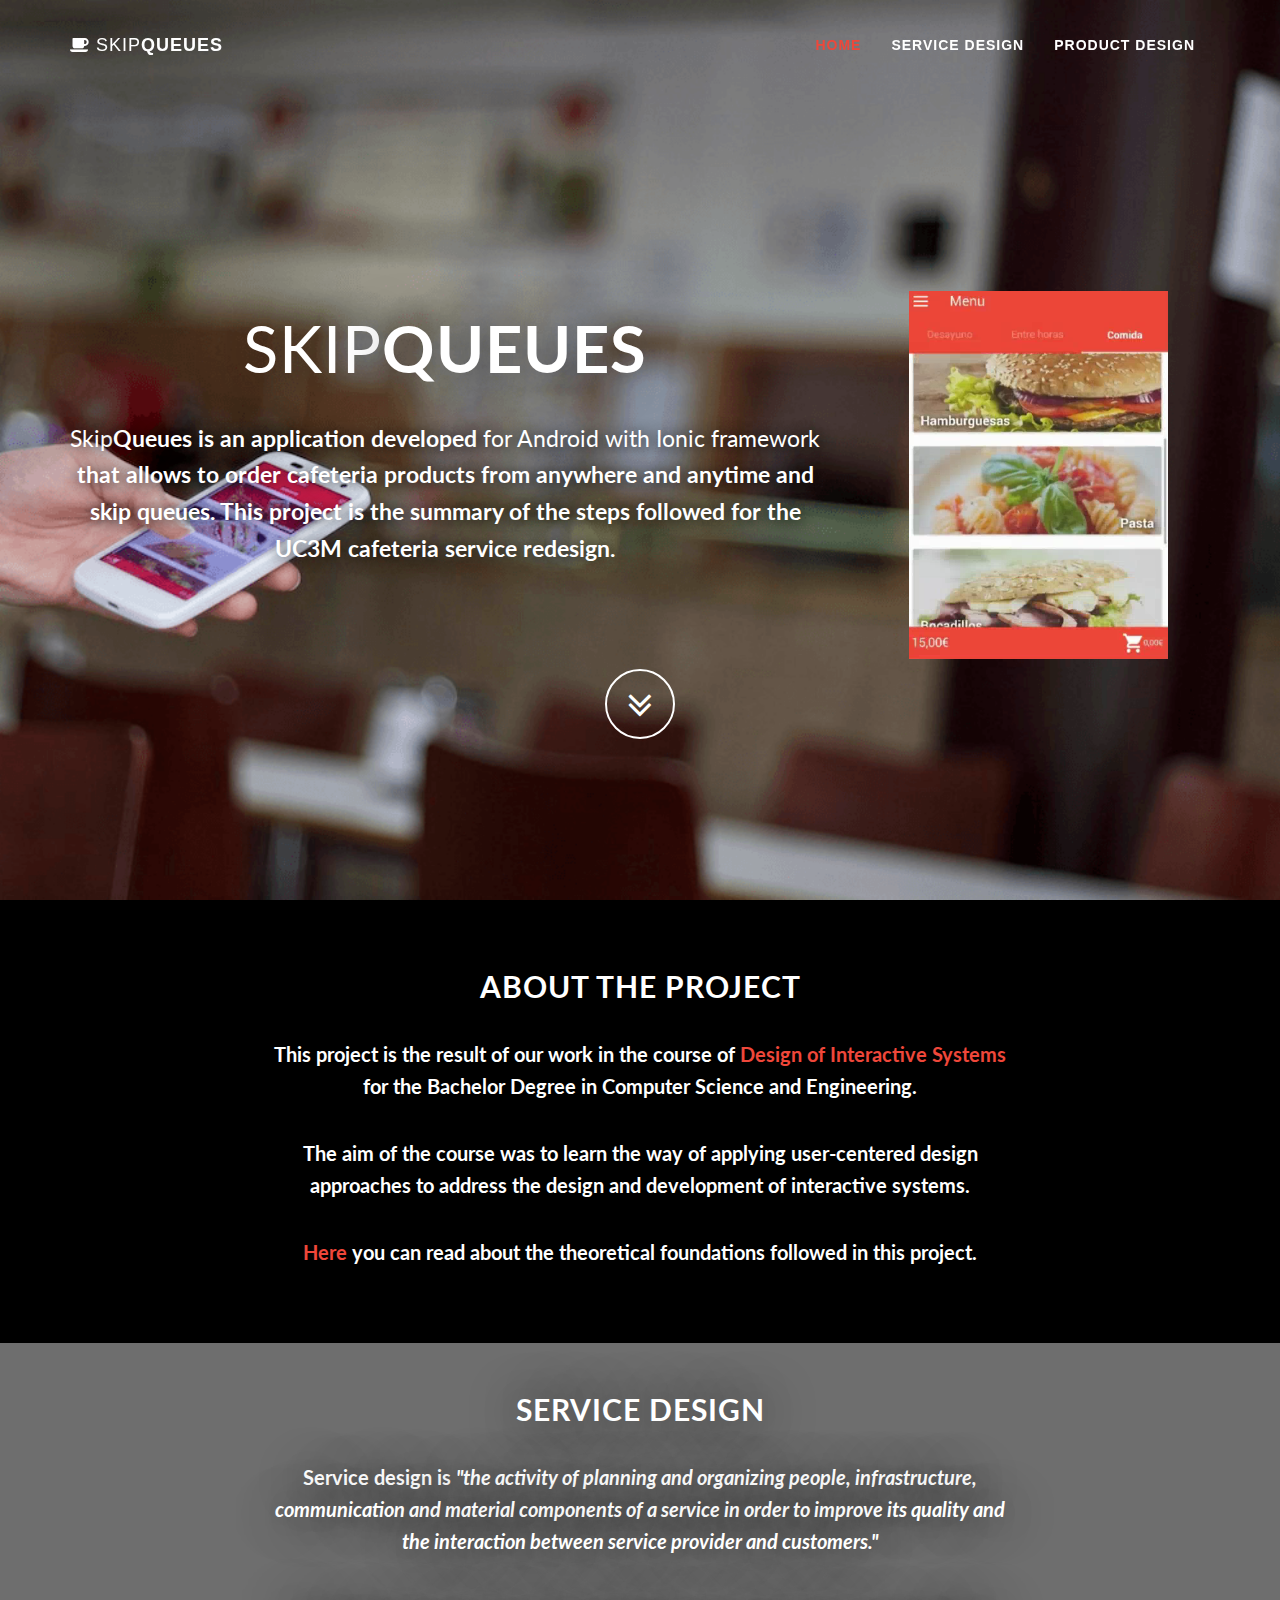
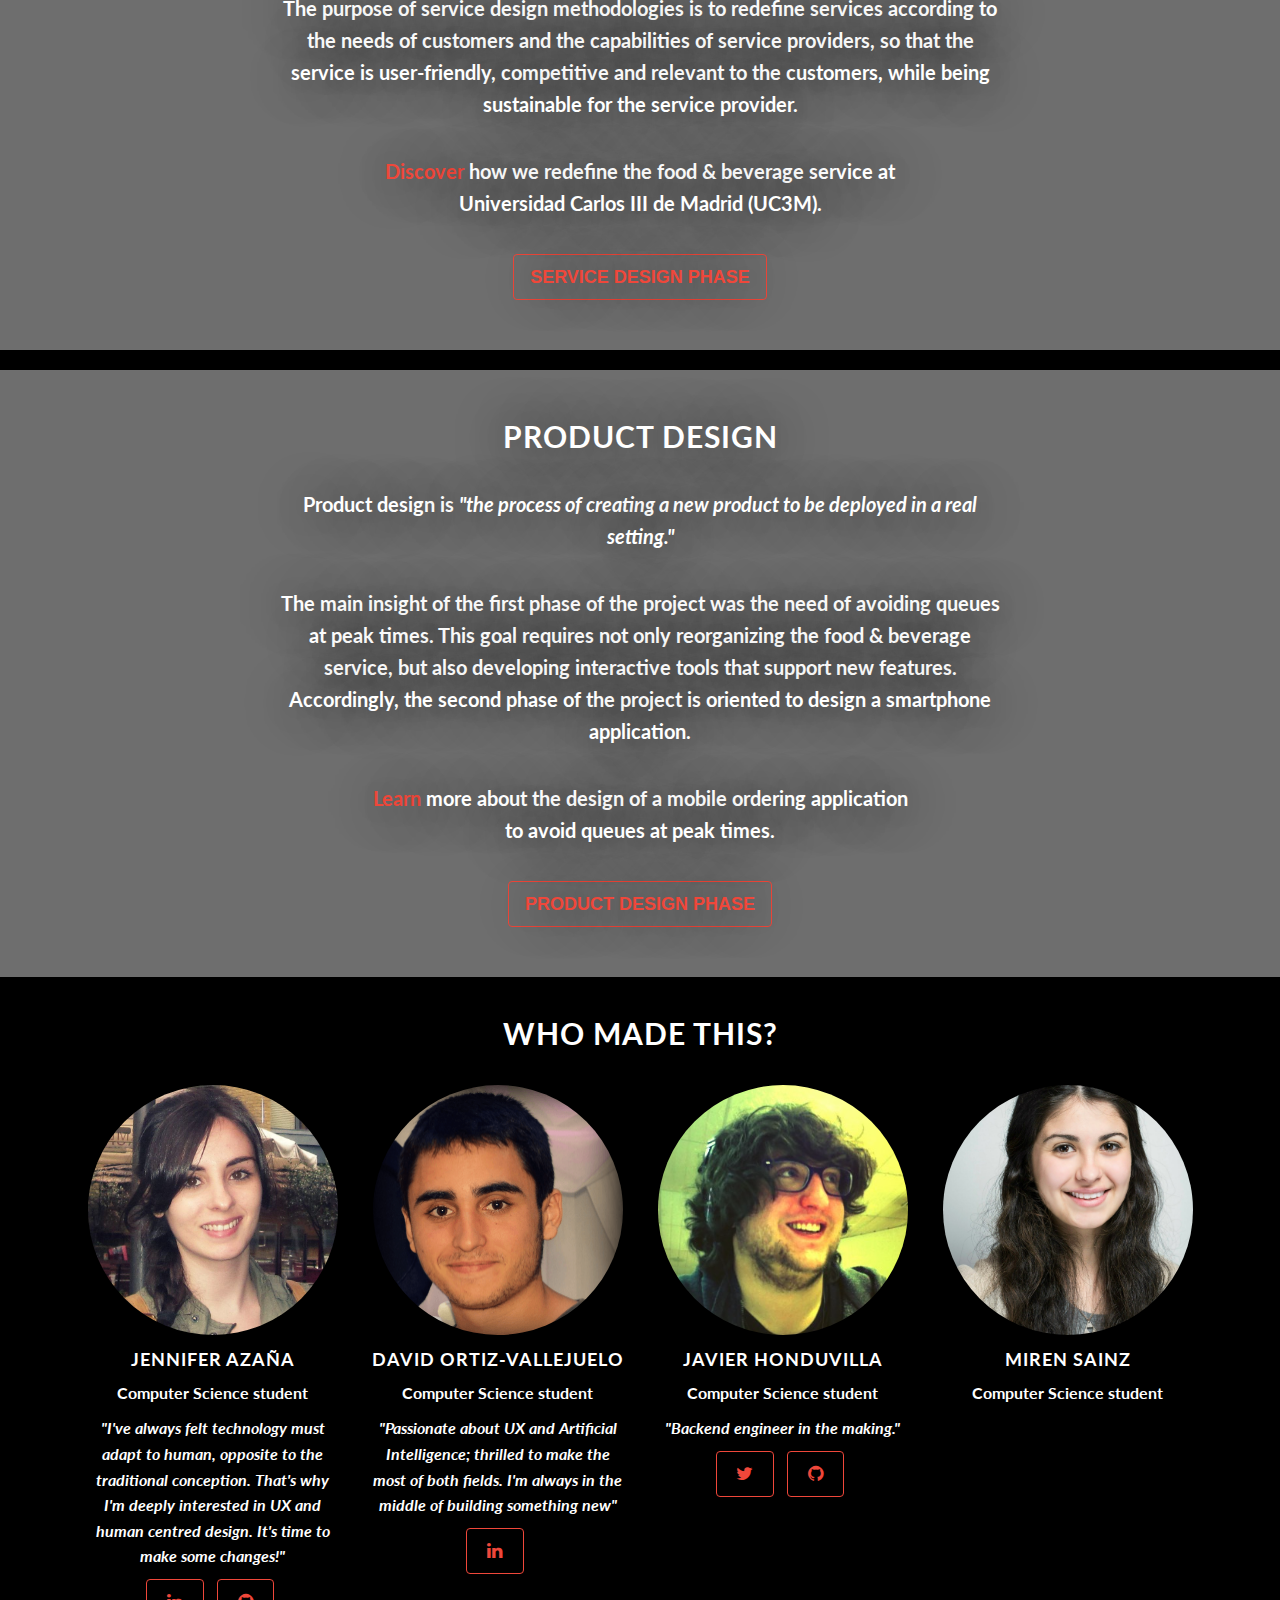
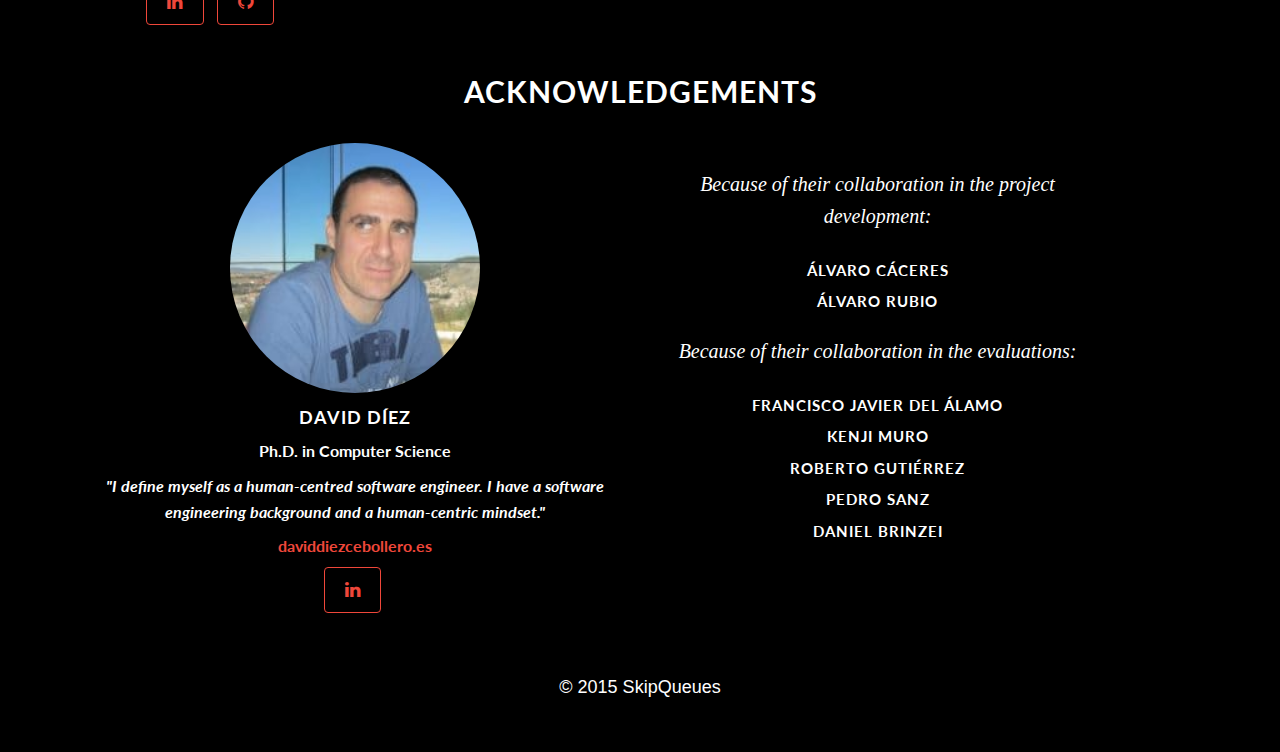
<file: index.html>
<!DOCTYPE html>
<html lang="en">
    <head>
        <script>
  (function(i,s,o,g,r,a,m){i['GoogleAnalyticsObject']=r;i[r]=i[r]||function(){
  (i[r].q=i[r].q||[]).push(arguments)},i[r].l=1*new Date();a=s.createElement(o),
  m=s.getElementsByTagName(o)[0];a.async=1;a.src=g;m.parentNode.insertBefore(a,m)
  })(window,document,'script','//www.google-analytics.com/analytics.js','ga');

  ga('create', 'UA-68883515-1', 'auto');
  ga('send', 'pageview');

</script>
        <meta charset="utf-8">
        <meta http-equiv="X-UA-Compatible" content="IE=edge">
        <meta name="viewport" content="width=device-width, initial-scale=1">
        <meta name="description" content="">
        <meta name="author" content="">
    
        <title>SkipQueues</title>
        <link rel="shortcut icon" type="image/x-icon" href="./img/coffee.ico" />
        <!-- Bootstrap Core CSS -->
        <link href="css/bootstrap.min.css" rel="stylesheet">
        <!-- Custom CSS -->
        <link href="css/grayscale.css" rel="stylesheet">
        <!-- Custom Fonts -->
        <link href="font-awesome/css/font-awesome.min.css" rel="stylesheet" type="text/css">
        
        <link href="http://fonts.googleapis.com/css?family=Lato:300,400,700,300italic,400italic,700italic" rel="stylesheet" type="text/css">
    
        <!-- HTML5 Shim and Respond.js IE8 support of HTML5 elements and media queries -->
        <!-- WARNING: Respond.js doesn't work if you view the page via file:// -->
        <!--[if lt IE 9]>
            <script src="https://oss.maxcdn.com/libs/html5shiv/3.7.0/html5shiv.js"></script>
            <script src="https://oss.maxcdn.com/libs/respond.js/1.4.2/respond.min.js"></script>
        <![endif]-->
    </head>

    <body id="page-top" data-spy="scroll" data-target=".navbar-fixed-top">
    
        <!-- Navigation -->
        <nav class="navbar navbar-custom navbar-fixed-top" role="navigation">
            <div class="container">
                <div class="navbar-header">
                    <button type="button" class="navbar-toggle" data-toggle="collapse" data-target=".navbar-main-collapse">
                        <i class="fa fa-bars"></i>
                    </button>
                    <a class="navbar-brand page-scroll" href="#page-top">
                        <i class="fa fa-coffee"></i>  <span class="light">Skip</span>Queues
                    </a>
                </div>
    
                <!-- Collect the nav links, forms, and other content for toggling -->
                <div class="collapse navbar-collapse navbar-right navbar-main-collapse">
                    <ul class="nav navbar-nav">
                        <li >
                            <a style="color: rgb(239,71,58);" href="./index.html">Home</a>
                        </li>
                        <li>
                            <a  href="./service-design.html">Service design</a>
                        </li>
                        <li>
                            <a  href="./product-design.html">Product design</a>
                        </li>
                    </ul>
                </div>
                <!-- /.navbar-collapse -->
            </div>
            <!-- /.container -->
        </nav>
    
        <!-- Intro Header -->
        <header class="intro">
            <div class="intro-body">
                <div class="container">
                    <br class="visible-xs"><br class="visible-xs">
                    <div class="row">
                        <div class="col-md-8" id="headerIntro">
                            
                            <h1 class="brand-heading hidden-xs" id="titleIndex"><span class="light">Skip</span>Queues</h1>
                            <p class="intro-text" id="descriptionIndex" style="text-shadow: 1px 1px 15px rgba(0, 0, 0, 1);" >
                                <span class="light">Skip</span>Queues is an application developed <a href="http://ionicframework.com/" class="light" style="color:white;">for Android with Ionic framework</a> that allows to order cafeteria products from 
                                anywhere and anytime and skip queues. This project is the summary of the steps followed for the UC3M cafeteria service redesign.
                            </p>
                        </div>
                        <div class ="col-md-3 text-center">
                         <!-- <img class="img-responsive visible-xs" style=" margin: 0 auto; width:70%; height:auto;" src="img/appMenu.JPG" alt="">
                            <div class="div-for-video hidden-xs" id="videointro">
                                <video src="video/app2.mp4" id="glass" height="400px" autobuffer autoplay loop></video> 
                                
                            </div>-->
                            <div class="hidden-xs" style="margin-top:130px; height:368px; width:259px; overflow: hidden;">
                                <video src="video/videoApp2.mp4" id="" height="400px" autobuffer autoplay loop muted></video> 
                            </div>
                        </div>
                    </div>
                    <div class="row">
                        <a href="#about" class="btn btn-circle page-scroll" id="buttonIntro">
                                <i class="fa fa-angle-double-down animated"></i>
                        </a>
                    </div>
                </div>
            </div>
        </header>
    
        <!-- About Section -->
        <section id="about" class="container content-section text-center">
            <div class="row">
                <div class="col-lg-8 col-lg-offset-2">
                    <h2 style="margin-top:30px;">About the project</h2>
                    <p>This project is the result of our work in the course of <a href="http://www3.uc3m.es/reina/Fichas/Idioma_2/218.13891.html">Design of Interactive Systems</a> for the Bachelor Degree in Computer Science and Engineering.</p>
                    <p>The aim of the course was to learn the way of applying user-centered design approaches to address the design and development of interactive systems.</p>
                    <p><a href="./process.html">Here</a> you can read about the theoretical foundations followed in this project.</p>
                </div>
            </div>
        </section>
    
        <!-- Download Section -->
        <section id="download" class="content-section text-center">
            <div class="download-section1 contrast">
                <div class="container">
                    <div class="col-lg-8 col-lg-offset-2">
                        <h2 style="text-shadow: 2px 2px 50px rgba(0, 0, 0, 0.9);">Service design</h2>
                        <p style="text-shadow: 2px 2px 50px rgba(0, 0, 0, 0.9);"><b>Service design</b> is <i>"the activity of planning and organizing people, infrastructure, communication and material components of a service in order to improve its quality and the interaction between service provider and customers."</i></p>
                        <p style="text-shadow: 2px 2px 50px rgba(0, 0, 0, 0.9);">The purpose of service design methodologies is to redefine services according to the needs of customers and the capabilities of service providers, so that the service is user-friendly, competitive and relevant to the customers, while being sustainable for the service provider.</p>
                        <p style="text-shadow: 2px 2px 50px rgba(0, 0, 0, 0.9);"><a href="./service-design.html">Discover</a> how we redefine the food & beverage service at <br>Universidad Carlos III de Madrid (UC3M).</p>
                        <a href="./service-design.html" class="btn btn-default btn-lg" style="text-shadow: 2px 2px 50px rgba(0, 0, 0, 0.9);">Service Design Phase</a>
                    </div>
                </div>
            </div>
            <br>
            <div class="download-section2">
                <div class="container contrast">
                    <div class="col-lg-8 col-lg-offset-2">
                        <h2 style="text-shadow: 2px 2px 50px rgba(0, 0, 0, 0.9);">Product design</h2>
                        <p style="text-shadow: 2px 2px 50px rgba(0, 0, 0, 0.9);"><b>Product design</b> is <i>"the process of creating a new product to be deployed in a real setting."</i></p>
                        <p style="text-shadow: 2px 2px 50px rgba(0, 0, 0, 0.9);">The main insight of the first phase of the project was the need of avoiding queues at peak times. This goal requires not only reorganizing the food & beverage service, but also developing interactive tools that support new features. Accordingly, the second phase of the project is oriented to design a smartphone application.</p>
                        <p style="text-shadow: 2px 2px 50px rgba(0, 0, 0, 0.9);"><a href="./product-design.html">Learn</a> more about the design of a mobile ordering application <br>to avoid queues at peak times.</p>
                        <a href="./product-design.html" class="btn btn-default btn-lg" style="text-shadow: 2px 2px 50px rgba(0, 0, 0, 0.9);">Product Design Phase</a>
                    </div>
                </div>
            </div>
        </section>
    
        <!-- Contact Section -->
        <section id="contact" class="container content-section text-center">
            <div class="row">
                <div class="col-lg-12">
                    <h2>Who made this?</h2>
                    
                    <div class="col-lg-3 col-md-6">
                        <img class="img-circle profile-img" src="img/contact/jenn.jpg" alt="">
                        <h4 style="margin-bottom:10px;margin-top:15px;">Jennifer Azaña</h4>
                        <p style="font-size:16px; margin-bottom:10px;">Computer Science student </p>
                        <p style="font-size:16px; font-style:italic; margin-bottom:10px;">"I've always felt technology must adapt to human, opposite to the traditional conception. That's why I'm deeply interested in UX and human centred design. It's time to make some changes!"</p>
                        <ul class="list-inline banner-social-buttons">
                            <li>
                                <a href="https://www.linkedin.com/pub/jennifer-aza%C3%B1a-p%C3%A9rez/b5/9b3/256/en" class="btn btn-default btn-lg"><i class="fa fa-linkedin fa-fw"></i> </a>
                            </li>
                            <li>
                                <a href="https://github.com/jenniferAz" class="btn btn-default btn-lg"><i class="fa fa-github fa-fw"></i> </a>
                            </li>
                        </ul>
                    </div>
                    <div class="col-lg-3 col-md-6">
                        <img class="img-circle profile-img" src="img/contact/david.jpg" alt="">
                        <h4 style="margin-bottom:10px;margin-top:15px;">David Ortiz-Vallejuelo</h4>
                        <p style="font-size:16px; margin-bottom:10px;">Computer Science student</p>
                        <p style="font-size:16px; font-style:italic; margin-bottom:10px;">"Passionate about UX and Artificial Intelligence; thrilled to make the most of both fields. I'm always in the middle of building something new"</p>
                        <ul class="list-inline banner-social-buttons">
                            <li>
                                <a href="https://es.linkedin.com/pub/david-ortiz-vallejuelo/b2/77/5bb/en" class="btn btn-default btn-lg"><i class="fa fa-linkedin fa-fw"></i> </a>
                            </li>
                        </ul>
                        <br class="hidden-lg visible-md"> <br class="hidden-lg visible-md"> <br class="hidden-lg visible-md"> 
                    </div>
                    
                    <div class="col-lg-3 col-md-6">
                        <img class="img-circle profile-img" src="img/contact/javier.jpg" alt="">
                        <h4 style="margin-bottom:10px;margin-top:15px;">Javier Honduvilla</h4>
                        <p style="font-size:16px; margin-bottom:10px;">Computer Science student</p>
                        <p style="font-size:16px; font-style:italic; margin-bottom:10px;">"Backend engineer in the making."</p>
                        <ul class="list-inline banner-social-buttons">
                            <li>
                                <a href="https://twitter.com/javierhonduco" class="btn btn-default btn-lg"><i class="fa fa-twitter fa-fw"></i> </a>
                            </li>
                            <li>
                                <a href="https://github.com/javierhonduco" class="btn btn-default btn-lg"><i class="fa fa-github fa-fw"></i> </a>
                            </li>
                        </ul>
                    </div>
                    <div class="col-lg-3 col-md-6">
                        <img class="img-circle profile-img" src="img/contact/miren.jpg" style="height:250px; width:250px;" alt="">
                        <h4 style="margin-bottom:10px;margin-top:15px;">Miren Sainz</h4>
                        <p style="font-size:16px; margin-bottom:10px;">Computer Science student</p>
                        <ul class="list-inline banner-social-buttons">
                            <li>
                                <!--<a href="#" class="btn btn-default btn-lg"><i class="fa fa-linkedin fa-fw"></i> </a>-->
                            </li>
                        </ul>
                    </div>
                </div>
            </div>
        </section>

        <!-- Acknowledges Section -->
        <section id="contact" class="container content-section text-center">
            <div class="row">
                <div class="col-lg-12">
                    <h2 id="acknowledgments">Acknowledgements</h2>
                    
                    <div class="col-lg-6 col-md-6 ">
                        <img class="img-circle profile-img" src="img/contact/DavidDiez.jpg" alt="">
                        <h4 style="margin-bottom:10px;margin-top:15px;">David Díez</h4>
                        <p style="font-size:16px; margin-bottom:10px;">Ph.D. in Computer Science</p>
                        <p style="font-size:16px; font-style:italic; margin-bottom:10px;">"I define myself as a human-centred software engineer. I have a software engineering background and a human-centric mindset."</p>
                        <a style="font-size:16px; margin-bottom:15px;" href=http://daviddiezcebollero.es/>daviddiezcebollero.es</a>
                        <ul class="list-inline banner-social-buttons" style="margin-top:10px;">
                            <li>
                                <a href="https://www.linkedin.com/pub/david-d%C3%ADez-cebollero-phd-csm/a5/5b7/49b" class="btn btn-default btn-lg"><i class="fa fa-linkedin fa-fw"></i> </a>
                            </li>
                        </ul>
                    </div>
                    <div class="col-lg-5 col-md-5">
                        
                        <p style="font-size:20px; font-style:italic; margin-top:25px; margin-bottom:30px; font-weight:normal; font-family:Corbel;">Because of their collaboration in the project development:</p>
                        
                        <h4 style="font-size:15px; margin-bottom:10px;margin-top:15px;">Álvaro Cáceres</h4>
                    
                        <h4 style="font-size:15px; margin-bottom:10px;margin-top:15px;">Álvaro Rubio</h4>
                        
                        <p style="font-size:20px; font-style:italic; margin-top:25px; margin-bottom:30px; font-weight:normal; font-family:Corbel;">Because of their collaboration in the evaluations:</p>
                        
                        <h4 style="font-size:15px; margin-bottom:10px;margin-top:15px;">Francisco Javier del Álamo</h4>
                        
                        <h4 style="font-size:15px; margin-bottom:10px;margin-top:15px;">Kenji Muro</h4>
                        
                        <h4 style="font-size:15px; margin-bottom:10px;margin-top:15px;">Roberto Gutiérrez</h4>
                    
                        <h4 style="font-size:15px; margin-bottom:10px;margin-top:15px;">Pedro Sanz</h4>
                        
                        <h4 style="font-size:15px; margin-bottom:10px;margin-top:15px;">Daniel Brinzei</h4>
                        
                       
                    </div>
                </div>
            </div>
        </section>

        <!-- Footer -->
        <footer>
            <div class="container text-center">
                <p id="footerText">&copy; 2015 SkipQueues</p>
            </div>
        </footer>
    
        <!-- jQuery -->
        <script defer src="js/jquery.js"></script>
        <!-- Bootstrap Core JavaScript -->
        <script defer src="js/bootstrap.min.js"></script>
        <!-- Plugin JavaScript -->
        <script defer src="js/jquery.easing.min.js"></script>
        <!-- Google Maps API Key - Use your own API key to enable the map feature. More information on the Google Maps API can be found at https://developers.google.com/maps/ -->
        <!--<script defer type="text/javascript" src="https://maps.googleapis.com/maps/api/js?key=AIzaSyCRngKslUGJTlibkQ3FkfTxj3Xss1UlZDA&sensor=false"></script>-->
        <!-- Custom Theme JavaScript -->
        <script defer src="js/grayscale.js"></script>
        <script>
            /*var video = document.getElementById('glass');
            video.addEventListener('click',function(){
              video.play();
            },false);*/
            window.onload = function() {
                 var video = document.getElementById('glass');
                video.play();
            };
        </script>
    </body>
</html>
</file>
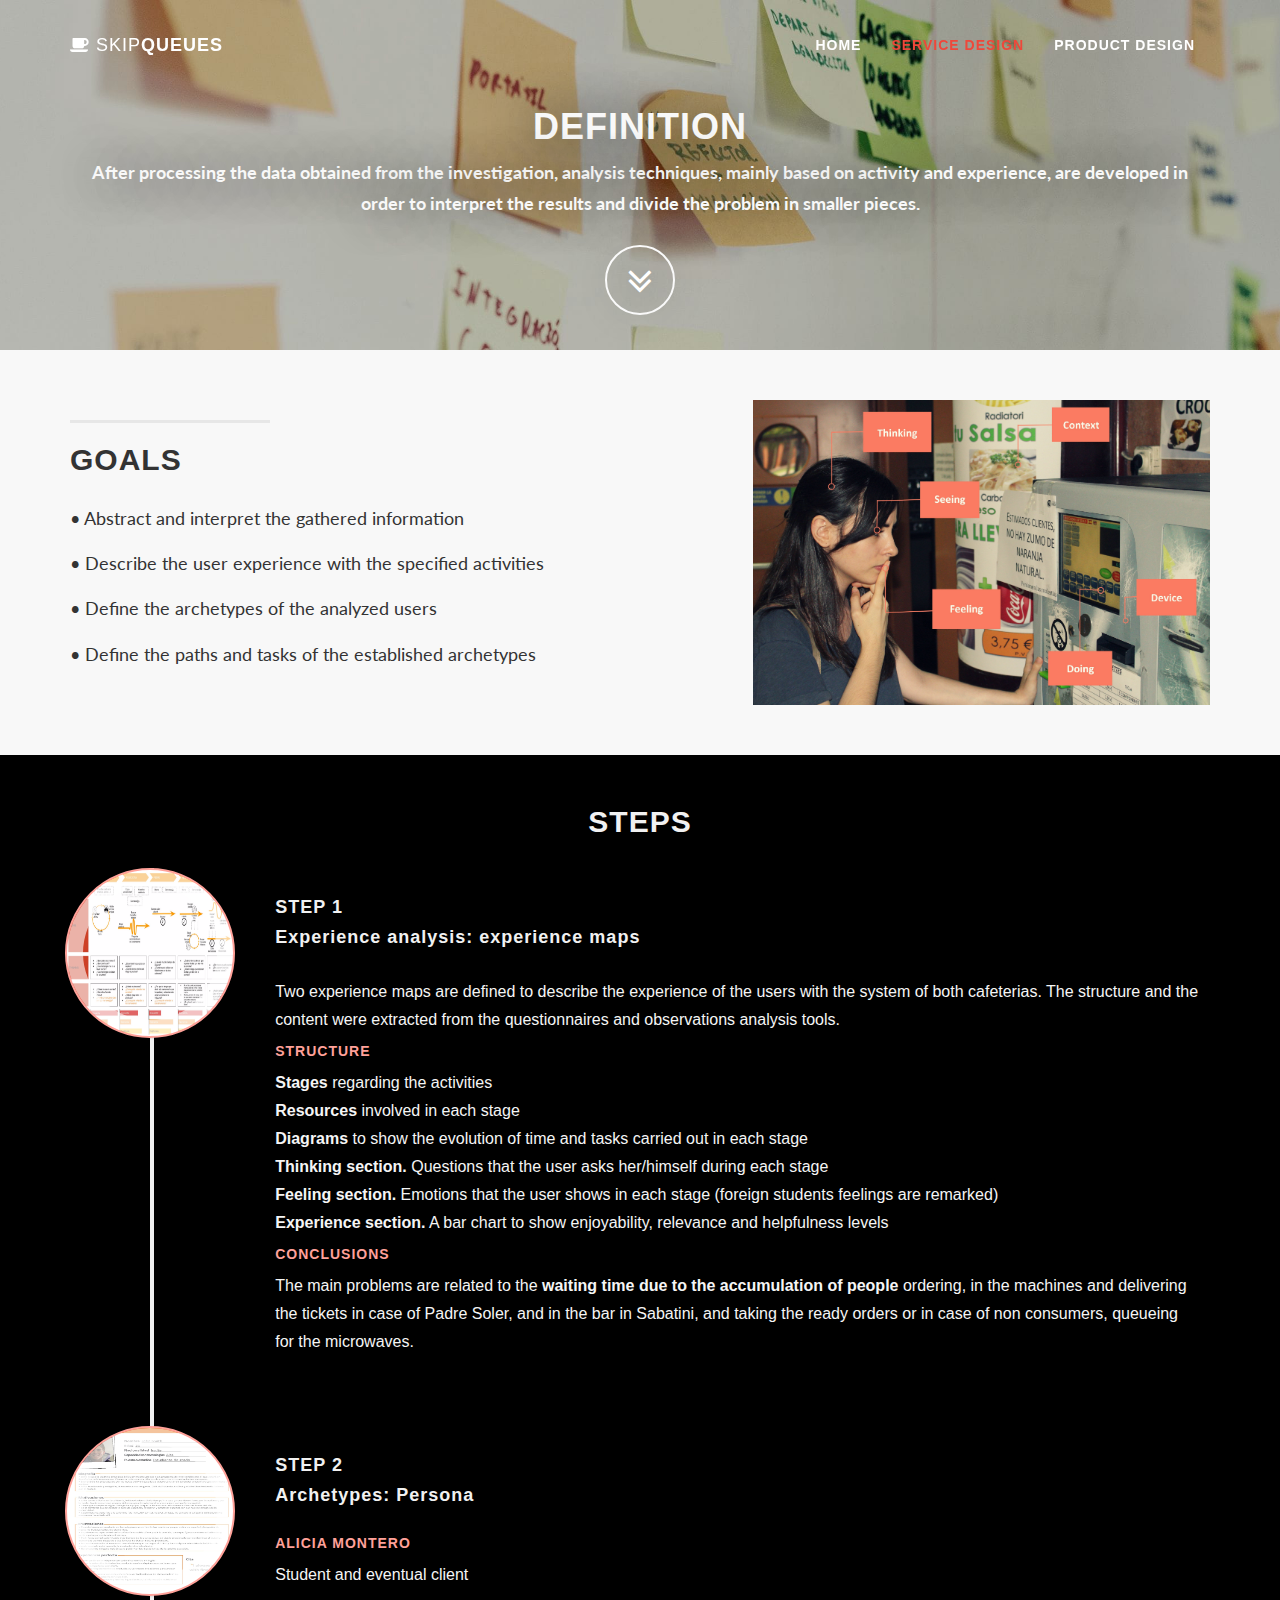
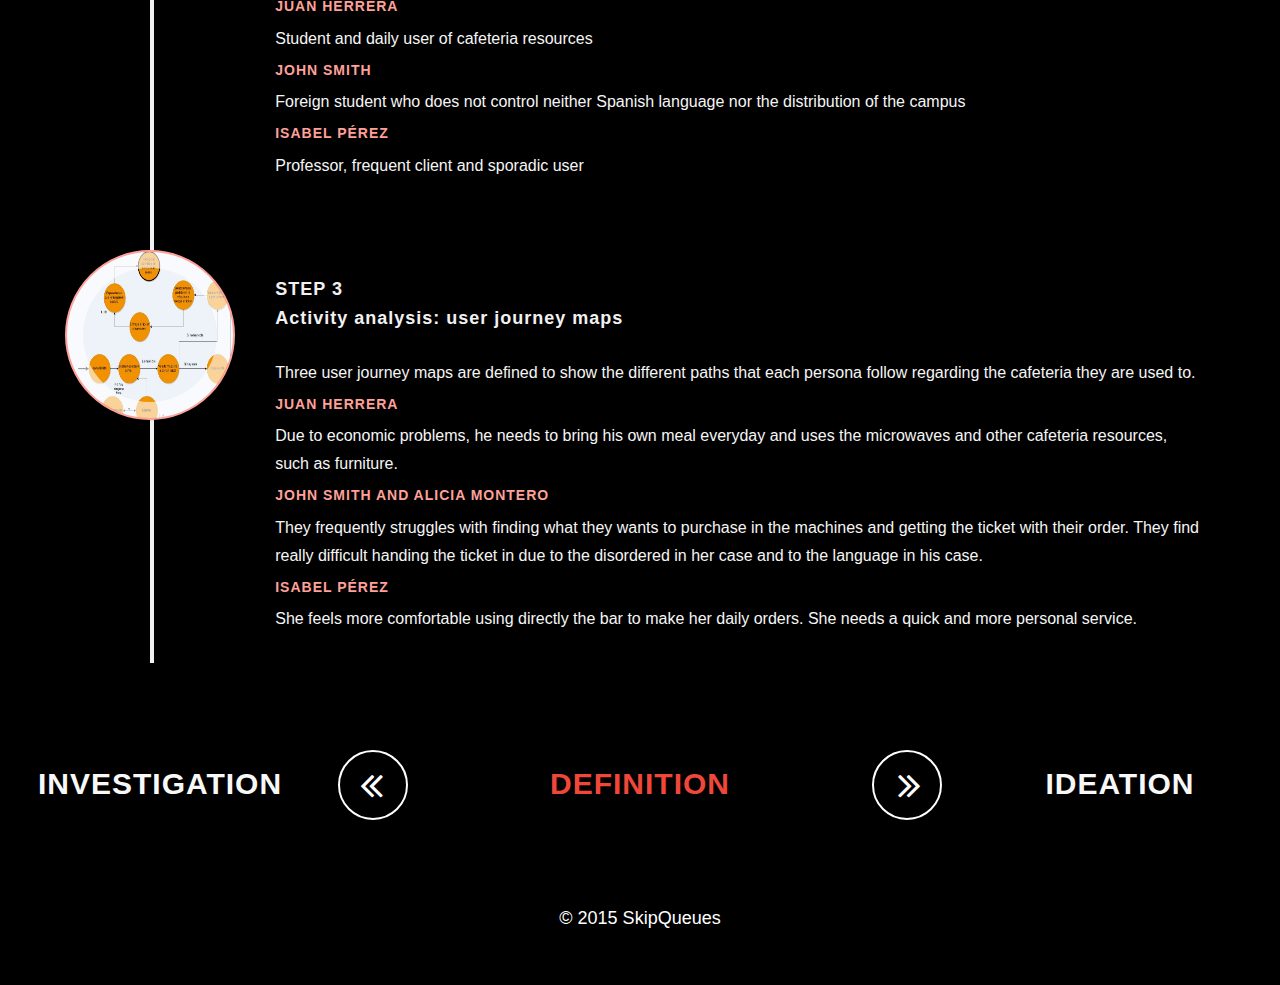
<file: definition.html>
<!DOCTYPE html>
<html lang="en">
<html lang="en">
    <head>
    
        <meta charset="utf-8">
        <meta http-equiv="X-UA-Compatible" content="IE=edge">
        <meta name="viewport" content="width=device-width, initial-scale=1">
        <meta name="description" content="">
        <meta name="author" content="">
    
         <title>SkipQueues - Definition</title>
         <link rel="shortcut icon" type="image/x-icon" href="./img/coffee.ico" />
    
        <!-- Bootstrap Core CSS -->
        <link href="css/bootstrap.min.css" rel="stylesheet">
        
        <!-- Custom CSS -->
        <link href="css/grayscale.css" rel="stylesheet">
    
        <!-- Custom CSS -->
        <link href="css/landing-page.css" rel="stylesheet">
         
        <!-- Custom CSS -->
        <link href="css/agency.css" rel="stylesheet">
        
         <!-- Circle hover CSS -->
        <link href="css/circle-hover.css" rel="stylesheet">
    
    
        <!-- Custom Fonts -->
        <link href="font-awesome/css/font-awesome.min.css" rel="stylesheet" type="text/css">
        <link href="http://fonts.googleapis.com/css?family=Lato:300,400,700,300italic,400italic,700italic" rel="stylesheet" type="text/css">
    
        <link href="css/bootstrap-modal-carousel.css" rel="stylesheet" />
        
        <!-- HTML5 Shim and Respond.js IE8 support of HTML5 elements and media queries -->
        <!-- WARNING: Respond.js doesn't work if you view the page via file:// -->
        <!--[if lt IE 9]>
            <script src="https://oss.maxcdn.com/libs/html5shiv/3.7.0/html5shiv.js"></script>
            <script src="https://oss.maxcdn.com/libs/respond.js/1.4.2/respond.min.js"></script>
        <![endif]-->
    
    </head>
    
    <body>
    
        <!-- Navigation -->
        <nav class="navbar navbar-custom navbar-fixed-top" role="navigation">
            <div class="container">
                <div class="navbar-header">
                    <button type="button" class="navbar-toggle" data-toggle="collapse" data-target=".navbar-main-collapse">
                        <i class="fa fa-bars"></i>
                    </button>
                    <a class="navbar-brand page-scroll" href="index.html">
                        <i class="fa fa-coffee"></i>  <span class="light">Skip</span>Queues
                    </a>
                </div>
    
                <!-- Collect the nav links, forms, and other content for toggling -->
                <div class="collapse navbar-collapse navbar-right navbar-main-collapse">
                    <ul class="nav navbar-nav">
                        <li >
                            <a href="./index.html">Home</a>
                        </li>
                        <li>
                            <a style="color: rgb(239,71,58);" href="./service-design.html">Service design</a>
                        </li>
                        <li>
                            <a  href="./product-design.html">Product design</a>
                        </li>
                    </ul>
                </div>
                <!-- /.navbar-collapse -->
            </div>
            <!-- /.container -->
        </nav>
    
    
        <!-- Header -->
        <a name="about"></a>
        <div class="intro-header2">
            <div class="container" style="height:250px;">
    
                <div class="row">
                    <div class="col-lg-12">
                        <div class="intro-message">
                            <h2 class="intro-message-title">Definition</h2>
                            <p id="headerDescription" >After processing the data obtained from the investigation, analysis techniques, mainly based on activity and experience, are developed in order to interpret the results and divide the problem in smaller pieces.</p>
                           
                            <div class="row">
                                <a href="#content" class="btn btn-circle page-scroll" id="btnIntro">
                                        <i class="fa fa-angle-double-down animated"></i>
                                </a>
                            </div>
                        </div>
                    </div>
                </div>
    
            </div>
            <!-- /.container -->
    
        </div>
        <!-- /.intro-header -->
    
        <!-- Page Content -->
    
    	<a  name="services"></a>
      
        <div class="content-section-a" id="content">
    
            <div class="container">
                
                <div class="row">
                    
                    <div class="col-lg-7 col-sm-6">
                        
                        <hr class="section-heading-spacer">
                        <div class="clearfix"></div>
                        <h2 class="section-heading">Goals</h2>
                        <p class="lead">•	Abstract and interpret the gathered information</p>
                        <p class="lead">•	Describe the user experience with the specified activities
                        <p class="lead">•	Define the archetypes of the analyzed users
                        <p class="lead">•	Define the paths and tasks of the established archetypes 
               
                    </div>
                    <div class="col-lg-5  col-sm-6" >
                        <img class="img-responsive" src="img/definition2.jpg" alt="">
                    </div>
                </div>
    
            </div>
            <!-- /.container -->
    
        </div>
        
        <!-- /.content-section-a -->
        
    
     <div class="content-section-a timelinePanel" id="content">
    
            <div class="container">
                <div class="row">
                    <div class="col-lg-12 text-center">
                        <h2 class="section-heading titlesTimeline" >Steps</h2>
                        
                    </div>
                </div>
                <div class="row" id="rowTimeline">
                    <div class="col-lg-12" >
                        <ul class="timeline" style="float:left; margin-left:0;">
                            <li class="timeline-inverted">
                                <div class="ch-item timeline-image definition-img-1 bola">
                        			<div class="ch-info">
                        			    <a href="" data-toggle="modal" data-target="#experience-map-modal">
                        				    <h3>Experience maps</h3>
                        				</a>
                        			</div>
                        		</div>
                                <div class="timeline-panel">
                                    <div class="timeline-heading">
                                        <h4 id="titlesTimeline2">Step 1</h4>
                                        <h4 id="titlesTimeline2" class="subheading">Experience analysis: experience maps</h4>
                                    </div>
                                    <div class="timeline-body">
                                        <p class="text-muted">Two experience maps are defined to describe the experience of the users with the system of both cafeterias. The structure and the content were extracted from the questionnaires and observations analysis tools.</p>
                                        <h5>Structure</h5>
                                         <p class="text-muted"><b>Stages </b>regarding the activities</p>
                                         <p class="text-muted"><b>Resources</b> involved in each stage</p>
                                         <p class="text-muted"><b>Diagrams</b> to show the evolution of time and tasks carried out in each stage</p>
                                         <p class="text-muted"><b>Thinking section. </b>Questions that the user asks her/himself during each stage</p>
                                         <p class="text-muted"><b>Feeling section.</b> Emotions that the user shows in each stage (foreign students feelings are remarked)</p>
                                         <p class="text-muted"><b>Experience section.</b> A bar chart to show enjoyability, relevance and helpfulness levels</p>
                                         <h5>Conclusions</h5>
                                         <p class="text-muted">The main problems are related to the <b>waiting time due to the accumulation of people</b> ordering, in the machines and delivering the tickets in case of Padre Soler, and in the bar in Sabatini, and taking the ready orders or in case of non consumers, queueing for the microwaves.</p>
                                    </div>
                                </div>
                            </li>
                            
                            <li class="timeline-inverted">
                                <div class="ch-item timeline-image definition-img-2 bola">
                        			<div class="ch-info">
                        			    <a href="" data-toggle="modal" data-target="#personas-modal">
                        				    <h3>Personas</h3>
                        				</a>
                        			</div>
                        		</div>
                                <div class="timeline-panel">
                                    <div class="timeline-heading">
                                        <h4 id="titlesTimeline2">Step 2</h4>
                                        <h4 id="titlesTimeline2" class="subheading">Archetypes: Persona</h4>
                                    </div>
                                    <div class="timeline-body">
                                         <h5>Alicia Montero</h5>
                                         <p class="text-muted">Student and eventual client</p>
                                         <h5>Juan Herrera</h5>
                                         <p class="text-muted">Student and daily user of cafeteria resources</p>
                                         <h5>John Smith</h5>
                                         <p class="text-muted">Foreign student who does not control neither Spanish language nor the distribution of the campus</p>
                                         <h5>Isabel Pérez</h5>
                                         <p class="text-muted">Professor, frequent client and sporadic user</p>
                                        
                                    </div>
                                </div>
                            </li>
                            
                            <li class="timeline-inverted">
                                <div class="ch-item timeline-image definition-img-3 bola">
                        			<div class="ch-info">
                        			    <a href="" data-toggle="modal" data-target="#user-journey-modal">
                        				    <h3>User journey maps</h3>
                        				</a>
                        			</div>
                        		</div>
                                <div class="timeline-panel">
                                    <div class="timeline-heading">
                                        <h4 id="titlesTimeline2">Step 3</h4>
                                        <h4 class="subheading" id="titlesTimeline2">Activity analysis: user journey maps</h4>
                                    </div>
                                    <div class="timeline-body">
                                       
                                         <p class="text-muted">Three user journey maps are defined to show the different paths that each persona follow regarding the cafeteria they are used to.
                                         
                                         <h5>Juan Herrera</h5>
                                         <p class="text-muted">Due to economic problems, he needs to bring his own meal everyday and uses the microwaves and other cafeteria resources, such as furniture.</p>
                                         <h5>John Smith and Alicia Montero</h5>
                                         <p class="text-muted">They frequently struggles with finding what they wants to purchase in the machines and getting the ticket with their order. They find really difficult handing the ticket in due to the disordered in her case and to the language in his case.</p>
                                         <h5>Isabel Pérez</h5>
                                         <p class="text-muted">She feels more comfortable using directly the bar to make her daily orders. She needs a quick and more personal service.</p>
                                    </div>
                                </div>
                            </li>
                            
                        </ul>
                    </div>
                </div>
            </div>
       </div>
        
        <!-- /.content-section-a -->
    
    	<a  name="contact"></a>
        <div class="banner" style="text-align:center;" id="definition">
    
            <div class="container" style="display: inline; vertical-align: middle;">
                
                <div class="row" style="text-align:center;margin-right:0px; margin-left:0px;" >
                  
                  <div class="col-lg-3 col-md-3 col-sm-4 col-xs-4" id="largerItem5" class="colbanner" style="display:table-cell; vertical-align:middle; padding:0px; text-align:-webkit-center;">       
                      <div style="height:97.5px; display: table-cell; vertical-align: middle;">
                          <h2 id="nextPhases">Investigation</h2>
                          <!--<p>To become familiar with the context and find out the current service problems, 
                          the users hierarchy and their expectations and needs, different research techniques are carried out.</p>-->
                      </div>
                      
                   </div>
                   <div class="col-lg-1 col-md-1 col-sm-1 col-xs-1" class="colbanner" id="buttonLeftLarger">    
                        <a href="investigation.html" class="btn btn-circle page-scroll" id="buttonLeft">
                          <i class="fa fa-angle-double-left animated"></i>
                        </a>
                       
                    </div>
                
                   <div class="col-lg-4 col-md-4 col-sm-3 col-xs-3" class="colbanner" id="largerItem4" style="display:table-cell; vertical-align:middle; padding:0px; text-align:-webkit-center;">       
                      <div style="height:97.5px; display: table-cell; vertical-align: middle;">
                          <h2 id="nextPhases" style="color: rgb(239,71,58);">Definition</h2>
                         
                      </div>
                      
                   </div>
                
                 <div class="col-lg-1 col-md-1 col-sm-1 col-xs-1" class="colbanner" id="buttonRightLarger">    
                        <a href="ideation.html" class="btn btn-circle page-scroll" id="buttonRight">
                          <i class="fa fa-angle-double-right animated"></i>
                        </a>
                       
                    </div>
                 
                   <div class="col-lg-3 col-lg-3 col-md-3 col-sm-3 col-xs-3" class="colbanner" style="display:table-cell; vertical-align:middle; padding:0px; text-align:-webkit-center;">       
                      <div style="height:97.5px; display: table-cell; vertical-align: middle;">
                          <h2 id="nextPhases">Ideation</h2>
                      </div>
                      <!--<p>When the problem was finally defined, we started to raise ideas leveraging various popular 
                      ideation techniques used in the service design world such as brainstorming and role-playing.</p>-->
                   </div>
                   
                  </div>
                </div>
               
                
                
    
            </div>
            <!-- /.container -->
    
        </div>
        <!-- /.banner -->
    
        <!-- Footer -->
        <footer>
            <div class="container text-center">
                <p id="footerText">&copy; 2015 SkipQueues</p>
            </div>
        </footer>
    
        <!-- jQuery -->
        <script src="js/jquery.js"></script>
    
        <!-- Bootstrap Core JavaScript -->
        <script src="js/bootstrap.min.js"></script>
        
        <!-- Plugin JavaScript -->
        <script src="js/jquery.easing.min.js"></script>
        
        <!-- Custom Theme JavaScript -->
        <script src="js/grayscale.js"></script>
    
    
    </body>
    
    <!-- Modal Experience map -->
        <div class="modal fade modal-fullscreen force-fullscreen" id="experience-map-modal" tabindex="-1" role="dialog" 
        aria-labelledby="myModalLabel" aria-hidden="true">
            <div class="modal-dialog modal-lg" role="document">
            <div class="modal-content" style="height:100%;">
              <div class="modal-header">
                <button type="button" class="close" data-dismiss="modal" aria-hidden="true">&times;</button>
                <h4 class="modal-title uc3m-modal" id="myModalLabel">Experience Maps</h4>
              </div>
              <div class="modal-body" style="margin-top:55px;">
            
                   <!-- Carousel Start-->
                    <div id="myCarousel2" class="carousel slide">
                        <!-- Carousel items -->
                        <div class="carousel-inner">
                            <div class="active item" style="text-align:center;">
                                
                               <h5 style="color:black; margin-top:10px;">Sabatini cafeteria</h5>
                               <div style="text-align:center; width:100%;">
                                <img src="img/pop/Experience Map Sabatini.jpg" class="responsive" style="width:100%;">
                               </div>
                            </div>
                            <div class="item" style="text-align:center;">
                                <h5 style="color:black; margin-top:10px;">Padre Soler cafeteria</h5>
                               <div style="text-align:center; width:100%;">
                                <img src="img/pop/Experience Map Padre Soler.jpg" class="responsive" style="width:100%;">
                               </div>
                              </div>
                           
                        </div>
                        <!-- Carousel nav -->
                        <a class="carousel-control left carouselCustomize" href="#myCarousel2" data-slide="prev">&lsaquo;</a>
                        <a class="carousel-control right carouselCustomize" href="#myCarousel2" data-slide="next">&rsaquo;</a>
                    </div>
                    <!-- Carousel End -->
                
                
              </div>
              
        
          
        </div>
      </div>
    </div>
    
    
    <!-- Modal Personas -->
       
    <div class="modal fade modal-fullscreen force-fullscreen" id="personas-modal" tabindex="-1" role="dialog" 
        aria-labelledby="myModalLabel" aria-hidden="true">
            <div class="modal-dialog modal-lg" role="document">
            <div class="modal-content" style="height:100%;">
              <div class="modal-header">
                <button type="button" class="close" data-dismiss="modal" aria-hidden="true">&times;</button>
                <h4 class="modal-title uc3m-modal" id="myModalLabel">Personas</h4>
              </div>
              <div class="modal-body" style="margin-top:55px;">
            
                   <!-- Carousel Start-->
                    <div id="myCarousel3" class="carousel slide">
                        <!-- Carousel items -->
                        <div class="carousel-inner">
                            <div class="active item" style="text-align:center;">
                                
                               <h5 style="color:black; margin-top:10px;">Alicia Montero</h5>
                               <div style="text-align:center; width:100%;">
                                <img src="img/pop/AliciaMontero.jpg" class="responsive" style="width:100%;">
                               </div>
                            </div>
                            <div class="item" style="text-align:center;">
                                <h5 style="color:black; margin-top:10px;">Juan Herrera</h5>
                               <div style="text-align:center; width:100%;">
                                <img src="img/pop/JuanHerrera.jpg" class="responsive" style="width:100%;">
                               </div>
                            </div>
                             <div class="item" style="text-align:center;">
                                <h5 style="color:black; margin-top:10px;">John Smith</h5>
                               <div style="text-align:center; width:100%;">
                                <img src="img/pop/JohnSmith.jpg" class="responsive" style="width:100%;">
                               </div>
                            </div>
                             <div class="item" style="text-align:center;">
                                <h5 style="color:black; margin-top:10px;">Isabel Pérez</h5>
                               <div style="text-align:center; width:100%;">
                                <img src="img/pop/IsabelPerez.jpg" class="responsive" style="width:100%;">
                               </div>
                            </div>
                           
                        </div>
                        <!-- Carousel nav -->
                        <a class="carousel-control left carouselCustomize" href="#myCarousel3" data-slide="prev">&lsaquo;</a>
                        <a class="carousel-control right carouselCustomize" href="#myCarousel3" data-slide="next">&rsaquo;</a>
                    </div>
                    <!-- Carousel End -->
                
                
              </div>
              
        
          
        </div>
      </div>
    </div>
    
    
    <!-- Modal User Journey -->
        
    <div class="modal fade" id="user-journey-modal" tabindex="-1" role="dialog" 
        aria-labelledby="myModalLabel" aria-hidden="true">
            <div class="modal-dialog modal-lg" role="document">
            <div class="modal-content">
              <div class="modal-header">
                <button type="button" class="close" data-dismiss="modal" aria-hidden="true">&times;</button>
                <h4 class="modal-title uc3m-modal" id="myModalLabel">User Journey Maps</h4>
              </div>
              <div class="modal-body">
            
                   <!-- Carousel Start-->
                    <div id="myCarousel4" class="carousel slide">
                        <!-- Carousel items -->
                        <div class="carousel-inner">
                            <div class="active item" style="text-align:center;">
                                
                               <h5 style="color:black; margin-top:10px;">Alicia Montero</h5>
                               <div style="text-align:center; width:100%;">
                                <img src="img/pop/userjourneyAlicia.png" class="responsive" style="width:100%;">
                               </div>
                            </div>
                           
                             <div class="item" style="text-align:center;">
                                <h5 style="color:black; margin-top:10px;">John Smith</h5>
                               <div style="text-align:center; width:100%;">
                                <img src="img/pop/userjourneyJohn.png" class="responsive" style="width:100%;">
                               </div>
                            </div>
                             <div class="item" style="text-align:center;">
                                <h5 style="color:black; margin-top:10px;">Isabel Pérez</h5>
                               <div style="text-align:center; width:100%;">
                                <img src="img/pop/userjourneyIsabel.png" class="responsive" style="width:100%;">
                               </div>
                            </div>
                           
                        </div>
                        <!-- Carousel nav -->
                        <a class="carousel-control left carouselCustomize" href="#myCarousel4" data-slide="prev">&lsaquo;</a>
                        <a class="carousel-control right carouselCustomize" href="#myCarousel4" data-slide="next">&rsaquo;</a>
                    </div>
                    <!-- Carousel End -->
                
                
              </div>
              
        
          
        </div>
      </div>
    </div>
    
</html>
</file>
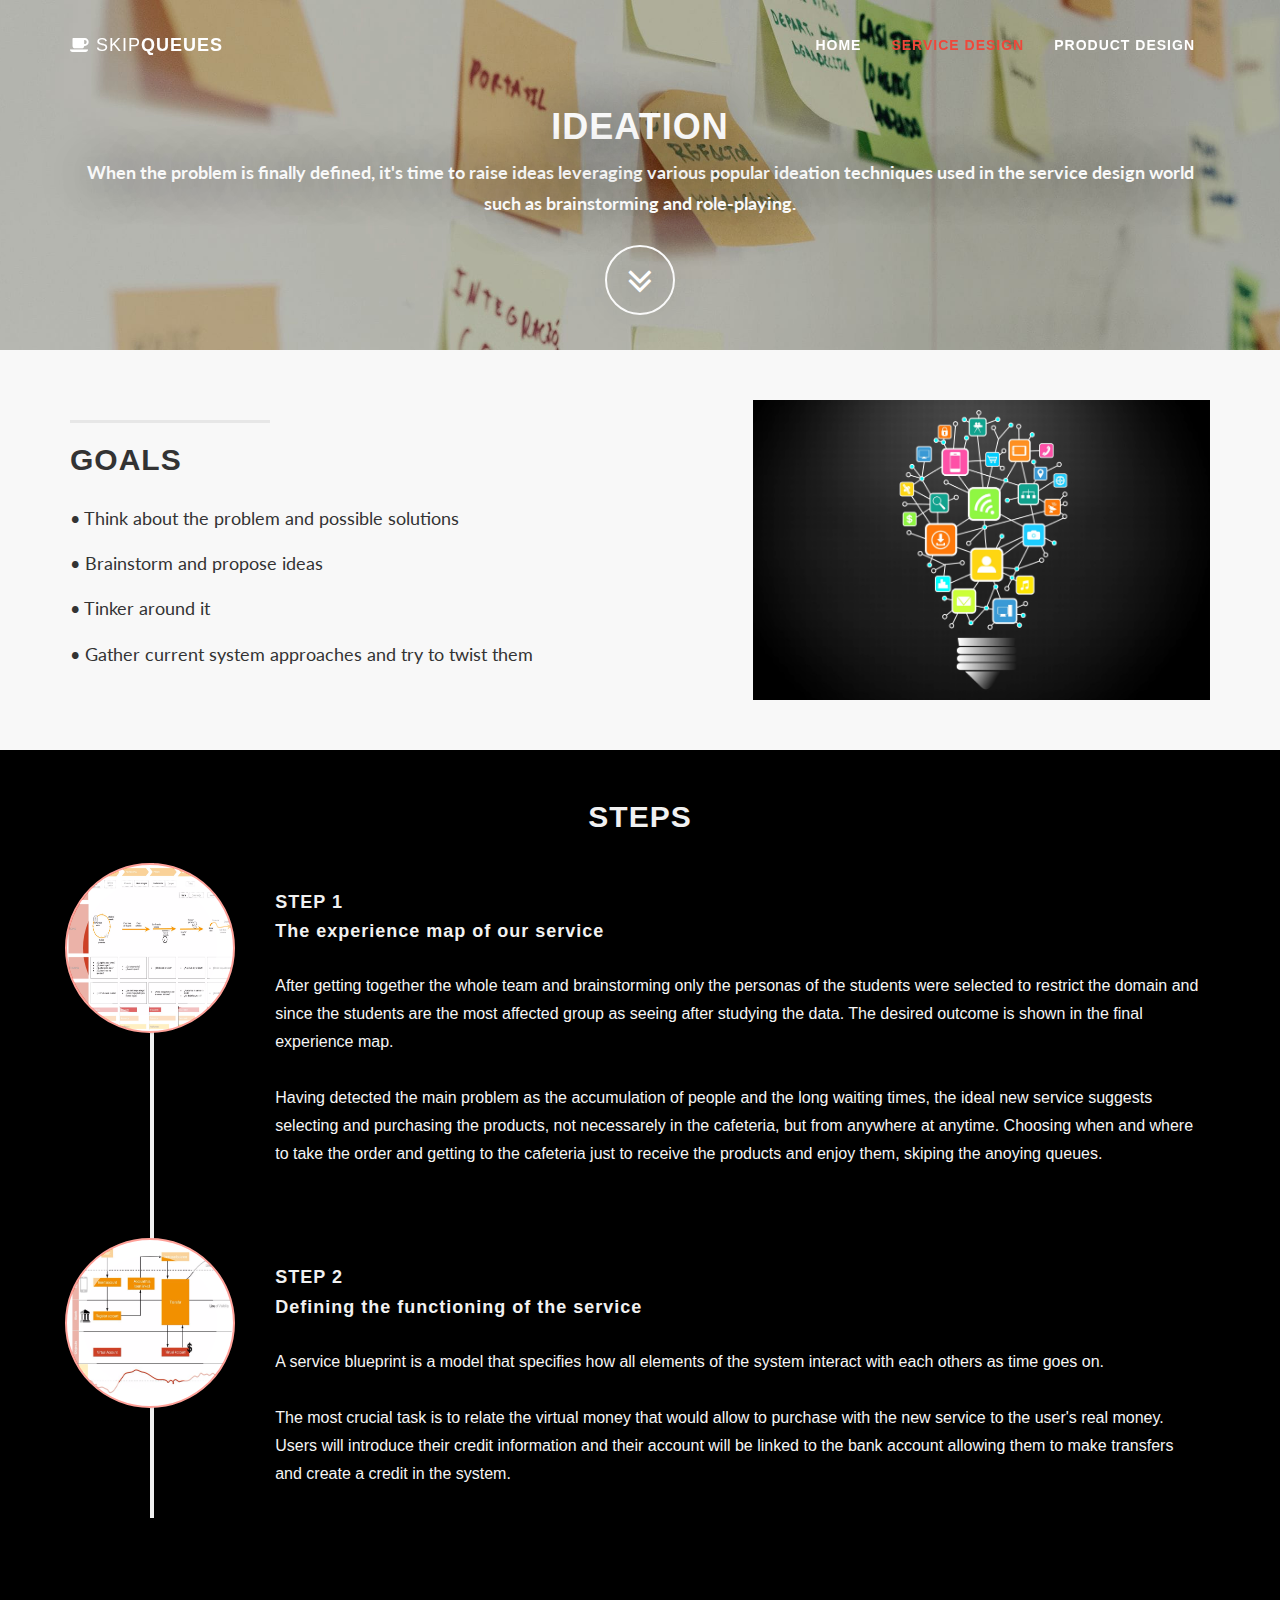
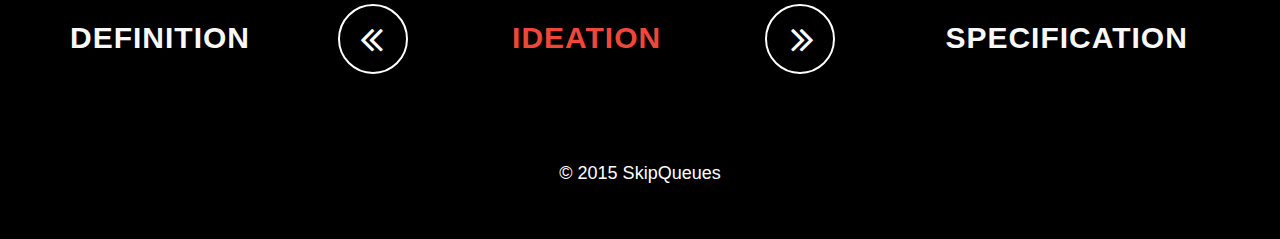
<file: ideation.html>
<!DOCTYPE html>
<html lang="en">
<html lang="en">
    <head>
    
        <meta charset="utf-8">
        <meta http-equiv="X-UA-Compatible" content="IE=edge">
        <meta name="viewport" content="width=device-width, initial-scale=1">
        <meta name="description" content="">
        <meta name="author" content="">
    
         <title>SkipQueues - Ideation</title>
         <link rel="shortcut icon" type="image/x-icon" href="./img/coffee.ico" />
 
          <!-- Bootstrap Core CSS -->
        <link href="css/bootstrap.min.css" rel="stylesheet">
        
        <!-- Custom CSS -->
        <link href="css/grayscale.css" rel="stylesheet">
    
        <!-- Custom CSS -->
        <link href="css/landing-page.css" rel="stylesheet">
         
        <!-- Custom CSS -->
        <link href="css/agency.css" rel="stylesheet">
    
    
        <!-- Circle hover CSS -->
        <link href="css/circle-hover.css" rel="stylesheet">
    
    
        <!-- Custom Fonts -->
        <link href="font-awesome/css/font-awesome.min.css" rel="stylesheet" type="text/css">
        <link href="http://fonts.googleapis.com/css?family=Lato:300,400,700,300italic,400italic,700italic" rel="stylesheet" type="text/css">
    
        <link href="css/bootstrap-modal-carousel.css" rel="stylesheet" />
        
        <!-- HTML5 Shim and Respond.js IE8 support of HTML5 elements and media queries -->
        <!-- WARNING: Respond.js doesn't work if you view the page via file:// -->
        <!--[if lt IE 9]>
            <script src="https://oss.maxcdn.com/libs/html5shiv/3.7.0/html5shiv.js"></script>
            <script src="https://oss.maxcdn.com/libs/respond.js/1.4.2/respond.min.js"></script>
        <![endif]-->
    
    </head>
    
    <body>
    
        <!-- Navigation -->
        <nav class="navbar navbar-custom navbar-fixed-top" role="navigation">
            <div class="container">
                <div class="navbar-header">
                    <button type="button" class="navbar-toggle" data-toggle="collapse" data-target=".navbar-main-collapse">
                        <i class="fa fa-bars"></i>
                    </button>
                    <a class="navbar-brand page-scroll" href="index.html">
                        <i class="fa fa-coffee"></i>  <span class="light">Skip</span>Queues
                    </a>
                </div>
    
                <!-- Collect the nav links, forms, and other content for toggling -->
                <div class="collapse navbar-collapse navbar-right navbar-main-collapse">
                    <ul class="nav navbar-nav">
                        <li >
                            <a href="./index.html">Home</a>
                        </li>
                        <li>
                            <a style="color: rgb(239,71,58);" href="./service-design.html">Service design</a>
                        </li>
                        <li>
                            <a  href="./product-design.html">Product design</a>
                        </li>
                    </ul>
                </div>
                <!-- /.navbar-collapse -->
            </div>
            <!-- /.container -->
        </nav>
    
    
        <!-- Header -->
        <a name="about"></a>
        <div class="intro-header2">
            <div class="container" style="height:250px;">
    
                <div class="row">
                    <div class="col-lg-12">
                        <div class="intro-message">
                            <h2 class="intro-message-title">Ideation</h2>
                            <p id="headerDescription" >When the problem is finally defined, it's time to raise ideas leveraging various popular ideation techniques used in the service design world such as brainstorming and role-playing.</p>
                           
                            <div class="row">
                                <a href="#content" class="btn btn-circle page-scroll">
                                        <i class="fa fa-angle-double-down animated"></i>
                                </a>
                            </div>
                        </div>
                    </div>
                </div>
    
            </div>
            <!-- /.container -->
    
        </div>
        <!-- /.intro-header -->
    
        <!-- Page Content -->
    
    	<a  name="services"></a>
      
        <div class="content-section-a" id="content">
    
            <div class="container">
                <div class="row">
                    <div class="col-lg-7 col-sm-6">
                        <hr class="section-heading-spacer">
                        <div class="clearfix"></div>
                        <h2 class="section-heading">Goals</h2>
                        <p class="lead">•	Think about the problem and possible solutions</p>
                        <p class="lead">•	Brainstorm and propose ideas
                        <p class="lead">•	Tinker around it
                        <p class="lead">•	Gather current system approaches and try to twist them
                        
                    </div>
                    <div class="col-lg-5  col-sm-6" >
                        <img class="img-responsive" src="img/ideation.jpg" alt="">
                    </div>
                </div>
    
            </div>
            <!-- /.container -->
    
        </div>
        
        <!-- /.content-section-a -->
        
    
     <div class="content-section-a timelinePanel" id="content">
    
            <div class="container">
                <div class="row">
                    <div class="col-lg-12 text-center">
                        <h2 class="section-heading titlesTimeline">Steps</h2>
                        
                    </div>
                </div>
                <div class="row" id="rowTimeline">
                    <div class="col-lg-12" >
                        <ul class="timeline" style="float:left; margin-left:0;">
                            <li class="timeline-inverted">
                                <div class="ch-item timeline-image ideation-img-1 bola">
                        			<div class="ch-info">
                        			    <a href="" data-toggle="modal" data-target="#experience-map2-modal">
                        				    <h3>Experience map</h3>
                        				</a>
                        			</div>
                        		</div>
                                <div class="timeline-panel">
                                    <div class="timeline-heading">
                                        <h4 id="titlesTimeline2">Step 1</h4>
                                        <h4 class="subheading" id="titlesTimeline2">The experience map of our service</h4>
                                    </div>
                                    <div class="timeline-body">
                                        <p class="text-muted">
                                            After getting together the whole team and brainstorming only the personas of the students were selected to restrict the domain and since the students are the most affected group as seeing after studying the data. The desired outcome is shown in the final experience map.<br><br>
                                            Having detected the main problem as the accumulation of people and the long waiting times, the ideal new service suggests selecting and purchasing the products, not necessarely in the cafeteria, but from anywhere at anytime. Choosing when and where to take the order and getting to the cafeteria just to receive the products and enjoy them, skiping the anoying queues.
                                        </p>
                                    </div>
                                </div>
                            </li>
                            
                            <li class="timeline-inverted">
                                <div class="ch-item timeline-image ideation-img-2 bola">
                        			<div class="ch-info">
                        			    <a href="" data-toggle="modal" data-target="#blueprint-modal">
                        				    <h3>Service blueprint</h3>
                        				</a>
                        			</div>
                        		</div>
                                <div class="timeline-panel">
                                    <div class="timeline-heading">
                                        <h4 id="titlesTimeline2">Step 2</h4>
                                        <h4 class="subheading" id="titlesTimeline2">Defining the functioning of the service</h4>
                                    </div>
                                    <div class="timeline-body">
                                        <p class="text-muted">A service blueprint is a model that specifies how all elements of the system interact with each others as time goes on.<br><br>
                                            The most crucial task is to relate the virtual money that would allow to purchase with the new service to the user's real money. Users will introduce their credit information and their account will be linked to the bank account allowing them to make transfers and create a credit in the system. 
                                        </p>
                                    </div>
                                </div>
                            </li>
                        </ul>
                    </div>
                </div>
            </div>
       </div>
        
        <!-- /.content-section-a -->
    
    	<a  name="contact"></a>
<div class="banner" style="text-align:center;" id="definition">
    
            <div class="container" style="display: inline; vertical-align: middle;">
                <div class="row" id="rowbanner" style="text-align:center;margin-right:0px; margin-left:0px;" >
                  <div class="col-lg-3 col-md-3 col-sm-3 col-xs-2" id="largerItem" class="colbanner" style="display:table-cell; vertical-align:middle; padding:0px; text-align:-webkit-center;">       
                      <div style="height:97.5px; display: table-cell; vertical-align: middle;">
                          <h2 id="nextPhases">Definition</h2>
                          <!--<p>To become familiar with the context and find out the current service problems, 
                          the users hierarchy and their expectations and needs, different research techniques are carried out.</p>-->
                      </div>
                      
                   </div>
                   <div class="col-lg-1 col-md-1 col-sm-1 col-xs-2" class="colbanner" id="buttonLeftLarger">    
                        <a href="definition.html" class="btn btn-circle page-scroll" id="buttonLeft">
                          <i class="fa fa-angle-double-left animated"></i>
                        </a>
                       
                    </div>
                
                   <div class="col-lg-3 col-md-3 col-sm-3 col-xs-2" class="colbanner" style="display:table-cell; vertical-align:middle; padding:0px; text-align:-webkit-center;">       
                      <div style="height:97.5px; display: table-cell; vertical-align: middle;">
                          <h2 id="nextPhases" style="color: rgb(239,71,58);">Ideation</h2>
                           
                      </div>
                      
                   </div>
                
                 <div class="col-lg-1 col-md-1 col-sm-1 col-xs-2" class="colbanner" id="buttonRightLarger">    
                        <a href="specification.html" class="btn btn-circle page-scroll" id="buttonRight">
                          <i class="fa fa-angle-double-right animated"></i>
                        </a>
                       
                    </div>
                 
                   <div class="col-lg-4 col-md-4 col-sm-4 col-xs-3" class="colbanner" style="display:table-cell; vertical-align:middle; padding:0px; text-align:-webkit-center;">       
                      <div style="height:97.5px; display: table-cell; vertical-align: middle;">
                          <h2 id="nextPhases">Specification</h2>
                      </div>
                      <!--<p>When the problem was finally defined, we started to raise ideas leveraging various popular 
                      ideation techniques used in the service design world such as brainstorming and role-playing.</p>-->
                   </div>
                   
                  </div>
                </div>
               
                
                
    
            </div>
            <!-- /.container -->
    
        </div>
        <!-- /.banner -->
    
        <!-- Footer -->
        <footer>
            <div class="container text-center">
                <p id="footerText">&copy; 2015 SkipQueues</p>
            </div>
        </footer>
    
        <!-- jQuery -->
        <script src="js/jquery.js"></script>
    
        <!-- Bootstrap Core JavaScript -->
        <script src="js/bootstrap.min.js"></script>
        
        <!-- Plugin JavaScript -->
        <script src="js/jquery.easing.min.js"></script>
        
        <!-- Custom Theme JavaScript -->
        <script src="js/grayscale.js"></script>
    
    
    </body>
    
    <!-- Modal Experience map -->
        <div class="modal fade modal-fullscreen force-fullscreen" id="experience-map2-modal" tabindex="-1" role="dialog" aria-labelledby="myModalLabel">
            <div class="modal-dialog modal-lg" role="document">
        <div class="modal-content" style="height:100%;">
          <div class="modal-header">
            <button type="button" class="close" data-dismiss="modal" aria-label="Close"><span aria-hidden="true">&times;</span></button>
            <h4 class="modal-title uc3m-modal" id="myModalLabel">Final Experience Map</h4>
          </div>
          <div class="modal-body" style="margin-top:65px;">
            <img class="img-responsive" src="img/pop/ExperienceMapFINAL.jpg" class="responsive" style="width: 100%;">
          </div>
          
        </div>
      </div>
    </div>
    
    <!-- Modal Service Blueprint -->
        <div class="modal fade" id="blueprint-modal" tabindex="-1" role="dialog" aria-labelledby="myModalLabel">
            <div class="modal-dialog modal-lg" role="document">
        <div class="modal-content">
          <div class="modal-header">
            <button type="button" class="close" data-dismiss="modal" aria-label="Close"><span aria-hidden="true">&times;</span></button>
            <h4 class="modal-title uc3m-modal" id="myModalLabel">Service Blueprint</h4>
          </div>
          <div class="modal-body">
            <img class="img-responsive" src="img/pop/Service Blueprint.jpg" class="responsive" style="width: 100%;">
          </div>
         
        </div>
      </div>
    </div>
</html>
</file>
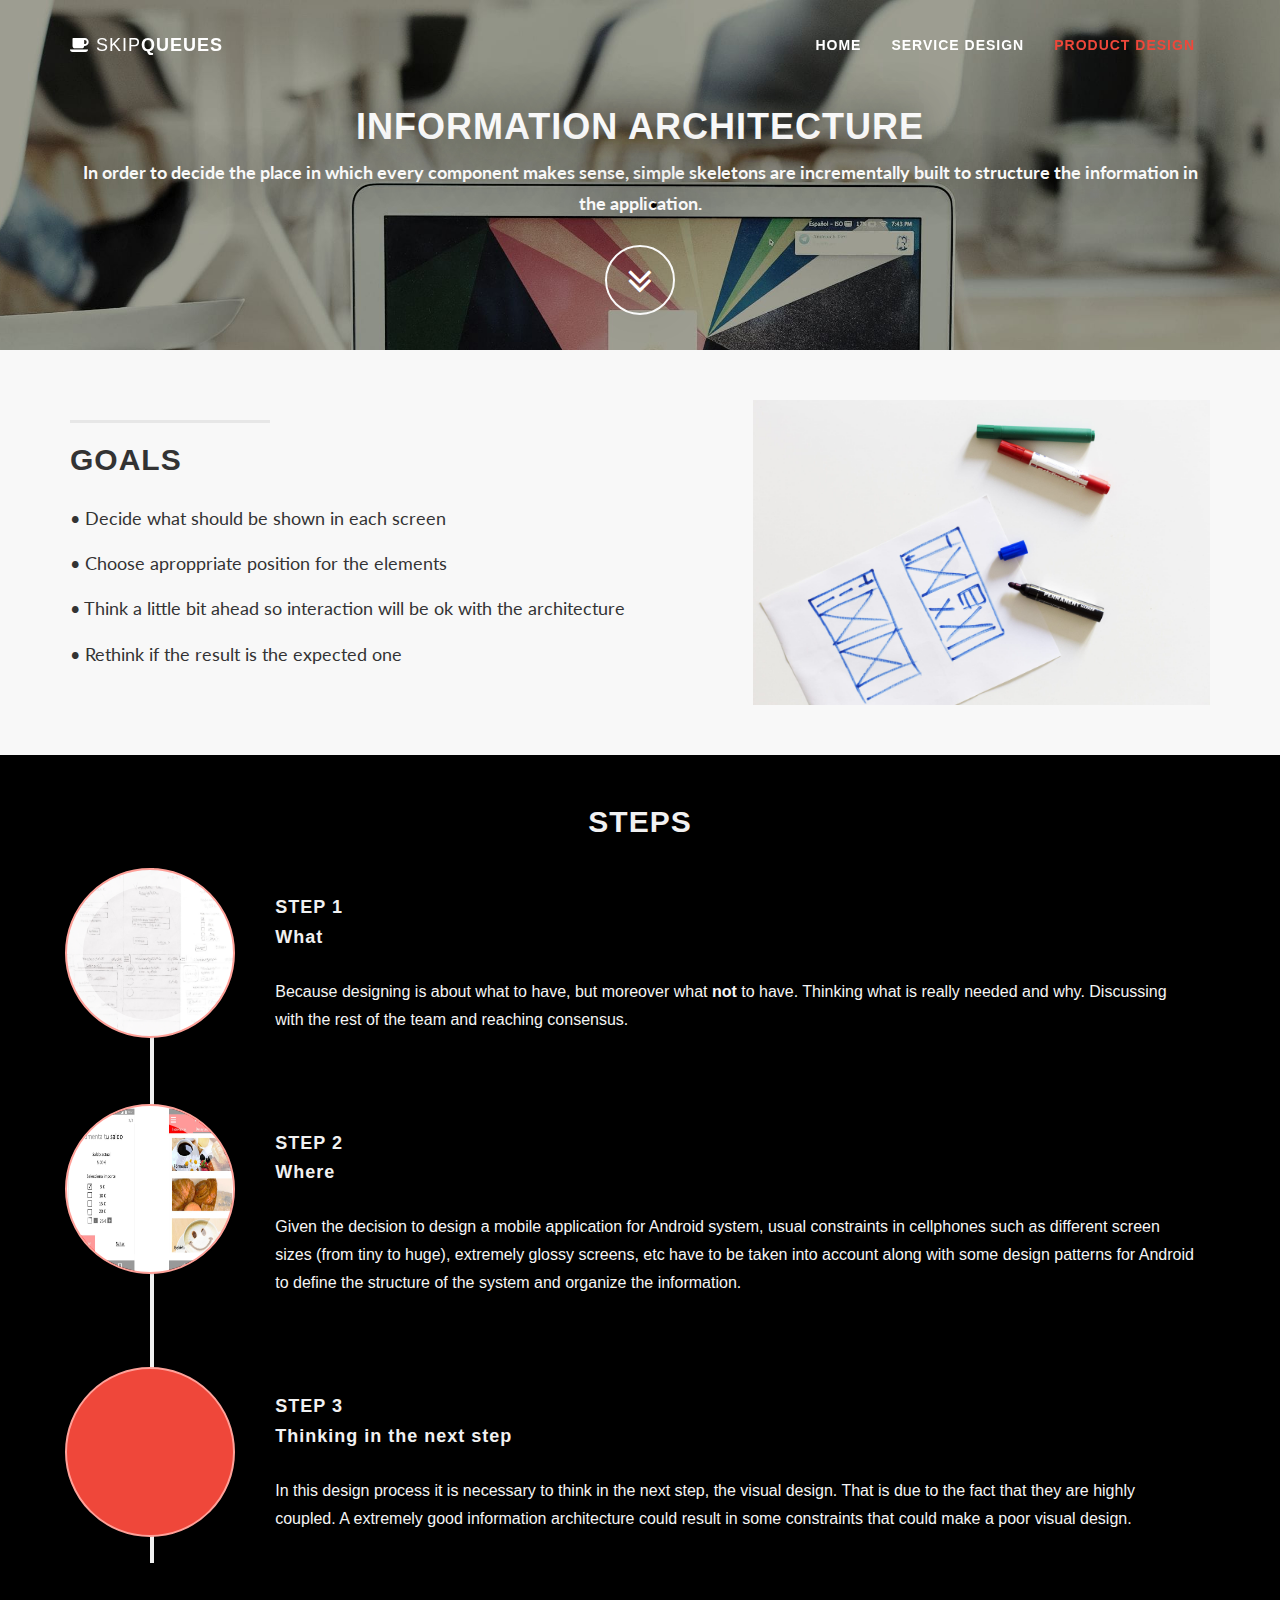
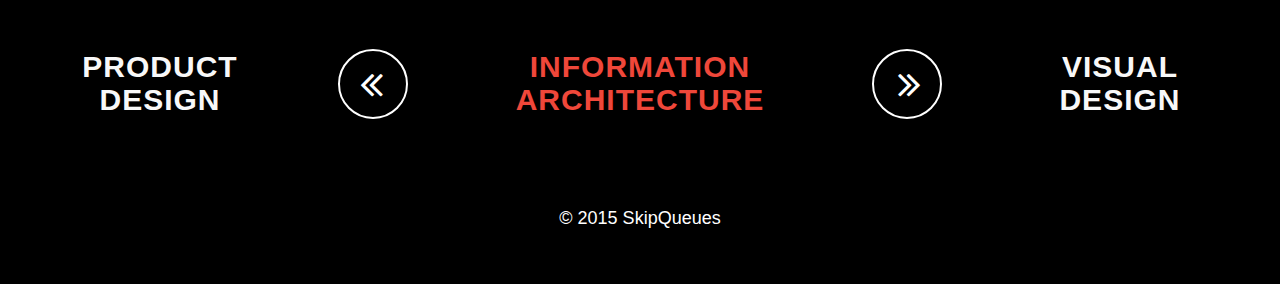
<file: information.html>
<!DOCTYPE html>
<html lang="en">
<html lang="en">
    <head>
    
        <meta charset="utf-8">
        <meta http-equiv="X-UA-Compatible" content="IE=edge">
        <meta name="viewport" content="width=device-width, initial-scale=1">
        <meta name="description" content="">
        <meta name="author" content="">
    
         <title>SkipQueues - Information architecture</title>
         
    
        <!-- Bootstrap Core CSS -->
        <link href="css/bootstrap.min.css" rel="stylesheet">
        
        <!-- Custom CSS -->
        <link href="css/grayscale.css" rel="stylesheet">
    
        <!-- Custom CSS -->
        <link href="css/landing-page.css" rel="stylesheet">
         
        <!-- Custom CSS -->
        <link href="css/agency.css" rel="stylesheet">
    
         
        
    
        <!-- Circle hover CSS -->
        <link href="css/circle-hover.css" rel="stylesheet">
        
        <!-- Custom Fonts -->
        <link href="font-awesome/css/font-awesome.min.css" rel="stylesheet" type="text/css">
        <link href="http://fonts.googleapis.com/css?family=Lato:300,400,700,300italic,400italic,700italic" rel="stylesheet" type="text/css">
    
    
        <link href="css/bootstrap-modal-carousel.css" rel="stylesheet" />

        <!-- HTML5 Shim and Respond.js IE8 support of HTML5 elements and media queries -->
        <!-- WARNING: Respond.js doesn't work if you view the page via file:// -->
        <!--[if lt IE 9]>
            <script src="https://oss.maxcdn.com/libs/html5shiv/3.7.0/html5shiv.js"></script>
            <script src="https://oss.maxcdn.com/libs/respond.js/1.4.2/respond.min.js"></script>
        <![endif]-->
    
    </head>
    
    <body>
    
        <!-- Navigation -->
        <nav class="navbar navbar-custom navbar-fixed-top" role="navigation">
            <div class="container">
                <div class="navbar-header">
                    <button type="button" class="navbar-toggle" data-toggle="collapse" data-target=".navbar-main-collapse">
                        <i class="fa fa-bars"></i>
                    </button>
                    <a class="navbar-brand page-scroll" href="index.html">
                        <i class="fa fa-coffee"></i>  <span class="light">Skip</span>Queues
                    </a>
                </div>
    
                <!-- Collect the nav links, forms, and other content for toggling -->
                <div class="collapse navbar-collapse navbar-right navbar-main-collapse">
                    <ul class="nav navbar-nav">
                        <li >
                            <a href="./index.html">Home</a>
                        </li>
                        <li>
                            <a  href="./service-design.html">Service design</a>
                        </li>
                        <li>
                            <a style="color: rgb(239,71,58);" href="./product-design.html">Product design</a>
                        </li>
                    </ul>
                </div>
                <!-- /.navbar-collapse -->
            </div>
            <!-- /.container -->
        </nav>
    
    
        <!-- Header -->
        <a name="about"></a>
        <div class="intro-header">
            <div class="container" style="height:250px;">
    
                <div class="row">
                    <div class="col-lg-12">
                        <div class="intro-message">
                            <h2 class="intro-message-title">Information architecture</h2>
                            <p id="headerDescription">In order to decide the place in which every component makes sense, simple skeletons are incrementally built to structure the information in the application.</p>
                           
                            <div class="row">
                                <a href="#content" class="btn btn-circle page-scroll">
                                        <i class="fa fa-angle-double-down animated"></i>
                                </a>
                            </div>
                        </div>
                    </div>
                </div>
    
            </div>
            <!-- /.container -->
    
        </div>
        <!-- /.intro-header -->
    
        <!-- Page Content -->
    
    	<a  name="services"></a>
      
        <div class="content-section-a" id="content">
    
            <div class="container">
                <div class="row">
                    <div class="col-lg-7 col-sm-6">
                        <hr class="section-heading-spacer">
                        <div class="clearfix"></div>
                        <h2 class="section-heading">Goals</h2>
                        <p class="lead">• Decide what should be shown in each screen</p>
                        <p class="lead">• Choose aproppriate position for the elements</p>
                        <p class="lead">• Think a little bit ahead so interaction will be ok with the architecture</p>
                        <p class="lead">• Rethink if the result is the expected one</p>
    
                        
                    </div>
                    <div class="col-lg-5  col-sm-6" >
                        <img class="img-responsive" src="img/artsy/mockup.jpg" alt="">
                    </div>
                </div>
    
            </div>
            <!-- /.container -->
    
        </div>
        
        <!-- /.content-section-a -->
        
    
     <div class="content-section-a timelinePanel" id="content">
    
            <div class="container">
                <div class="row">
                    <div class="col-lg-12 text-center">
                        <h2 class="section-heading titlesTimeline">Steps</h2>
                        
                    </div>
                </div>
                <div class="row" id="rowTimeline">
                    <div class="col-lg-12" >
                        <ul class="timeline" style="float:left; margin-left:0;">
                            <li class="timeline-inverted">
                                <div class="ch-item timeline-image information-img-1 bola">
                        			<div class="ch-info">
                        			    <a href="" data-toggle="modal" data-target="#wireframes-modal">
                        				    <h3>Wireframes</h3>
                        				</a>
                        			</div>
                        		</div>
                                <div class="timeline-panel">
                                    <div class="timeline-heading">
                                        <h4 id="titlesTimeline2">Step 1</h4>
                                        <h4 id="titlesTimeline2" class="subheading">What</h4>
                                    </div>
                                    <div class="timeline-body">
                                        <p class="text-muted">Because designing is about what to have, but moreover what <b>not</b> to have. Thinking what is really needed and why. Discussing with the rest of the team and reaching consensus.
                                        </p>
                                    </div>
                                </div>
                            </li>
                            
                            <li class="timeline-inverted">
                                <div class="ch-item timeline-image information-img-2 bola">
                        			<div class="ch-info">
                        			    <a href="" data-toggle="modal" data-target="#mockups-modal">
                        				    <h3>Mockups</h3>
                        				</a>
                        			</div>
                        		</div>
                                <div class="timeline-panel">
                                    <div class="timeline-heading">
                                        <h4 id="titlesTimeline2">Step 2</h4>
                                        <h4 id="titlesTimeline2" class="subheading">Where</h4>
                                    </div>
                                    <p class="text-muted">Given the decision to design a mobile application for Android system, usual constraints in cellphones such as different screen sizes (from tiny to huge), extremely glossy screens, etc have to be taken into account along with some design patterns for Android to define the structure of the system and organize the information.</p>
                                </div>
                            </li>
                            
                            <li class="timeline-inverted">
                                <div class="timeline-image bola">
                                </div>
                                <div class="timeline-panel">
                                    <div class="timeline-heading">
                                        <h4 id="titlesTimeline2">Step 3</h4>
                                        <h4 id="titlesTimeline2" class="subheading">Thinking in the next step</h4>
                                    </div>
                                    <p class="text-muted">In this design process it is necessary to think in the next step, the visual design. That is due to the fact that they are highly coupled. A extremely good information architecture could result in some constraints that could make a poor visual design.</p>
                                </div>
                            </li>
                        </ul>
                    </div>
                </div>
            </div>
       </div>
        
        <!-- /.content-section-a -->
    
    	<a  name="contact"></a>
       <div class="banner" style="text-align:center;" id="definition-product">
    
            <div class="container" style="display: inline; vertical-align: middle;">
                <div class="row" id="rowbanner" style="text-align:center;margin-right:0px; margin-left:0px;" >
                  <div class="col-lg-3 col-md-3 col-sm-3 col-xs-2" id="largerItem" class="colbanner" style="display:table-cell; vertical-align:middle; text-align:-webkit-center;">       
                      <div style="height:97.5px; display: table-cell; vertical-align: middle;">
                          <h2 id="nextPhases" >Product</br> Design</h2>
                          <!--<p>To become familiar with the context and find out the current service problems, 
                          the users hierarchy and their expectations and needs, different research techniques are carried out.</p>-->
                      </div>
                      
                   </div>
                   <div class="col-lg-1 col-md-1 col-sm-1 col-xs-2" class="colbanner" >    
                        <a href="product-design.html" class="btn btn-circle page-scroll" id="buttonLeft">
                          <i class="fa fa-angle-double-left animated"></i>
                        </a>
                       
                    </div>
                
                   <div class="col-lg-4 col-md-4 col-sm-4 col-xs-3" class="colbanner" style="display:table-cell; vertical-align:middle; padding:0px; text-align:-webkit-center;">       
                      <div style="height:97.5px; display: table-cell; vertical-align: middle;">
                          <h2 id="nextPhases" style="color: rgb(239,71,58);">Information </br>Architecture</h2>
                      </div>
                      
                   </div>
                
                 <div class="col-lg-1 col-md-1 col-sm-1 col-xs-2" class="colbanner" >    
                        <a href="visualization.html" class="btn btn-circle page-scroll" id="buttonRight">
                          <i class="fa fa-angle-double-right animated"></i>
                        </a>
                       
                    </div>
                 
                   <div class="col-lg-3 col-md-3 col-sm-3 col-xs-2" class="colbanner" style="display:table-cell; vertical-align:middle; padding:0px; text-align:-webkit-center;">       
                      <div style="height:97.5px; display: table-cell; vertical-align: middle;">
                          <h2 id="nextPhases">Visual</br> Design</h2>
                      </div>
                      <!--<p>When the problem was finally defined, we started to raise ideas leveraging various popular 
                      ideation techniques used in the service design world such as brainstorming and role-playing.</p>-->
                   </div>
                   
                  </div>
                </div>
                <!-- /.container -->
                
                
    
            </div>
        <!-- /.banner -->
    
        <!-- Footer -->
        <footer>
            <div class="container text-center">
                <p id="footerText">&copy; 2015 SkipQueues</p>
            </div>
        </footer>
    
        <!-- jQuery -->
        <script src="js/jquery.js"></script>
    
        <!-- Bootstrap Core JavaScript -->
        <script src="js/bootstrap.min.js"></script>
        
        <!-- Plugin JavaScript -->
        <script src="js/jquery.easing.min.js"></script>
        
        <!-- Custom Theme JavaScript -->
        <script src="js/grayscale.js"></script>
    
    
    </body>
    
    <!-- Modal Wireframes -->
                        
     <div class="modal fade" id="wireframes-modal" tabindex="-1" role="dialog" 
        aria-labelledby="myModalLabel" aria-hidden="true">
            <div class="modal-dialog modal-lg" role="document">
            <div class="modal-content">
              <div class="modal-header">
                <button type="button" class="close" data-dismiss="modal" aria-hidden="true">&times;</button>
                <h4 class="modal-title uc3m-modal" id="myModalLabel">Wireframes</h4>
              </div>
              <div class="modal-body">
            
                   <!-- Carousel Start-->
                    <div id="myCarousel5" class="carousel slide">
                        <!-- Carousel items -->
                        <div class="carousel-inner">
                            <div class="active item" style="text-align:center;">
                                
                               
                               <div style="text-align:center; width:100%;">
                                <img src="img/pop/Wireframe1.jpg" class="responsive" style="width:100%;">
                               </div>
                            </div>
                            <div class="item" style="text-align:center;">
                               
                               <div style="text-align:center; width:100%;">
                                <img src="img/pop/Wireframe2.jpg" class="responsive" style="width:100%;">
                               </div>
                            </div>
                             
                           
                        </div>
                        <!-- Carousel nav -->
                        <a class="carousel-control left carouselCustomize carouselCustomize" href="#myCarousel5" data-slide="prev">&lsaquo;</a>
                        <a class="carousel-control right carouselCustomize carouselCustomize" href="#myCarousel5" data-slide="next">&rsaquo;</a>
                    </div>
                    <!-- Carousel End -->
                
                
              </div>
              
        
          
        </div>
      </div>
    </div>
    
    <!-- Modal Mockups -->
       
    <div class="modal fade" id="mockups-modal" tabindex="-1" role="dialog" 
        aria-labelledby="myModalLabel" aria-hidden="true">
            <div class="modal-dialog modal-lg" role="document">
            <div class="modal-content">
              <div class="modal-header">
                <button type="button" class="close" data-dismiss="modal" aria-hidden="true">&times;</button>
                <h4 class="modal-title uc3m-modal" id="myModalLabel">Mockups</h4>
              </div>
              <div class="modal-body">
            
                   <!-- Carousel Start-->
                    <div id="myCarousel6" class="carousel slide">
                        <!-- Carousel items -->
                        <div class="carousel-inner">
                            <div class="active item" style="text-align:center;">
                                
                               <div style="text-align:center; width:100%;">
                                <img src="img/pop/Mockup-page-001.jpg" class="responsive" style="width:90%;">
                               </div>
                            </div>
                            <div class="item" style="text-align:center;">
                               
                               <div style="text-align:center; width:100%;">
                                <img src="img/pop/Mockup-page-002.jpg" class="responsive" style="width:90%;">
                               </div>
                            </div>
                            <div class="item" style="text-align:center;">
                                
                               <div style="text-align:center; width:100%;">
                                <img src="img/pop/Mockup-page-003.jpg" class="responsive" style="width:90%;">
                               </div>
                            </div>
                            <div class="item" style="text-align:center;">
                               
                               <div style="text-align:center; width:100%;">
                                <img src="img/pop/Mockup-page-004.jpg" class="responsive" style="width:90%;">
                               </div>
                            </div>
                            <div class="item" style="text-align:center;">
                                
                               <div style="text-align:center; width:100%;">
                                <img src="img/pop/Mockup-page-005.jpg" class="responsive" style="width:90%;">
                               </div>
                            </div>
                            <div class="item" style="text-align:center;">
                               
                               <div style="text-align:center; width:100%;">
                                <img src="img/pop/Mockup-page-006.jpg" class="responsive" style="width:90%;">
                               </div>
                            </div>
                             
                           
                        </div>
                        <!-- Carousel nav -->
                        <a class="carousel-control left carouselCustomize carouselCustomize" href="#myCarousel6" data-slide="prev">&lsaquo;</a>
                        <a class="carousel-control right carouselCustomize carouselCustomize" href="#myCarousel6" data-slide="next">&rsaquo;</a>
                    </div>
                    <!-- Carousel End -->
                
                
              </div>
              
        
          
        </div>
      </div>
    </div>
    
    <!-- Modal User feedback -->
        <div class="modal fade" id="feedback-modal" tabindex="-1" role="dialog" aria-labelledby="myModalLabel">
            <div class="modal-dialog modal-lg" role="document">
        <div class="modal-content">
          <div class="modal-header">
            <button type="button" class="close" data-dismiss="modal" aria-label="Close"><span aria-hidden="true">&times;</span></button>
            <h4 class="modal-title uc3m-modal" id="myModalLabel">User Feedback</h4>
          </div>
          <div class="modal-body">
             
             ...
          </div>
          
        </div>
      </div>
    </div>
</html>
</file>
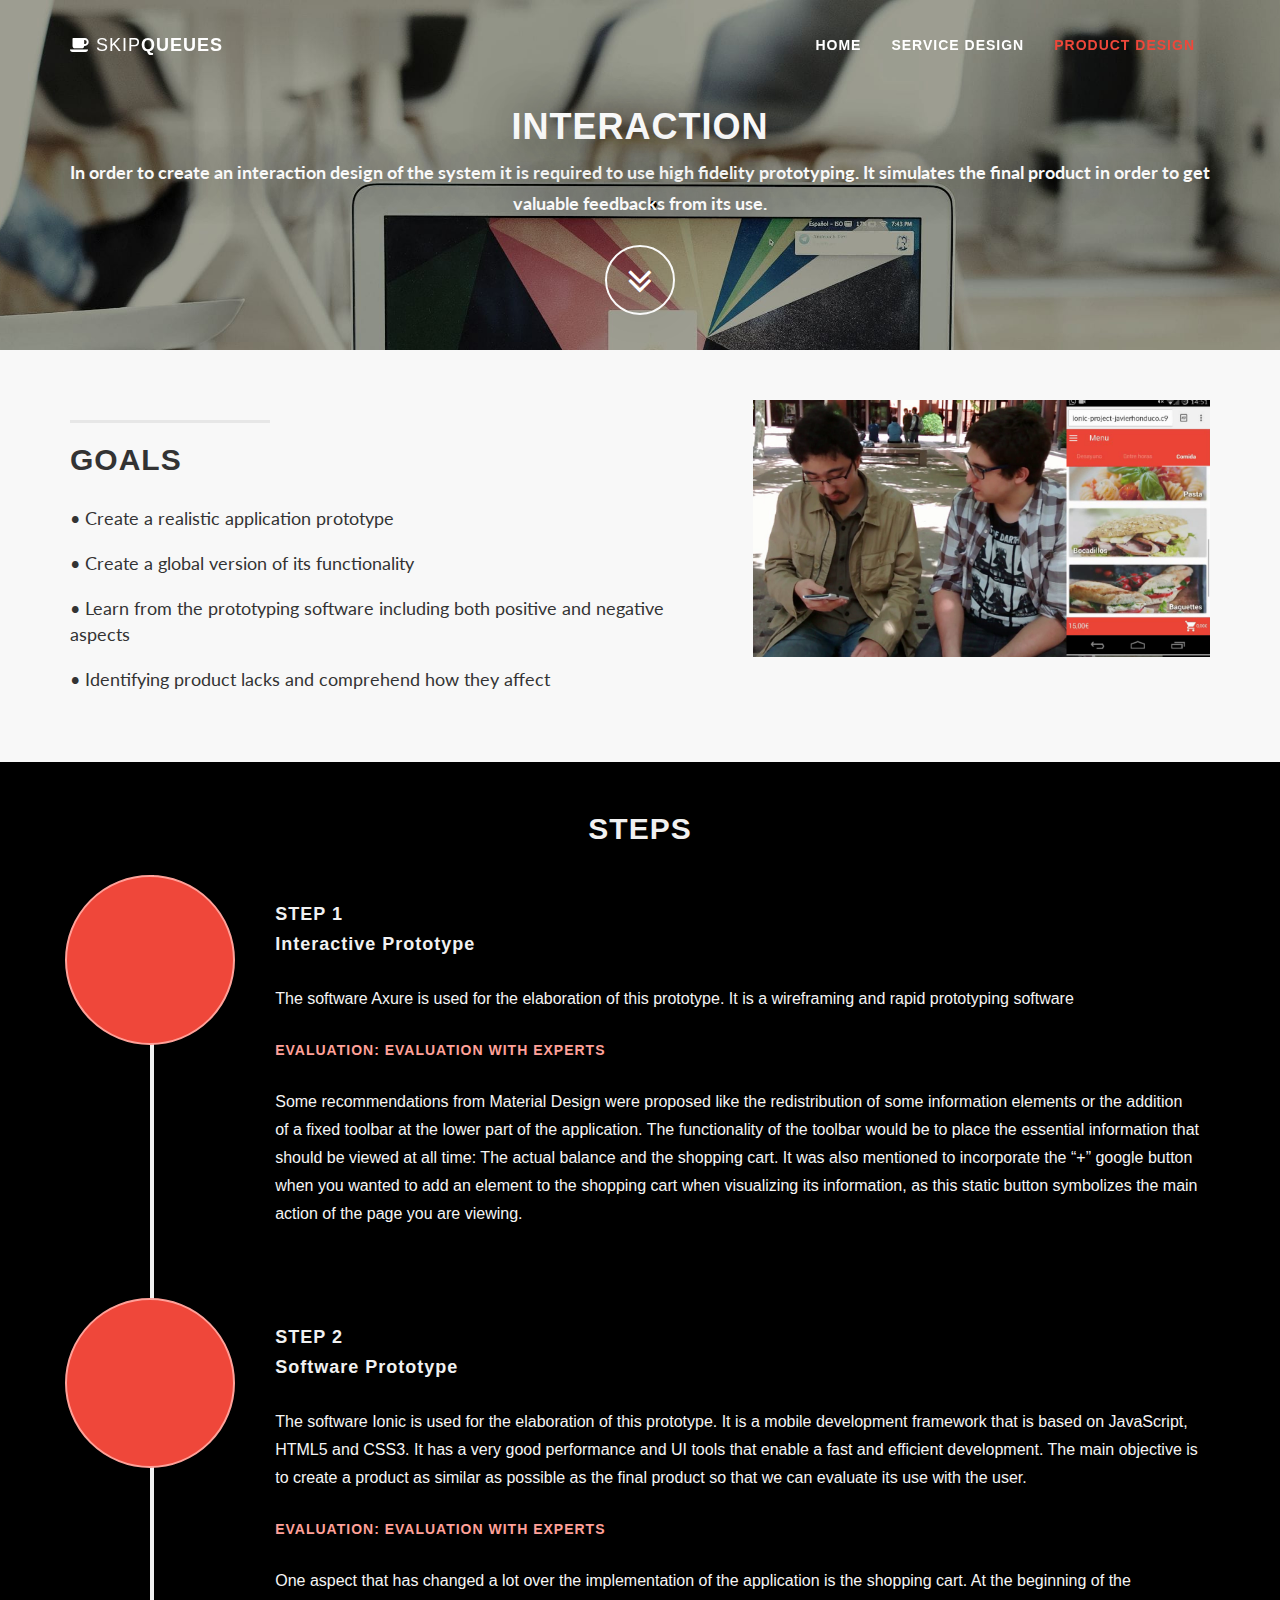
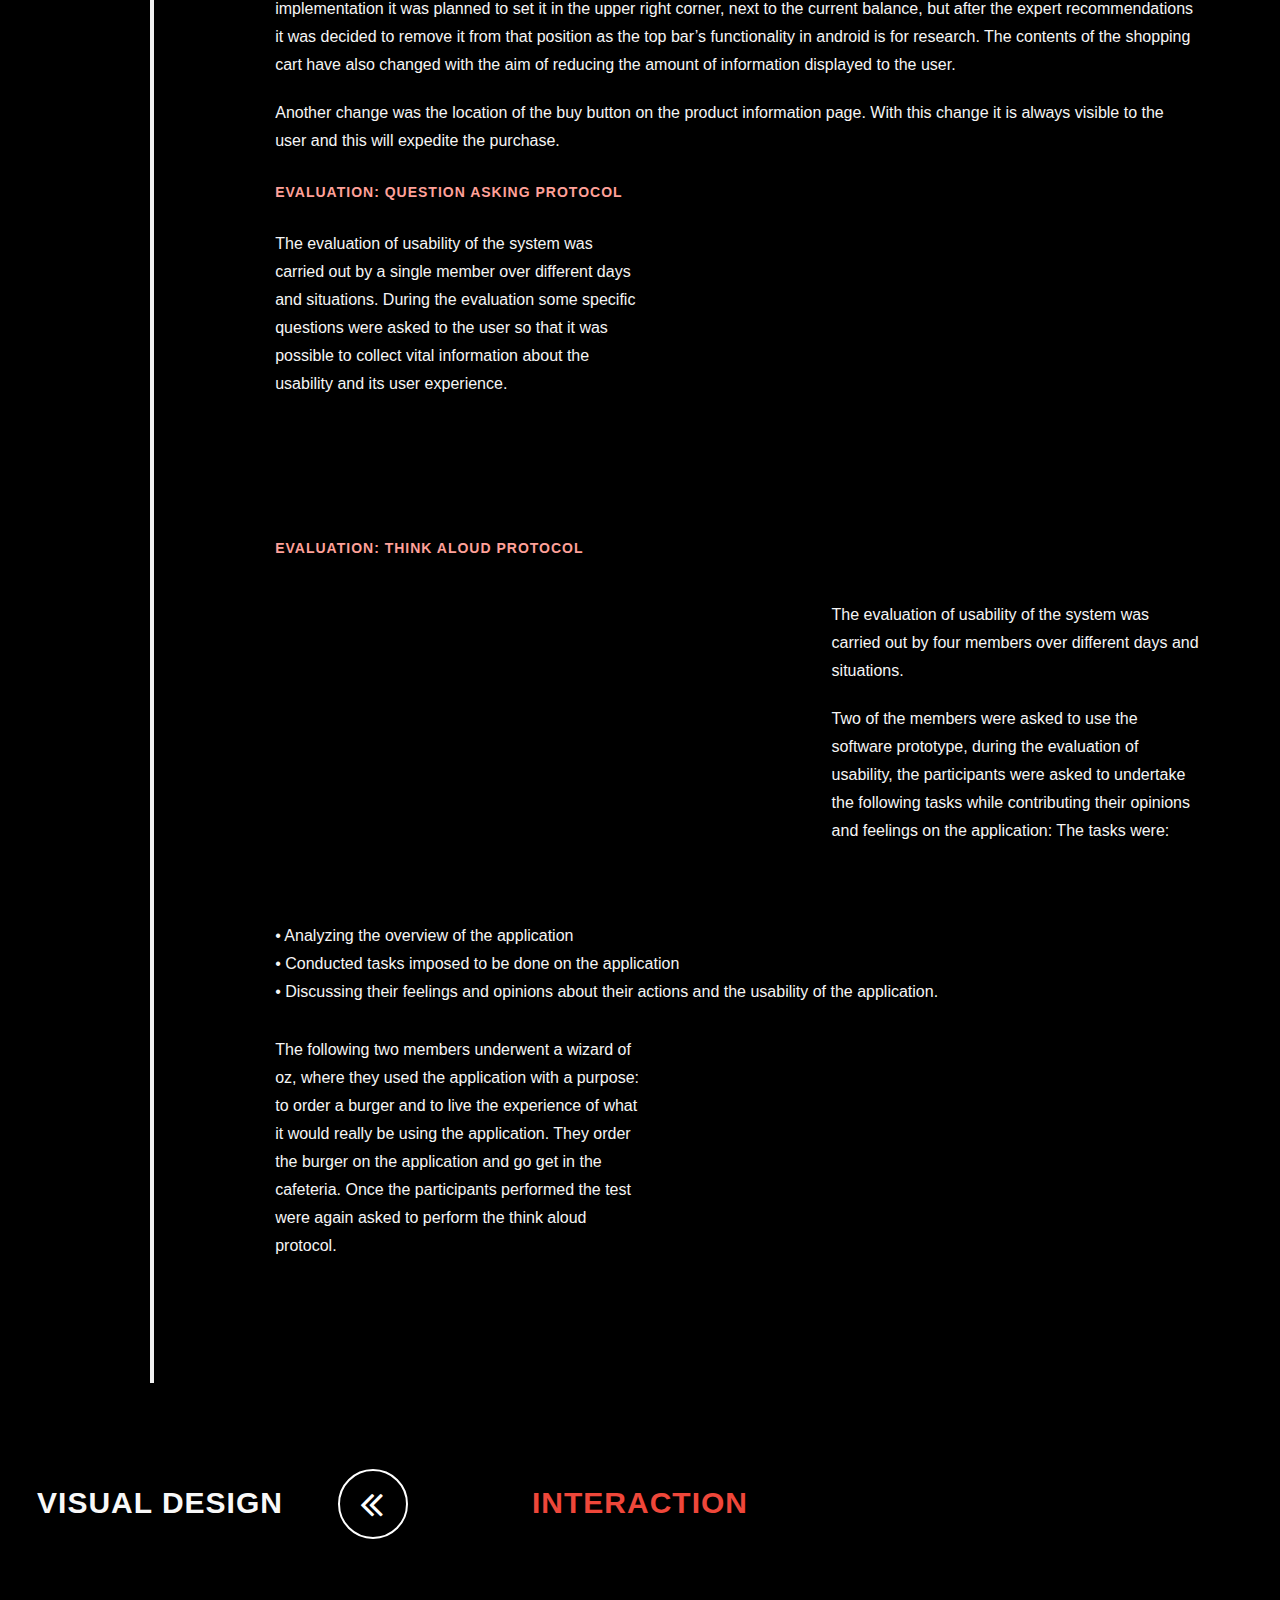
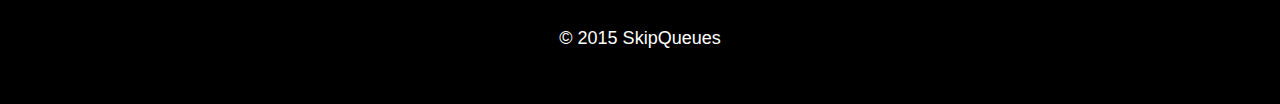
<file: interaction.html>
<!DOCTYPE html>
<html lang="en">
<html lang="en">
    <head>
    
        <meta charset="utf-8">
        <meta http-equiv="X-UA-Compatible" content="IE=edge">
        <meta name="viewport" content="width=device-width, initial-scale=1">
        <meta name="description" content="">
        <meta name="author" content="">
    
         <title>SkipQueues - Interaction</title>
         <link rel="shortcut icon" type="image/x-icon" href="./img/coffee.ico" />
    
        <!-- Bootstrap Core CSS -->
        <link href="css/bootstrap.min.css" rel="stylesheet">
        
        <!-- Custom CSS -->
        <link href="css/grayscale.css" rel="stylesheet">
    
        <!-- Custom CSS -->
        <link href="css/landing-page.css" rel="stylesheet">
         
        <!-- Custom CSS -->
        <link href="css/agency.css" rel="stylesheet">
    
    
        <!-- Custom Fonts -->
        <link href="font-awesome/css/font-awesome.min.css" rel="stylesheet" type="text/css">
        <link href="http://fonts.googleapis.com/css?family=Lato:300,400,700,300italic,400italic,700italic" rel="stylesheet" type="text/css">
    
        <!-- HTML5 Shim and Respond.js IE8 support of HTML5 elements and media queries -->
        <!-- WARNING: Respond.js doesn't work if you view the page via file:// -->
        <!--[if lt IE 9]>
            <script src="https://oss.maxcdn.com/libs/html5shiv/3.7.0/html5shiv.js"></script>
            <script src="https://oss.maxcdn.com/libs/respond.js/1.4.2/respond.min.js"></script>
        <![endif]-->
    
    </head>
    
    <body>
    
        <!-- Navigation -->
        <nav class="navbar navbar-custom navbar-fixed-top" role="navigation">
            <div class="container">
                <div class="navbar-header">
                    <button type="button" class="navbar-toggle" data-toggle="collapse" data-target=".navbar-main-collapse">
                        <i class="fa fa-bars"></i>
                    </button>
                    <a class="navbar-brand page-scroll" href="index.html">
                        <i class="fa fa-coffee"></i>  <span class="light">Skip</span>Queues
                    </a>
                </div>
    
                <!-- Collect the nav links, forms, and other content for toggling -->
                <div class="collapse navbar-collapse navbar-right navbar-main-collapse">
                    <ul class="nav navbar-nav">
                        <li >
                            <a href="./index.html">Home</a>
                        </li>
                        <li>
                            <a href="./service-design.html">Service design</a>
                        </li>
                        <li>
                            <a style="color: rgb(239,71,58);"  href="./product-design.html">Product design</a>
                        </li>
                    </ul>
                </div>
                <!-- /.navbar-collapse -->
            </div>
            <!-- /.container -->
        </nav>
    
    
        <!-- Header -->
        <a name="about"></a>
        <div class="intro-header">
            <div class="container" style="height:250px;">
    
                <div class="row">
                    <div class="col-lg-12">
                        <div class="intro-message">
                            <h2 class="intro-message-title">Interaction</h2>
                            <p id="headerDescription" >In order to create an interaction design of the system it is required to use high fidelity prototyping. It simulates the final product in order to get valuable feedbacks from its use.</p>
                           
                            <div class="row">
                                <a href="#content" class="btn btn-circle page-scroll">
                                        <i class="fa fa-angle-double-down animated"></i>
                                </a>
                            </div>
                        </div>
                    </div>
                </div>
    
            </div>
            <!-- /.container -->
    
        </div>
        <!-- /.intro-header -->
    
        <!-- Page Content -->
    
    	<a  name="services"></a>
      
        <div class="content-section-a" id="content">
    
            <div class="container">
                <div class="row">
                    <div class="col-lg-7 col-sm-6">
                        <hr class="section-heading-spacer">
                        <div class="clearfix"></div>
                        <h2 class="section-heading">Goals</h2>
                        <p class="lead">•	Create a realistic application prototype</p>
                        <p class="lead">•	Create a global version of its functionality</p>
                        <p class="lead">•	Learn from the prototyping software including both positive and negative aspects
                        <p class="lead">•	Identifying product lacks and comprehend how they affect 
                        
                        
                    </div>
                    <div class="col-lg-5  col-sm-6" >
                        <img class="img-responsive" src="img/interaction.png" alt="">
                    </div>
                </div>
    
            </div>
            <!-- /.container -->
    
        </div>
        
        <!-- /.content-section-a -->
        
    
     <div class="content-section-a timelinePanel" id="content">
    
            <div class="container">
                <div class="row">
                    <div class="col-lg-12 text-center">
                        <h2 class="section-heading titlesTimeline">Steps</h2>
                        
                    </div>
                </div>
                <div class="row" id="rowTimeline">
                    <div class="col-lg-12" >
                        <ul class="timeline" style="float:left; margin-left:0;">
                            <li class="timeline-inverted">
                                <div class="timeline-image bola">
                                </div>
                                <div class="timeline-panel">
                                    <div class="timeline-heading">
                                        <h4 id="titlesTimeline2">Step 1</h4>
                                        <h4 class="subheading" id="titlesTimeline2">Interactive Prototype</h4>
                                    </div>
                                    <div class="timeline-body">
                                        <p class="text-muted">The software Axure is used for the elaboration of this prototype. It is a wireframing and rapid prototyping software</p>
                                        <br>
                                        <h5 >Evaluation: Evaluation with experts</h5>
                                        <br>
                                        <p class="text-muted">Some recommendations from Material Design were proposed like the redistribution of some information elements or the addition of a fixed toolbar at the lower part of the application. The functionality of the toolbar would be to place the essential information that should be viewed at all time: The actual balance and the shopping cart. It was also mentioned to incorporate the “+” google button when you wanted to add an element to the shopping cart when visualizing its information, as this static button symbolizes the main action of the page you are viewing.</p>
                                        

                                    </div>
                                </div>
                            </li>
                            
                            <li class="timeline-inverted">
                                <div class="timeline-image bola">
                                </div>
                                <div class="timeline-panel">
                                    <div class="timeline-heading">
                                        <h4 id="titlesTimeline2">Step 2</h4>
                                        <h4 class="subheading" id="titlesTimeline2">Software Prototype</h4>
                                    </div>
                                    <div class="timeline-body">
                                        <p class="text-muted">The software Ionic is used for the elaboration of this prototype. It is a mobile development framework that is based on JavaScript, HTML5 and CSS3. It has a very good performance and UI tools that enable a fast and efficient development. The main objective is to create a product as similar as possible as the final product so that we can evaluate its use with the user.</p>
                                        <br>
                                        <h5 >Evaluation: Evaluation with experts</h5>
                                        <br>
                                        <p class="text-muted">One aspect that has changed a lot over the implementation of the application is the shopping cart. At the beginning of the implementation it was planned to set it in the upper right corner, next to the current balance, but after the expert recommendations it was decided to remove it from that position as the top bar’s functionality in android is for research. The contents of the shopping cart have also changed with the aim of reducing the amount of information displayed to the user. </p>
                                        <br>
                                        <p class="text-muted"> Another change was the location of the buy button on the product information page. With this change it is always visible to the user and this will expedite the purchase.</p>
                                         <br>
                                        <div class="row">
                                            <div class="col-md-5">
                                            <h5 >Evaluation: Question Asking Protocol</h5>
                                            <br>
                                            <p class="text-muted">The evaluation of usability of the system was carried out by a single member over different days and situations. During the evaluation some specific questions were asked to the user so that it was possible to collect vital information about the usability and its user experience.</p>
                                            </div>
                                            <div class="col-md-7" style="margin: 20px 0 10px">
                                                 <div class="embed-container"><iframe src="https://player.vimeo.com/video/140589603?color=ef473a&title=0&byline=0&portrait=0" frameborder="0" webkitAllowFullScreen mozallowfullscreen allowFullScreen></iframe></div>
                                            </div>
                                        </div>
                                        <h5 style="margin-top:40px;">Evaluation: Think Aloud Protocol</h5>
                                        <div class="row" style="margin-top:45px;margin-bottom:15px;">
                                            <div class="col-md-7" style="margin: 0px 0 10px">
                                                <div class="embed-container"><iframe src="https://player.vimeo.com/video/140590126?color=ef473a&title=0&byline=0&portrait=0" frameborder="0" webkitAllowFullScreen mozallowfullscreen allowFullScreen></iframe></div>
                                            </div>
                                            <div class="col-md-5">
                                                <p class="text-muted">The evaluation of usability of the system was carried out by four members over different days and situations.</p>
                                                <br>
                                                <p class="text-muted">Two of the members were asked to use the software prototype, during the evaluation of usability, the participants were asked to undertake the following tasks while contributing their opinions and feelings on the application: The tasks were:</p>
                                            </div>
                                        </div>
                                        <p class="text-muted">  •	Analyzing the overview of the application</p>
                                        <p class="text-muted">  •	Conducted tasks imposed to be done on the application</p>
                                        <p class="text-muted">  •	Discussing their feelings and opinions about their actions and the usability of the application. </p>
                                        <br>
                                        <div class="row" style="margin-top:10px;">
                                            <div class="col-md-5">
                                                <p class="text-muted">The following two members underwent a wizard of oz, where they used the application with a purpose: to order a burger and to live the experience of what it would really be using the application. They order the burger on the application and go get in the cafeteria. Once the participants performed the test were again asked to perform the think aloud protocol.</p>    
                                            </div>
                                            <div class="col-md-7" style="margin: 10px 0 10px">
                                                <div class="embed-container"><iframe src="https://player.vimeo.com/video/141989965?color=ef473a&title=0&byline=0&portrait=0" frameborder="0" webkitAllowFullScreen mozallowfullscreen allowFullScreen></iframe></div>
                                            </div>
                                        </div>
                                    </li>
                            
                           
                        </ul>
                    </div>
                </div>
            </div>
       </div>
        
        <!-- /.content-section-a -->
    
    	<a  name="contact"></a>
       <div class="banner" style="text-align:center;" id="definition-product">
    
            <div class="container" style="display: inline; vertical-align: middle;">
                <div class="row" id="rowbanner" style="text-align:center;margin-right:0px; margin-left:0px;" >
                  <div class="col-lg-3 col-md-3 col-sm-3 col-xs-2" id="largerItem" class="colbanner" style="display:table-cell; vertical-align:middle; text-align:-webkit-center;">       
                      <div style="height:97.5px; display: table-cell; vertical-align: middle;">
                          <h2 id="nextPhases">Visual Design</h2>
                          <!--<p>To become familiar with the context and find out the current service problems, 
                          the users hierarchy and their expectations and needs, different research techniques are carried out.</p>-->
                      </div>
                      
                   </div>
                   <div class="col-lg-1 col-md-1 col-sm-1 col-xs-2" class="colbanner" >    
                        <a href="visualization.html" class="btn btn-circle page-scroll" id="buttonLeft">
                          <i class="fa fa-angle-double-left animated"></i>
                        </a>
                       
                    </div>
                
                   <div class="col-lg-4 col-md-4 col-sm-4 col-xs-3" class="colbanner" style="display:table-cell; vertical-align:middle; padding:0px; text-align:-webkit-center;">       
                      <div style="height:97.5px; display: table-cell; vertical-align: middle;">
                          <h2 id="nextPhases" style="color: rgb(239,71,58);">Interaction</h2>
                      </div>
                      
                   </div>
                
                 
                  </div>
                </div>
                <!-- /.container -->
                
                
    
            </div>
        <!-- /.banner -->
    
        <!-- Footer -->
        <footer>
            <div class="container text-center">
                <p id="footerText">&copy; 2015 SkipQueues</p>
            </div>
        </footer>
    
        <!-- jQuery -->
        <script src="js/jquery.js"></script>
    
        <!-- Bootstrap Core JavaScript -->
        <script src="js/bootstrap.min.js"></script>
        
        <!-- Plugin JavaScript -->
        <script src="js/jquery.easing.min.js"></script>
        
        <!-- Custom Theme JavaScript -->
        <script src="js/grayscale.js"></script>
    
    
    </body>
</html>
</file>
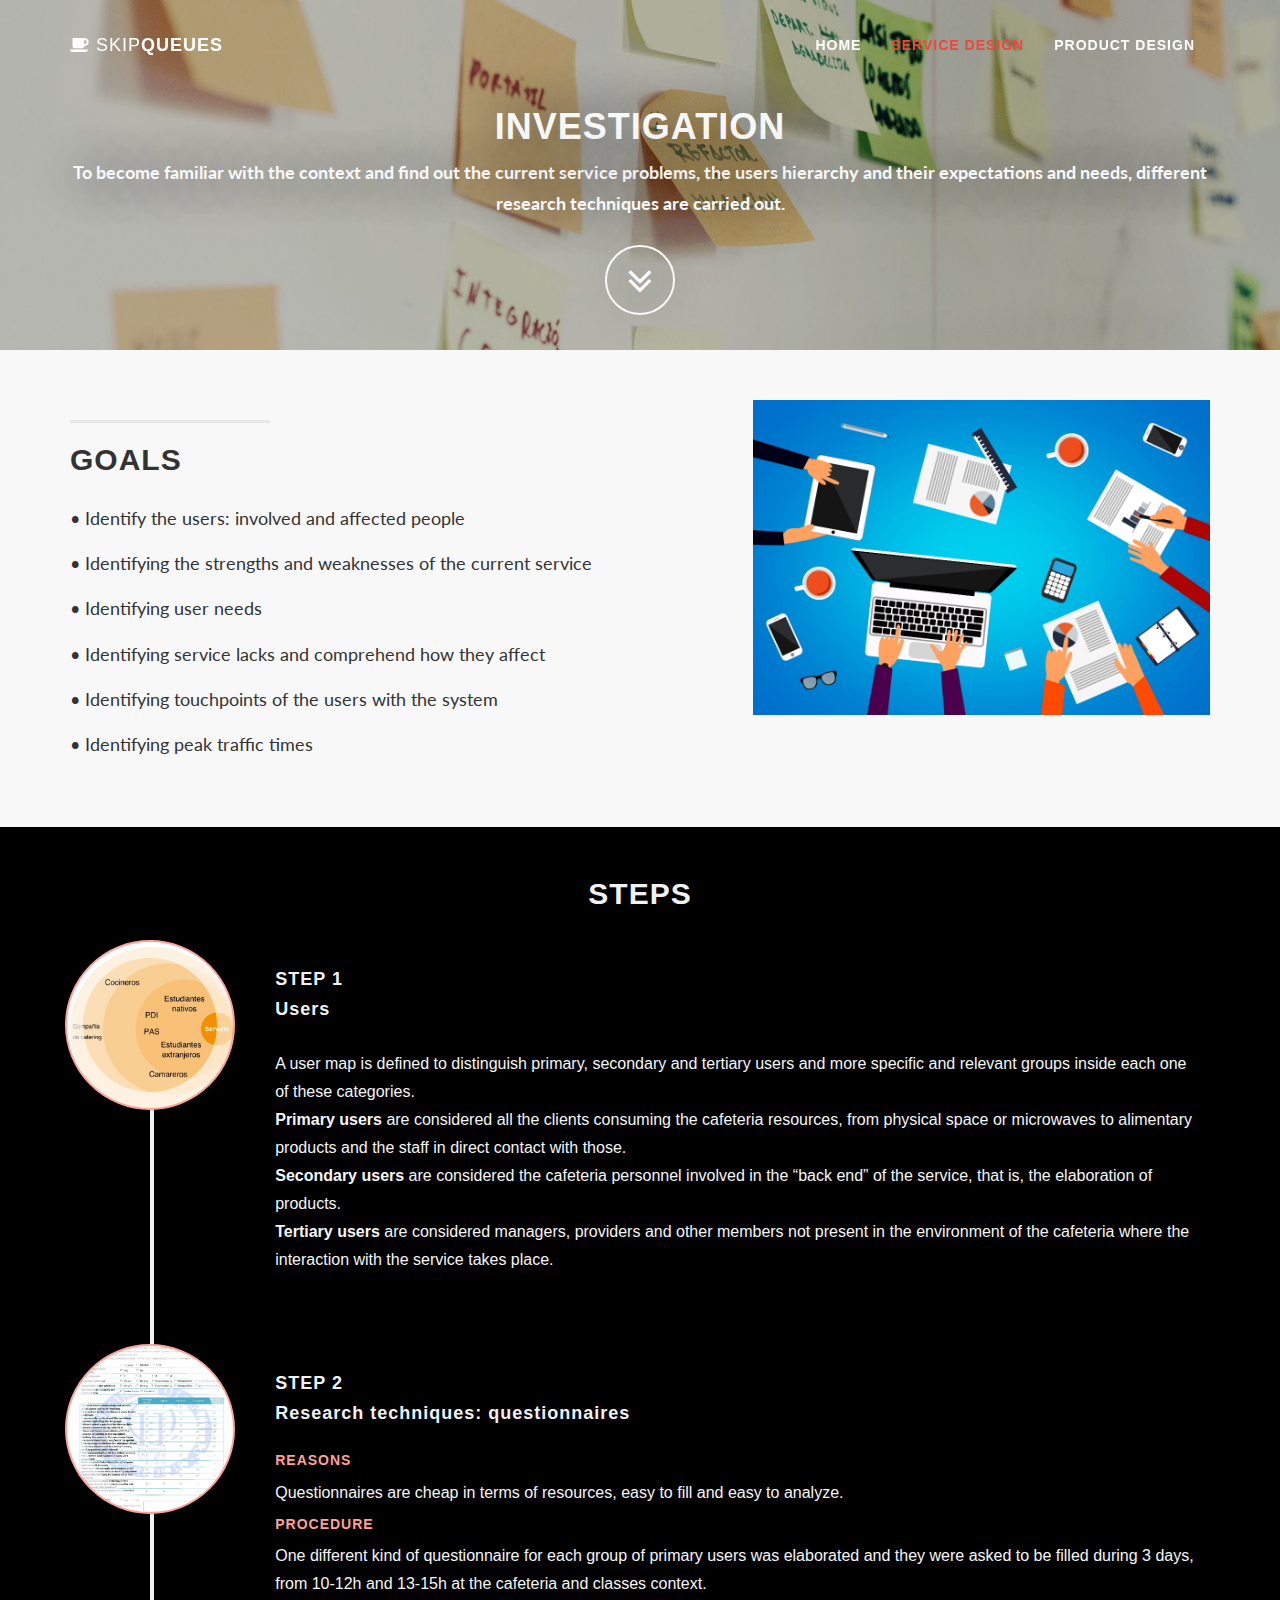
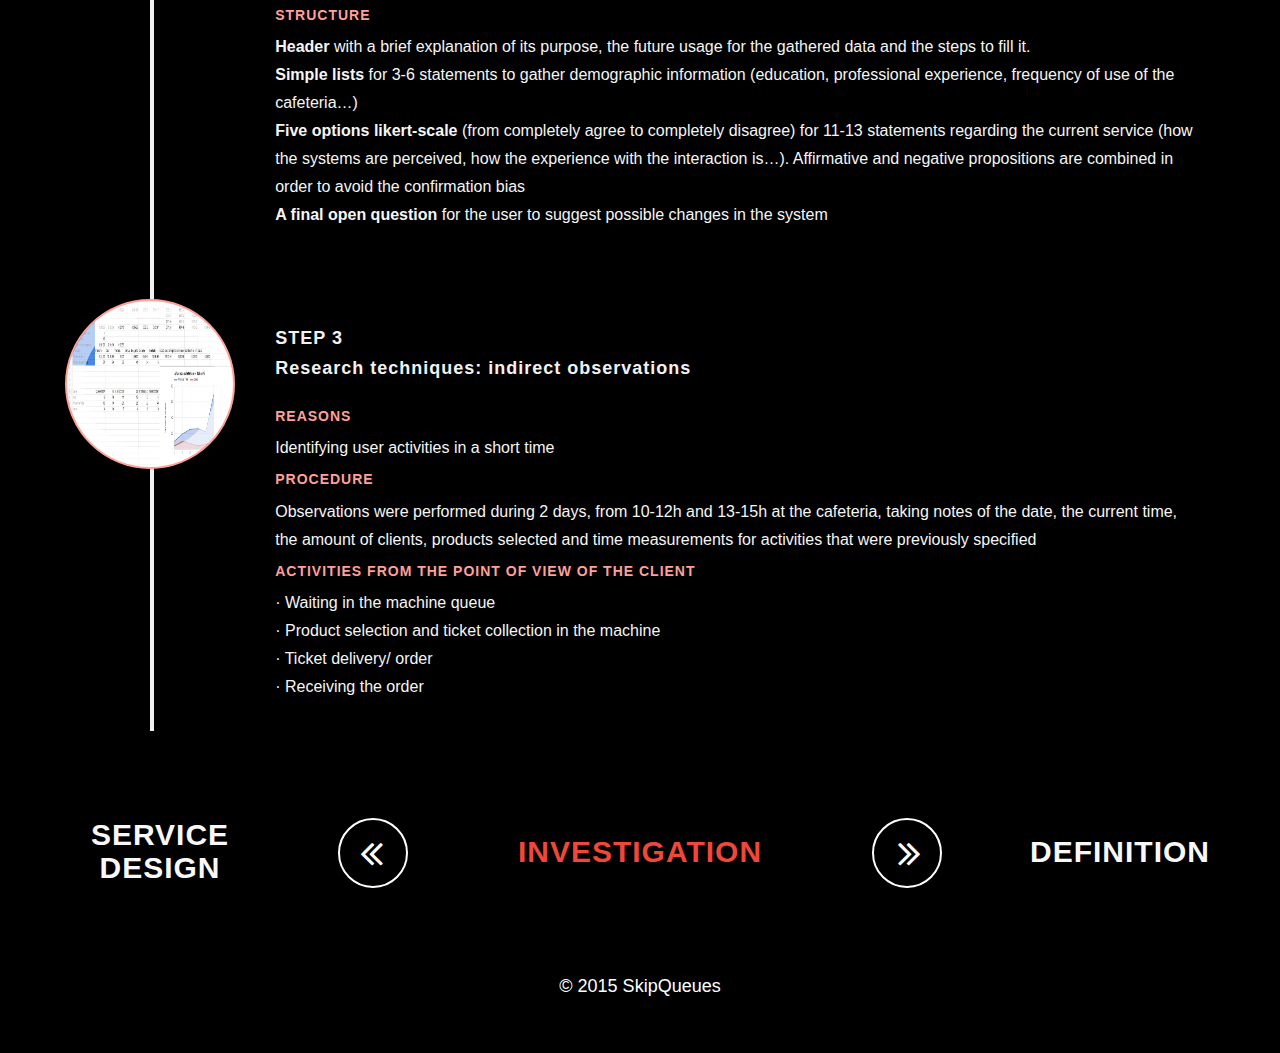
<file: investigation.html>
<!DOCTYPE html>
<html lang="en">
<html lang="en">
    <head>
    <script>
  (function(i,s,o,g,r,a,m){i['GoogleAnalyticsObject']=r;i[r]=i[r]||function(){
  (i[r].q=i[r].q||[]).push(arguments)},i[r].l=1*new Date();a=s.createElement(o),
  m=s.getElementsByTagName(o)[0];a.async=1;a.src=g;m.parentNode.insertBefore(a,m)
  })(window,document,'script','//www.google-analytics.com/analytics.js','ga');

  ga('create', 'UA-68883515-1', 'auto');
  ga('send', 'pageview');

</script>
        <meta charset="utf-8">
        <meta http-equiv="X-UA-Compatible" content="IE=edge">
        <meta name="viewport" content="width=device-width, initial-scale=1">
        <meta name="description" content="">
        <meta name="author" content="">
    
         <title>SkipQueues - Investigation</title>
         <link rel="shortcut icon" type="image/x-icon" href="./img/coffee.ico" />
    
        <!-- Bootstrap Core CSS -->
        <link href="css/bootstrap.min.css" rel="stylesheet">
        
        <!-- Custom CSS -->
        <link href="css/grayscale.css" rel="stylesheet">
    
        <!-- Custom CSS -->
        <link href="css/landing-page.css" rel="stylesheet">
         
        <!-- Custom CSS -->
        <link href="css/agency.css" rel="stylesheet">
    
         <!-- Circle hover CSS -->
        <link href="css/circle-hover.css" rel="stylesheet">
        
        <!-- Custom Fonts -->
        <link href="font-awesome/css/font-awesome.min.css" rel="stylesheet" type="text/css">
        <link href="http://fonts.googleapis.com/css?family=Lato:300,400,700,300italic,400italic,700italic" rel="stylesheet" type="text/css">
    
        <link href="css/bootstrap-modal-carousel.css" rel="stylesheet" />

        
        <!-- HTML5 Shim and Respond.js IE8 support of HTML5 elements and media queries -->
        <!-- WARNING: Respond.js doesn't work if you view the page via file:// -->
        <!--[if lt IE 9]>
            <script src="https://oss.maxcdn.com/libs/html5shiv/3.7.0/html5shiv.js"></script>
            <script src="https://oss.maxcdn.com/libs/respond.js/1.4.2/respond.min.js"></script>
        <![endif]-->
    
    </head>
    
    <body>
    
        <!-- Navigation -->
        <nav class="navbar navbar-custom navbar-fixed-top" role="navigation">
            <div class="container">
                <div class="navbar-header">
                    <button type="button" class="navbar-toggle" data-toggle="collapse" data-target=".navbar-main-collapse">
                        <i class="fa fa-bars"></i>
                    </button>
                    <a class="navbar-brand page-scroll" href="index.html">
                        <i class="fa fa-coffee"></i>  <span class="light">Skip</span>Queues
                    </a>
                </div>
    
                <!-- Collect the nav links, forms, and other content for toggling -->
                <div class="collapse navbar-collapse navbar-right navbar-main-collapse">
                    <ul class="nav navbar-nav">
                        <li >
                            <a href="./index.html">Home</a>
                        </li>
                        <li>
                            <a style="color: rgb(239,71,58);" href="./service-design.html">Service design</a>
                        </li>
                        <li>
                            <a  href="./product-design.html">Product design</a>
                        </li>
                    </ul>
                </div>
                <!-- /.navbar-collapse -->
            </div>
            <!-- /.container -->
        </nav>
    
    
        <!-- Header -->
        <a name="about"></a>
        <div class="intro-header2">
            <div class="container" style="height:250px;">
    
                <div class="row">
                    <div class="col-lg-12">
                        <div class="intro-message">
                            <h2 class="intro-message-title">Investigation</h2>
                            <p id="headerDescription" >To become familiar with the context and find out the current service problems, the users hierarchy and their expectations and needs, different research techniques are carried out.</p>
                           
                            <div class="row">
                                <a href="#content" class="btn btn-circle page-scroll">
                                        <i class="fa fa-angle-double-down animated"></i>
                                </a>
                            </div>
                        </div>
                    </div>
                </div>
    
            </div>
            <!-- /.container -->
    
        </div>
        <!-- /.intro-header -->
    
        <!-- Page Content -->
    
    	<a  name="services"></a>
      
        <div class="content-section-a" id="content">
    
            <div class="container">
                <div class="row">
                    <div class="col-lg-7 col-sm-6">
                        <hr class="section-heading-spacer">
                        <div class="clearfix"></div>
                        <h2 class="section-heading">Goals</h2>
                        <p class="lead">•	Identify the users: involved and affected people</p>
                        <p class="lead">•	Identifying the strengths and weaknesses of the current service
                        <p class="lead">•	Identifying user needs
                        <p class="lead">•	Identifying service lacks and comprehend how they affect 
                        <p class="lead">•	Identifying touchpoints of the users with the system
                        <p class="lead">•	Identifying peak traffic times
    
                        
                    </div>
                    <div class="col-lg-5  col-sm-6" >
                        <img class="img-responsive" src="img/research.jpg" alt="">
                    </div>
                </div>
    
            </div>
            <!-- /.container -->
    
        </div>
        
        <!-- /.content-section-a -->
        
    
     <div class="content-section-a timelinePanel" id="content">
    
            <div class="container">
                <div class="row">
                    <div class="col-lg-12 text-center">
                        <h2 class="section-heading titlesTimeline">Steps</h2>
                        
                    </div>
                </div>
                <div class="row" id="rowTimeline">
                    <div class="col-lg-12" >
                        <ul class="timeline" style="float:left; margin-left:0;">
                            <li class="timeline-inverted">
                                <div class="ch-item timeline-image investigation-img-1 bola">
                        			<div class="ch-info">
                        			    <a href="" data-toggle="modal" data-target="#users-map-modal">
                        				    <h3>Users map</h3>
                        				</a>
                        			</div>
                        		</div>                                
                                <div class="timeline-panel">
                                    <div class="timeline-heading">
                                        <h4 id="titlesTimeline2">Step 1</h4>
                                        <h4 class="subheading" id="titlesTimeline2">Users</h4>
                                    </div>
                                    <div class="timeline-body">
                                        <p class="text-muted">A user map is defined to distinguish primary, secondary and tertiary users and more specific and relevant groups inside each one of these categories.</p>
                                        
                                        <p class="text-muted"><b>Primary users</b> are considered all the clients consuming the cafeteria resources, from physical space or microwaves to alimentary products and the staff in direct contact with those.</p>
                                        <p class="text-muted"><b>Secondary users</b> are considered the cafeteria personnel involved in the “back end” of the service, that is, the elaboration of products.</p>
                                        <p class="text-muted"><b>Tertiary users</b> are considered  managers, providers and other members not present in the environment of the cafeteria where the interaction with the service takes place.</p>

                                    </div>
                                </div>
                            </li>
                            
                            <li class="timeline-inverted">
                                <div class="ch-item timeline-image investigation-img-2 bola">
                        			<div class="ch-info">
                        			    <a href="" data-toggle="modal" data-target="#questionnaires-modal">
                        				    <h3>Questionn-<br>aires</h3>
                        				</a>
                        			</div>
                        		</div>
                                <div class="timeline-panel">
                                    <div class="timeline-heading">
                                        <h4 id="titlesTimeline2">Step 2</h4>
                                        <h4 id="titlesTimeline2" class="subheading">Research techniques: questionnaires</h4>
                                    </div>
                                    <div class="timeline-body">
                                         <h5>Reasons</h5>
                                         <p class="text-muted">Questionnaires are cheap in terms of resources, easy to fill and easy to analyze.
                                         <h5>Procedure</h5>
                                         <p class="text-muted">One different kind of questionnaire for each group of primary users was elaborated and they were asked to be filled during 3 days, from 10-12h and 13-15h at the cafeteria and classes context.</p>
                                         <h5>Structure</h5>
                                         <p class="text-muted"><b>Header</b> with a brief explanation of its purpose, the future usage for the gathered data and the steps to fill it.</p>
                                         <p class="text-muted"><b>Simple lists</b> for 3-6 statements to gather demographic information (education, professional experience, frequency of use of the cafeteria…)</p>
                                         <p class="text-muted"><b>Five options likert-scale</b> (from completely agree to completely disagree) for 11-13 statements regarding the current service 
                                        (how the systems are perceived, how the experience with the interaction is…). Affirmative and negative propositions are combined in order to avoid the 
                                        confirmation bias</p>
                                         <p class="text-muted"><b>A final open question</b> for the user to suggest possible changes in the system  
                                        </p>
                                        
                                    </div>
                                </div>
                            </li>
                            
                            <li class="timeline-inverted">
                                <div class="ch-item timeline-image investigation-img-3 bola">
                        			<div class="ch-info">
                        			    <a href="" data-toggle="modal" data-target="#observation-modal">
                        				    <h3>Observation notes</h3>
                        				</a>
                        			</div>
                        		</div>
                                <div class="timeline-panel">
                                    <div class="timeline-heading">
                                        <h4 id="titlesTimeline2">Step 3</h4>
                                        <h4 id="titlesTimeline2" class="subheading">Research techniques: indirect observations</h4>
                                    </div>
                                    <div class="timeline-body">
                                        <h5>Reasons</h5>
                                         <p class="text-muted">Identifying user activities in a short time
                                          <h5>Procedure</h5>
                                         <p class="text-muted">Observations were performed during 2 days, from 10-12h and 13-15h at the cafeteria, taking notes of the date, the current time, the amount of clients, products selected and time measurements for activities that were previously specified</p>
                                          <h5>Activities from the point of view of the client</h5>
                                         <p class="text-muted">·	Waiting in the machine queue</p>
                                         <p class="text-muted">·	Product selection and ticket collection in the machine</p>
                                         <p class="text-muted">·	Ticket delivery/ order</p>
                                         <p class="text-muted">·	Receiving the order</p>
                                    </div>
                                </div>
                            </li>
                            
                        </ul>
                    </div>
                </div>
            </div>
       </div>
        
        <!-- /.content-section-a -->
    
    	<a  name="contact"></a>
       <div class="banner" style="text-align:center;" id="definition">
    
            <div class="container" style="display: inline; vertical-align: middle;">
                <div class="row" id="rowbanner" style="text-align:center;margin-right:0px; margin-left:0px;" >
                  <div class="col-lg-3 col-md-3 col-sm-3 col-xs-2" class="colbanner" style="display:table-cell; vertical-align:middle; padding:0px; text-align:-webkit-center;">       
                      <div style="height:97.5px; display: table-cell; vertical-align: middle;">
                          <h2 id="nextPhases">Service</br> design</h2>
                          <!--<p>To become familiar with the context and find out the current service problems, 
                          the users hierarchy and their expectations and needs, different research techniques are carried out.</p>-->
                      </div>
                      
                   </div>
                   <div class="col-lg-1 col-md-1 col-sm-1 col-xs-2" class="colbanner" >    
                        <a href="service-design.html" class="btn btn-circle page-scroll" id="buttonLeft">
                          <i class="fa fa-angle-double-left animated"></i>
                        </a>
                       
                    </div>
                
                   <div class="col-lg-4 col-md-4 col-sm-4 col-xs-3" class="colbanner" id="largerItem" style="display:table-cell; vertical-align:middle; padding:0px; text-align:-webkit-center;">       
                      <div style="height:97.5px; display: table-cell; vertical-align: middle;">
                          <h2 id="nextPhases" style="color: rgb(239,71,58);">Investigation</h2>
                      </div>
                      
                   </div>
                
                 <div class="col-lg-1 col-md-1 col-sm-1 col-xs-2" class="colbanner" >    
                        <a href="definition.html" class="btn btn-circle page-scroll" id="buttonRight">
                          <i class="fa fa-angle-double-right animated"></i>
                        </a>
                       
                    </div>
                 
                   <div class="col-lg-3 col-md-3 col-sm-3 col-xs-2" class="colbanner" style="display:table-cell; vertical-align:middle; padding:0px; text-align:-webkit-center;">       
                      <div style="height:97.5px; display: table-cell; vertical-align: middle;">
                          <h2 id="nextPhases">Definition</h2>
                      </div>
                      <!--<p>When the problem was finally defined, we started to raise ideas leveraging various popular 
                      ideation techniques used in the service design world such as brainstorming and role-playing.</p>-->
                   </div>
                   
                  </div>
                </div>
               <!-- /.container -->
                
                
    
            </div>
            <!-- /.banner -->
    
        </div>
        
    
        <!-- Footer -->
        <footer>
            <div class="container text-center">
                <p id="footerText">&copy; 2015 SkipQueues</p>
            </div>
        </footer>
    
        <!-- jQuery -->
        <script src="js/jquery.js"></script>
    
        <!-- Bootstrap Core JavaScript -->
        <script src="js/bootstrap.min.js"></script>
        
        <!-- Plugin JavaScript -->
        <script src="js/jquery.easing.min.js"></script>
        
        <!-- Custom Theme JavaScript -->
        <script src="js/grayscale.js"></script>
    
    
    </body>
    
    <!-- Modal users map -->
        <div class="modal fade" id="users-map-modal" tabindex="-1" role="dialog" aria-labelledby="myModalLabel">
            <div class="modal-dialog modal-lg" role="document">
        <div class="modal-content">
          <div class="modal-header">
            <button type="button" class="close" data-dismiss="modal" aria-label="Close"><span aria-hidden="true">&times;</span></button>
            <h4 class="modal-title uc3m-modal" id="myModalLabel">Users Map</h4>
          </div>
          <div class="modal-body" style="text-align:center;">
           <img src="img/pop/User map.jpg" class="responsive" style="width:70%;">
          </div>
          
        </div>
      </div>
    </div>
    <!-- Modal Questionnaires -->
       <div class="modal fade" id="questionnaires-modal" tabindex="-1" role="dialog" aria-labelledby="myModalLabel">
            <div class="modal-dialog modal-lg" role="document">
        <div class="modal-content">
          <div class="modal-header">
            <button type="button" class="close" data-dismiss="modal" aria-label="Close"><span aria-hidden="true">&times;</span></button>
            <h4 class="modal-title uc3m-modal" id="myModalLabel">Questionnaires</h4>
          </div>
          <div class="modal-body">
              <!-- Carousel Start-->
                <div id="myCarousel" class="carousel slide">
                    <!-- Carousel items -->
                    <div class="carousel-inner">
                        <div class="active item" style="text-align:center;">
                            
                           <h5 style="color:black; margin-top:10px;">Foreign Students</h5>
                           <div style="text-align:center; width:100%;">
                            <img src="img/pop/LikertForeign.jpg" class="responsive" style="width:100%;">
                           </div>
                        </div>
                        <div class="item" style="text-align:center;">
                            <h5 style="color:black; margin-top:10px;">Local Students</h5>
                           <div style="text-align:center; width:100%;">
                            <img src="img/pop/LikertEstudiante.jpg" class="responsive" style="width:100%;">
                           </div>
                           
                        </div>
                        <div class="item" style="text-align:center;">
                            <h5 style="color:black; margin-top:10px;">PDI and PAS</h5>
                           <div style="text-align:center; width:100%;">
                            <img src="img/pop/LikertPDIPAS.jpg" class="responsive" style="width:100%;">
                           </div>
                        </div>
                         <div class="item" style="text-align:center;">
                            <h5 style="color:black; margin-top:10px;">Employees</h5>
                           <div style="text-align:center; width:100%;">
                            <img src="img/pop/LikertEmpleados.jpg" class="responsive" style="width:100%;">
                           </div>
                        </div>
                        <div class="item" style="text-align:center;">
                            <h5 style="color:black; margin-top:10px;">Data treatment example</h5>
                           <div style="text-align:center; width:100%;">
                            <img src="img/pop/LikertEstudianteExcel.JPG" class="responsive" style="width:100%;">
                           </div>
                        </div>
                    </div>
                    <!-- Carousel nav -->
                    <a class="carousel-control left carouselCustomize" href="#myCarousel" data-slide="prev">&lsaquo;</a>
                    <a class="carousel-control right carouselCustomize" href="#myCarousel" data-slide="next">&rsaquo;</a>
                </div>
                <!-- Carousel End -->
            
            
          </div>
         
        </div>
      </div>
    </div>
    <!-- Modal Observation notes -->
        <div class="modal fade" id="observation-modal" tabindex="-1" role="dialog" aria-labelledby="myModalLabel">
            <div class="modal-dialog modal-lg" role="document">
        <div class="modal-content">
          <div class="modal-header">
            <button type="button" class="close" data-dismiss="modal" aria-label="Close"><span aria-hidden="true">&times;</span></button>
            <h4 class="modal-title uc3m-modal" id="myModalLabel">Observation Notes</h4>
          </div>
          <div class="modal-body uc3m-modal">
             
            <img src="img/pop/observaciones.JPG" class="responsive" style="width: 100%;">
          </div>
          
        </div>
      </div>
    </div>
</html>
</file>
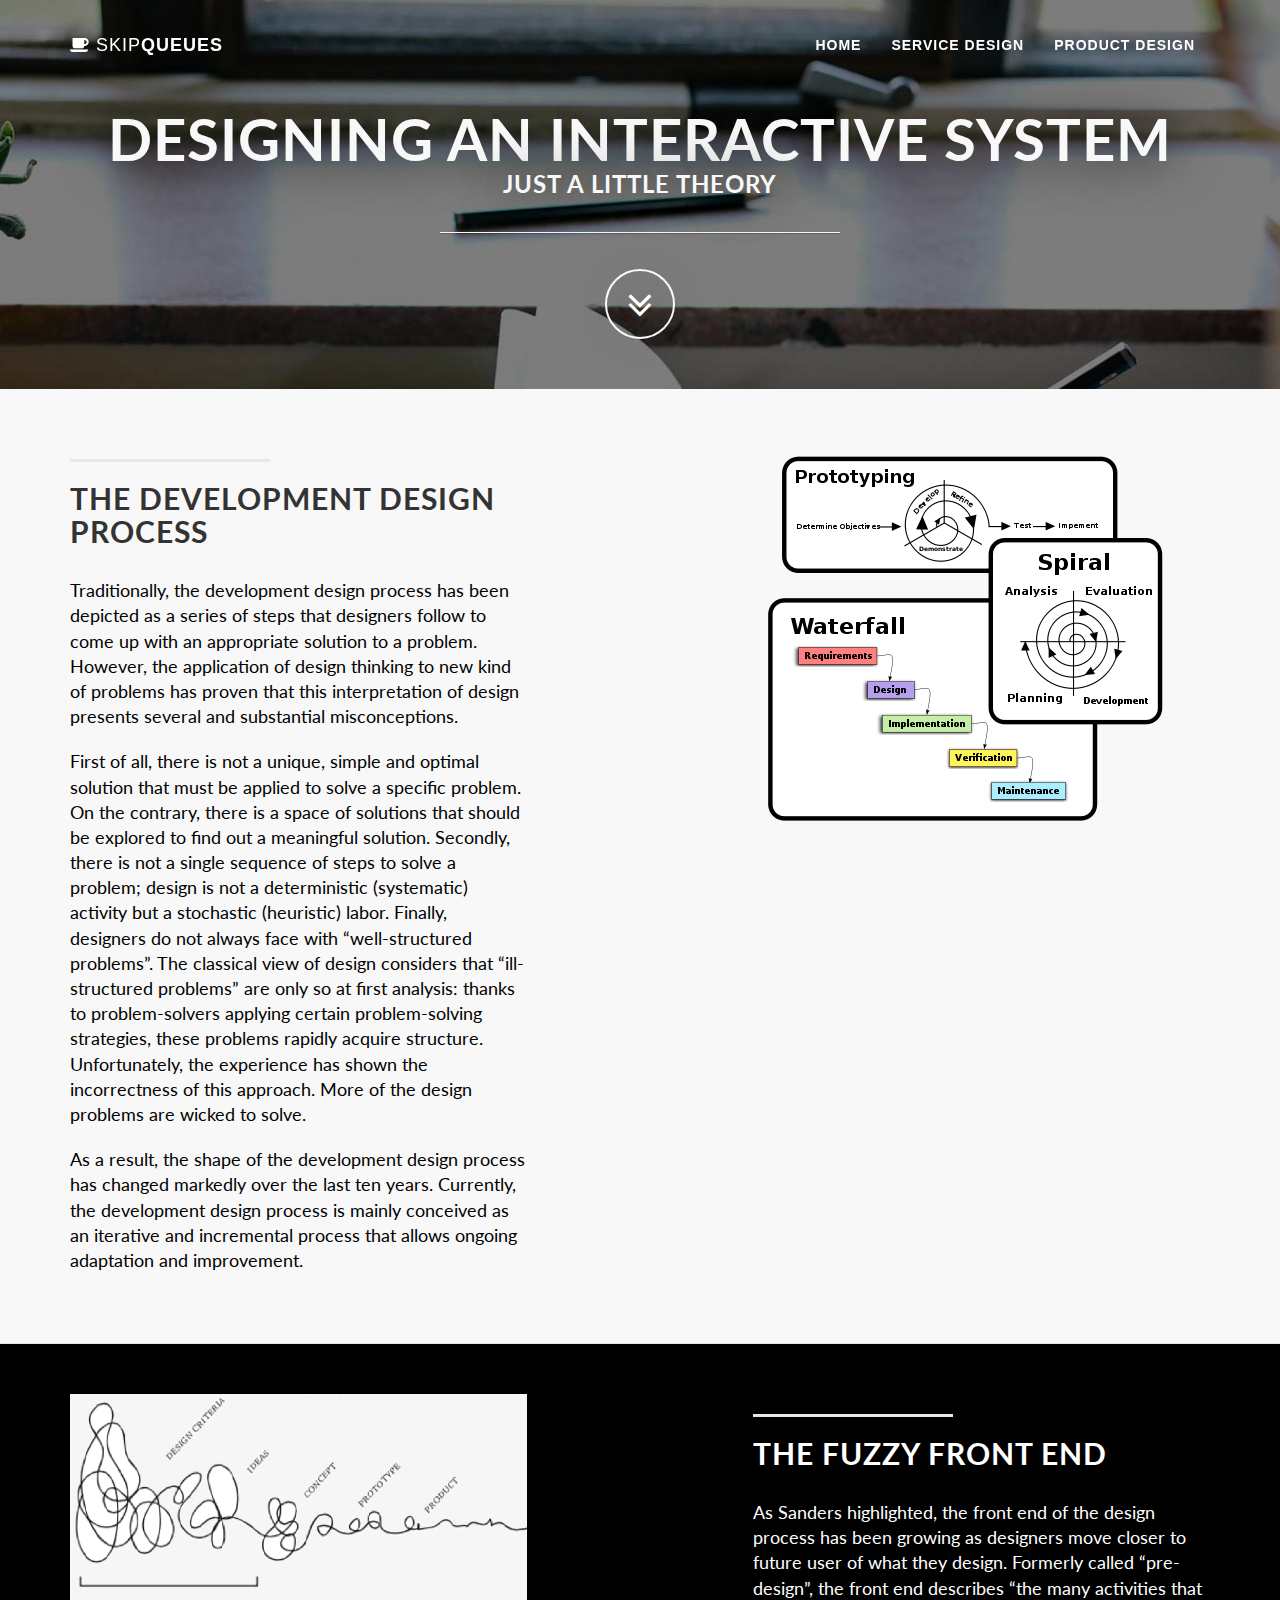
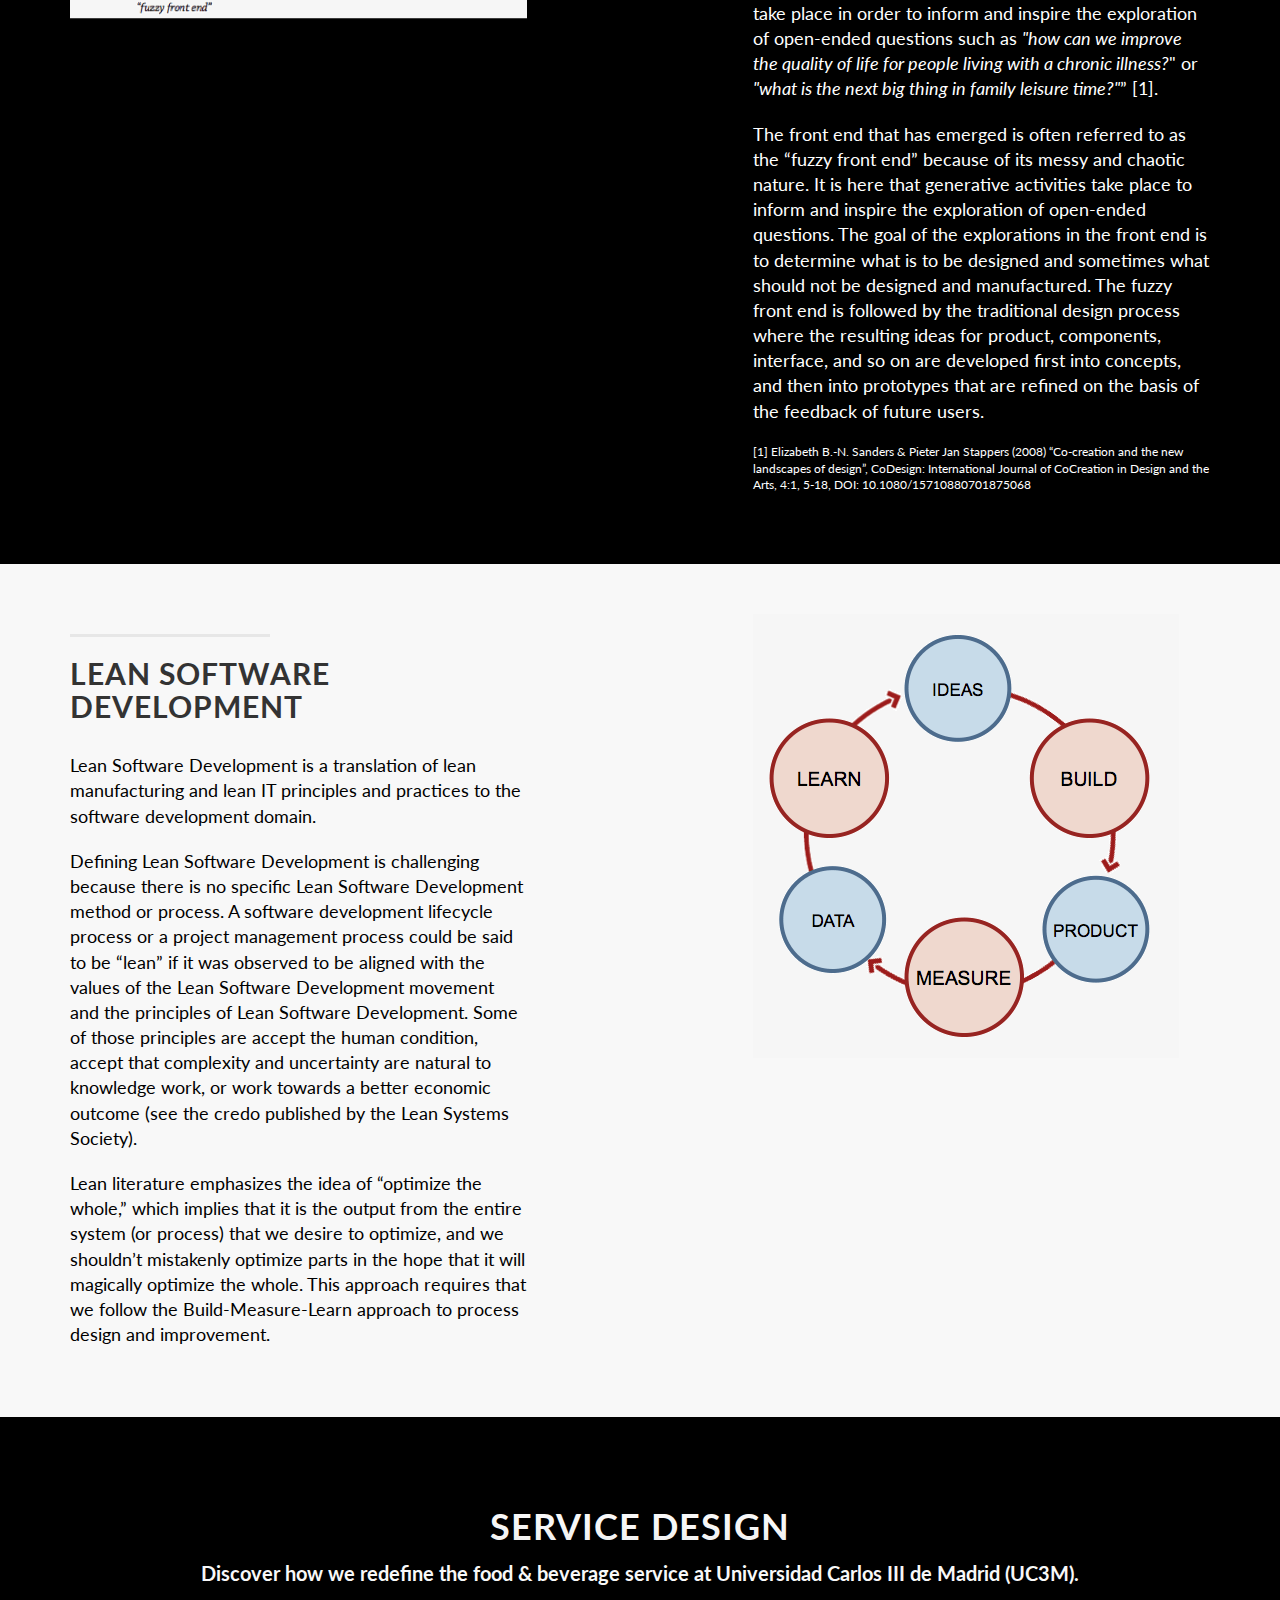
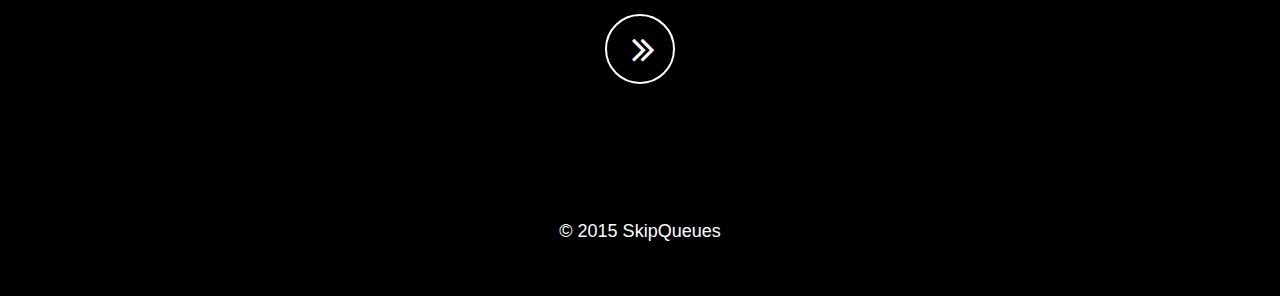
<file: process.html>
<!DOCTYPE html>
<html lang="en">
    <head>
    
        <meta charset="utf-8">
        <meta http-equiv="X-UA-Compatible" content="IE=edge">
        <meta name="viewport" content="width=device-width, initial-scale=1">
        <meta name="description" content="">
        <meta name="author" content="">
    
        <title>SkipQueues - Design Process: Theoretical Foundations</title>
    <link rel="shortcut icon" type="image/x-icon" href="./img/coffee.ico" />
    
        <!-- Bootstrap Core CSS -->
        <link href="css/bootstrap.min.css" rel="stylesheet">
        
       
    
        <!-- Custom CSS -->
        <link href="css/landing-page.css" rel="stylesheet">
        
         <!-- Custom CSS -->
        <link href="css/grayscale.css" rel="stylesheet">
         
    
        <!-- Custom Fonts -->
        <link href="font-awesome/css/font-awesome.min.css" rel="stylesheet" type="text/css">
        <link href="http://fonts.googleapis.com/css?family=Lato:300,400,700,300italic,400italic,700italic" rel="stylesheet" type="text/css">
    
        <!-- HTML5 Shim and Respond.js IE8 support of HTML5 elements and media queries -->
        <!-- WARNING: Respond.js doesn't work if you view the page via file:// -->
        <!--[if lt IE 9]>
            <script src="https://oss.maxcdn.com/libs/html5shiv/3.7.0/html5shiv.js"></script>
            <script src="https://oss.maxcdn.com/libs/respond.js/1.4.2/respond.min.js"></script>
        <![endif]-->
    
    </head>
    
    <body>
    
            <!-- Navigation -->
        <nav class="navbar navbar-custom navbar-fixed-top" role="navigation">
            <div class="container">
                <div class="navbar-header">
                    <button type="button" class="navbar-toggle" data-toggle="collapse" data-target=".navbar-main-collapse">
                        <i class="fa fa-bars"></i>
                    </button>
                    <a class="navbar-brand page-scroll" href="index.html">
                        <i class="fa fa-coffee"></i>  <span class="light">Skip</span>Queues
                    </a>
                </div>
    
                <!-- Collect the nav links, forms, and other content for toggling -->
                <div class="collapse navbar-collapse navbar-right navbar-main-collapse">
                    <ul class="nav navbar-nav">
                        <li >
                            <a href="./index.html">Home</a>
                        </li>
                        <li>
                            <a href="./service-design.html">Service design</a>
                        </li>
                        <li>
                            <a  href="./product-design.html">Product design</a>
                        </li>
                    </ul>
                </div>
                <!-- /.navbar-collapse -->
            </div>
            <!-- /.container -->
        </nav>
    
    
        <!-- Header -->
        <a name="about"></a>
        <div class="intro-header3">
            <div class="container" id="containerHeader2">
    
                <div class="row">
                    <div class="col-lg-12">
                        <div class="intro-message">
                            <h1 id="processTitle">Designing an Interactive System</h1>
                            <h3>Just a Little Theory</h3>
                            <hr class="intro-divider">
                            <div class="row">
                                <a href="#content" class="btn btn-circle page-scroll">
                                        <i class="fa fa-angle-double-down animated"></i>
                                </a>
                            </div>
                        </div>
                    </div>
                </div>
    
            </div>
            <!-- /.container -->
    
        </div>
        <!-- /.intro-header -->
    
        <!-- Page Content -->
    
    	<a  name="services"></a>
        <div class="content-section-a" id="content">
    
            <div class="container">
                <div class="row" >
                    <div class="col-lg-5 col-sm-6" >
                        <hr class="section-heading-spacer">
                        <div class="clearfix"></div>
                        <h2 class="section-heading" style="color:rgb(51,51,51);">The Development Design Process</h2>
                        <p class="lead" style="color:black;">Traditionally, the development design process has been depicted as a series of steps that designers follow to come up with an appropriate solution to a problem. However, the application of design thinking to new kind of problems has proven that this interpretation of design presents several and substantial misconceptions.</p>
                        <p class="lead" style="color:black;">First of all, there is not a unique, simple and optimal solution that must be applied to solve a specific problem. On the contrary, there is a space of solutions that should be explored to find out a meaningful solution. Secondly, there is not a single sequence of steps to solve a problem; design is not a deterministic (systematic) activity but a stochastic (heuristic) labor. Finally, designers do not always face with “well-structured problems”. The classical view of design considers that “ill-structured problems” are only so at first analysis: thanks to problem-solvers applying certain problem-solving strategies, these problems rapidly acquire structure. Unfortunately, the experience has shown the incorrectness of this approach. More of the design problems are wicked to solve.</p>
                        <p class="lead" style="color:black;">As a result, the shape of the development design process has changed markedly over the last ten years. Currently, the development design process is mainly conceived as an iterative and incremental process that allows ongoing adaptation and improvement.</p>            
                    </div>
                    <div class="col-lg-5 col-lg-offset-2 col-sm-6" >
                        <img class="img-responsive" src="img/process.png" alt="">
                    </div>
                </div>
    
            </div>
            <!-- /.container -->
    
        </div>
        <!-- /.content-section-a -->
    
        <div class="content-section-b">
    
            <div class="container">
    
                <div class="row">
                    <div class="col-lg-5 col-lg-offset-1 col-sm-push-6  col-sm-6">
                        <hr class="section-heading-spacer">
                        <div class="clearfix"></div>
                        <h2 class="section-heading">The Fuzzy Front End</h2>
                        <p class="lead" style="color:white;">As Sanders highlighted, the front end of the design process has been growing as designers move closer to future user of what they design. Formerly called “pre-design”, the front end describes “the many activities that take place in order to inform and inspire the exploration of open-ended questions such as <i>"how can we improve the quality of life for people living with a chronic illness?</i>" or <i>"what is the next big thing in family leisure time?"</i>” [1].</p>
                        <p class="lead" style="color:white;">The front end that has emerged is often referred to as the “fuzzy front end” because of its messy and chaotic nature. It is here that generative activities take place to inform and inspire the exploration of open-ended questions. The goal of the explorations in the front end is to determine what is to be designed and sometimes what should not be designed and manufactured. The fuzzy front end is followed by the traditional design process where the resulting ideas for product, components, interface, and so on are developed first into concepts, and then into prototypes that are refined on the basis of the feedback of future users.</p>            
                        <p class="lead" style="font-size:12px;color:white;">[1] Elizabeth B.-N. Sanders & Pieter Jan Stappers (2008) “Co-creation and the new landscapes of design”, CoDesign: International Journal of CoCreation in Design and the Arts, 4:1, 5-18, DOI: 10.1080/15710880701875068</p>
                    </div>
                    <div class="col-lg-5 col-sm-pull-6 col-sm-6">
                        <img class="img-responsive" src="img/sanders.png" alt="">
                    </div>
                </div>
    
            </div>
            <!-- /.container -->
    
        </div>
        <!-- /.content-section-b -->
        
        <div class="content-section-a" id="content">
    
            <div class="container">
                <div class="row" >
                    <div class="col-lg-5 col-sm-6">
                        <hr class="section-heading-spacer">
                        <div class="clearfix"></div>
                        <h2 class="section-heading" style="color:rgb(51,51,51);">Lean Software Development</h2>
                        <p class="lead" style="color:black;">Lean Software Development is a translation of lean manufacturing and lean IT principles and practices to the software development domain.</p>
                        <p class="lead" style="color:black;">Defining Lean Software Development is challenging because there is no specific Lean Software Development method or process. A software development lifecycle process or a project management process could be said to be “lean” if it was observed to be aligned with the values of the Lean Software Development movement and the principles of Lean Software Development. Some of those principles are accept the human condition, accept that complexity and uncertainty are natural to knowledge work, or work towards a better economic outcome (see the credo published by the Lean Systems Society).</p>
                        <p class="lead" style="color:black;">Lean literature emphasizes the idea of “optimize the whole,” which implies that it is the output from the entire system (or process) that we desire to optimize, and we shouldn’t mistakenly optimize parts in the hope that it will magically optimize the whole. This approach requires that we follow the Build-Measure-Learn approach to process design and improvement.</p>
                    </div>
                    <div class="col-lg-5 col-lg-offset-2 col-sm-6">
                        <img class="img-responsive" src="img/lean.png" alt="">
                    </div>
                </div>
    
            </div>
            <!-- /.container -->
    
        </div>
        <!-- /.content-section-a -->    
    
    <div class="banner2">
    
            <div class="container" style="text-align:center;">
                 
                <div class="row">
                   <div class="col-lg-12">       
                      <h2 style="font-size:36px; margin-bottom:10px; text-shadow: 2px 2px 50px rgba(0, 0, 0, 1);">Service design</h2>
                      
                   </div>
                </div>
                <div class="row">
                    <div class ="col-lg-12">
                        <p style="text-shadow: 2px 2px 50px rgba(0, 0, 0, 1); margin-bottom:10px;">Discover how we redefine the food & beverage service at Universidad Carlos III de Madrid (UC3M).</p>
                    </div>
                   
                </div>  
                
                    <div class="col-lg-12">    
                        <a href="service-design.html" class="btn btn-circle page-scroll" id="buttonRight">
                          <i class="fa fa-angle-double-right animated"></i>
                        </a>
                       
                    </div>
                
    
            </div>
            <!-- /.container -->
    
        </div>
        <!-- /.banner -->
    
        <!-- Footer -->
        <footer>
            <div class="container text-center">
                <p id="footerText">&copy; 2015 SkipQueues</p>
            </div>
        </footer>
    
        <!-- jQuery -->
        <script defer src="js/jquery.js"></script>
        <!-- Bootstrap Core JavaScript -->
        <script defer src="js/bootstrap.min.js"></script>
        <!-- Plugin JavaScript -->
        <script defer src="js/jquery.easing.min.js"></script>
        <!-- Google Maps API Key - Use your own API key to enable the map feature. More information on the Google Maps API can be found at https://developers.google.com/maps/ -->
        <!--<script defer type="text/javascript" src="https://maps.googleapis.com/maps/api/js?key=AIzaSyCRngKslUGJTlibkQ3FkfTxj3Xss1UlZDA&sensor=false"></script>-->
        <!-- Custom Theme JavaScript -->
        <script defer src="js/grayscale.js"></script>
    </body>
</html>
</file>
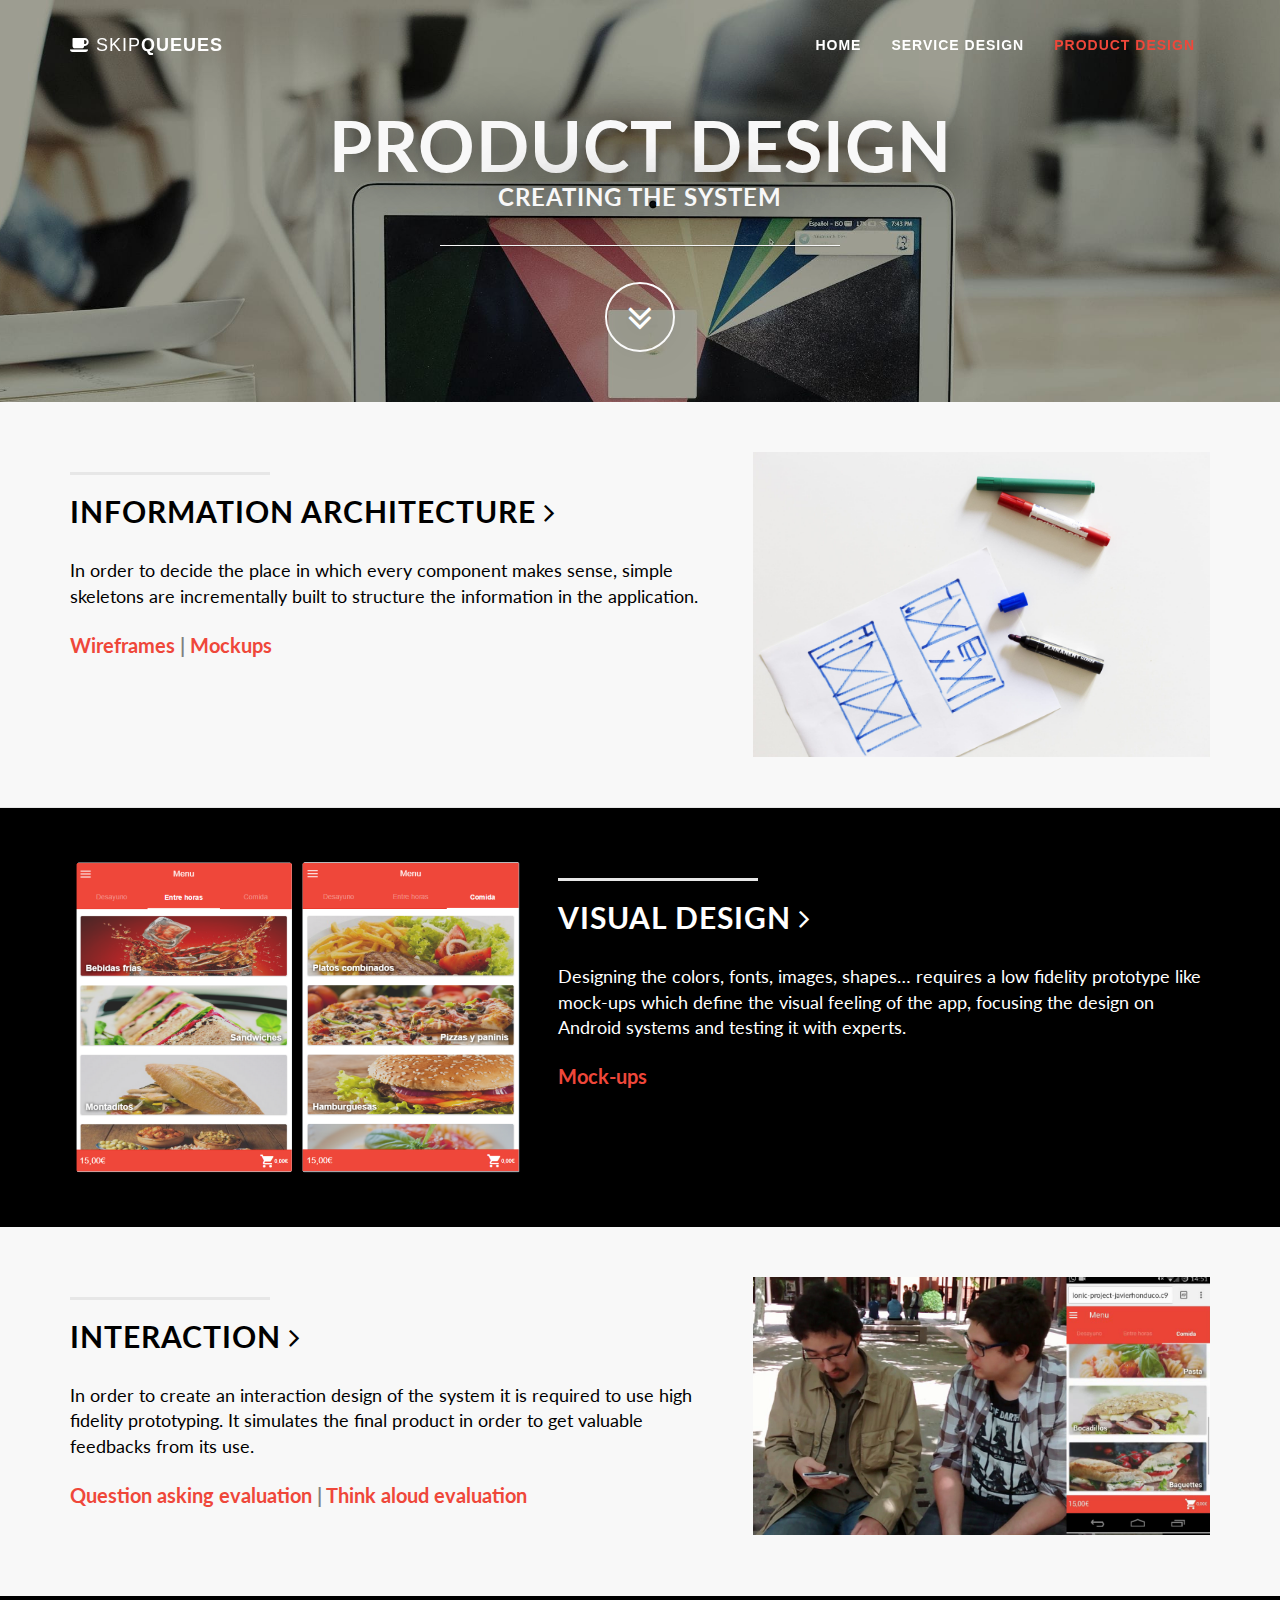
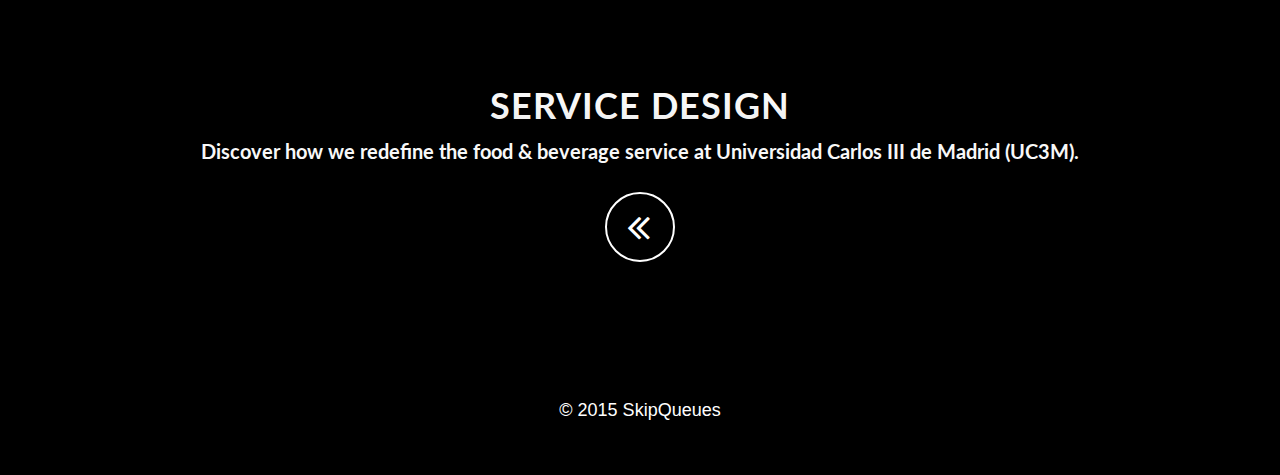
<file: product-design.html>
<!DOCTYPE html>
<html lang="en">
    <head>
    
        <meta charset="utf-8">
        <meta http-equiv="X-UA-Compatible" content="IE=edge">
        <meta name="viewport" content="width=device-width, initial-scale=1">
        <meta name="description" content="">
        <meta name="author" content="">
    
        <title>SkipQueues - Product Design</title>
        <link rel="shortcut icon" type="image/x-icon" href="./img/coffee.ico" />
       
        <!-- Bootstrap Core CSS -->
        <link href="css/bootstrap.min.css" rel="stylesheet">
        <!-- Custom CSS -->
        <link href="css/grayscale.css" rel="stylesheet">
        <!-- Custom CSS -->
        <link href="css/landing-page.css" rel="stylesheet">
        <!-- Custom Fonts -->
        <link href="font-awesome/css/font-awesome.min.css" rel="stylesheet" type="text/css">
        <link href="http://fonts.googleapis.com/css?family=Lato:300,400,700,300italic,400italic,700italic" rel="stylesheet" type="text/css">
    
        <link href="css/bootstrap-modal-carousel.css" rel="stylesheet" />

        <!-- HTML5 Shim and Respond.js IE8 support of HTML5 elements and media queries -->
        <!-- WARNING: Respond.js doesn't work if you view the page via file:// -->
        <!--[if lt IE 9]>
            <script src="https://oss.maxcdn.com/libs/html5shiv/3.7.0/html5shiv.js"></script>
            <script src="https://oss.maxcdn.com/libs/respond.js/1.4.2/respond.min.js"></script>
        <![endif]-->
    
    </head>
    
    <body>
    
        <!-- Navigation -->
        <nav class="navbar navbar-custom navbar-fixed-top" role="navigation">
            <div class="container">
                <div class="navbar-header">
                    <button type="button" class="navbar-toggle" data-toggle="collapse" data-target=".navbar-main-collapse">
                        <i class="fa fa-bars"></i>
                    </button>
                    <a class="navbar-brand page-scroll" href="index.html">
                        <i class="fa fa-coffee"></i>  <span class="light">Skip</span>Queues
                    </a>
                </div>
    
                <!-- Collect the nav links, forms, and other content for toggling -->
                <div class="collapse navbar-collapse navbar-right navbar-main-collapse">
                    <ul class="nav navbar-nav">
                        <li >
                            <a href="./index.html" >Home</a>
                        </li>
                        <li>
                            <a  href="./service-design.html" >Service design</a>
                        </li>
                        <li>
                            <a style="color: rgb(239,71,58);" href="./product-design.html">Product design</a>
                        </li>
                    </ul>
                </div>
                <!-- /.navbar-collapse -->
            </div>
            <!-- /.container -->
        </nav>
    
    
        <!-- Header -->
        <a name="about"></a>
        <div class="intro-header">
            <div class="container" id="containerHeader">
    
                <div class="row">
                    <div class="col-lg-12">
                        <div class="intro-message">
                            <h1>Product design</h1>
                            <h3>Creating the system</h3>
                            <hr class="intro-divider">
                            <div class="row">
                                <a href="#content" class="btn btn-circle page-scroll">
                                        <i class="fa fa-angle-double-down animated"></i>
                                </a>
                            </div>
                        </div>
                    </div>
                </div>
    
            </div>
            <!-- /.container -->
    
        </div>
        <!-- /.intro-header -->
    
        <!-- Page Content -->

    	<a  name="services"></a>
        <div class="content-section-a" id="content">
    
            <div class="container">
                <div class="row" >
                    <div class="col-lg-7 col-sm-6" >
                        <hr class="section-heading-spacer">
                        <div class="clearfix"></div>
                        <h2 class="section-heading" style="color:black;">
                            <a href="information.html" class="custom-link-left">Information architecture <i class="fa fa-angle-right"></i></a>
                        </h2>
                        <p class="lead" style="color:black;">In order to decide the place in which every component makes sense, simple skeletons are incrementally built to structure the information in the application.</p>
                        <p style="color:grey;"><a href="" data-toggle="modal" data-target="#wireframes-modal">Wireframes</a> | <a href="" data-toggle="modal" data-target="#mockups-modal">Mockups</a> 
                    
                    <!-- Modal Wireframes -->
                        
                     <div class="modal fade" id="wireframes-modal" tabindex="-1" role="dialog" 
                        aria-labelledby="myModalLabel" aria-hidden="true">
                            <div class="modal-dialog modal-lg" role="document">
                            <div class="modal-content">
                              <div class="modal-header">
                                <button type="button" class="close" data-dismiss="modal" aria-hidden="true">&times;</button>
                                <h4 class="modal-title uc3m-modal" id="myModalLabel">Wireframes</h4>
                              </div>
                              <div class="modal-body">
                            
                                   <!-- Carousel Start-->
                                    <div id="myCarousel5" class="carousel slide">
                                        <!-- Carousel items -->
                                        <div class="carousel-inner">
                                            <div class="active item" style="text-align:center;">
                                                
                                               
                                               <div style="text-align:center; width:100%;">
                                                <img src="img/pop/Wireframe1.jpg" class="responsive" style="width:100%;">
                                               </div>
                                            </div>
                                            <div class="item" style="text-align:center;">
                                               
                                               <div style="text-align:center; width:100%;">
                                                <img src="img/pop/Wireframe2.jpg" class="responsive" style="width:100%;">
                                               </div>
                                            </div>
                                             
                                           
                                        </div>
                                        <!-- Carousel nav -->
                                        <a class="carousel-control left" href="#myCarousel5" data-slide="prev">&lsaquo;</a>
                                        <a class="carousel-control right" href="#myCarousel5" data-slide="next">&rsaquo;</a>
                                    </div>
                                    <!-- Carousel End -->
                                
                                
                              </div>
                              
                        
                          
                        </div>
                      </div>
                    </div>
                    
                    <!-- Modal Mockups -->
                       
                    <div class="modal fade" id="mockups-modal" tabindex="-1" role="dialog" 
                        aria-labelledby="myModalLabel" aria-hidden="true">
                            <div class="modal-dialog modal-lg" role="document">
                            <div class="modal-content">
                              <div class="modal-header">
                                <button type="button" class="close" data-dismiss="modal" aria-hidden="true">&times;</button>
                                <h4 class="modal-title uc3m-modal" id="myModalLabel">Mockups</h4>
                              </div>
                              <div class="modal-body">
                            
                                   <!-- Carousel Start-->
                                    <div id="myCarousel6" class="carousel slide">
                                        <!-- Carousel items -->
                                        <div class="carousel-inner">
                                            <div class="active item" style="text-align:center;">
                                                
                                               <div style="text-align:center; width:100%;">
                                                <img src="img/pop/Mockup-page-001.jpg" class="responsive" style="width:90%;">
                                               </div>
                                            </div>
                                            <div class="item" style="text-align:center;">
                                               
                                               <div style="text-align:center; width:100%;">
                                                <img src="img/pop/Mockup-page-002.jpg" class="responsive" style="width:90%;">
                                               </div>
                                            </div>
                                            <div class="item" style="text-align:center;">
                                                
                                               <div style="text-align:center; width:100%;">
                                                <img src="img/pop/Mockup-page-003.jpg" class="responsive" style="width:90%;">
                                               </div>
                                            </div>
                                            <div class="item" style="text-align:center;">
                                               
                                               <div style="text-align:center; width:100%;">
                                                <img src="img/pop/Mockup-page-004.jpg" class="responsive" style="width:90%;">
                                               </div>
                                            </div>
                                            <div class="item" style="text-align:center;">
                                                
                                               <div style="text-align:center; width:100%;">
                                                <img src="img/pop/Mockup-page-005.jpg" class="responsive" style="width:90%;">
                                               </div>
                                            </div>
                                            <div class="item" style="text-align:center;">
                                               
                                               <div style="text-align:center; width:100%;">
                                                <img src="img/pop/Mockup-page-006.jpg" class="responsive" style="width:90%;">
                                               </div>
                                            </div>
                                             
                                           
                                        </div>
                                        <!-- Carousel nav -->
                                        <a class="carousel-control left" href="#myCarousel6" data-slide="prev">&lsaquo;</a>
                                        <a class="carousel-control right" href="#myCarousel6" data-slide="next">&rsaquo;</a>
                                    </div>
                                    <!-- Carousel End -->
                                
                                
                              </div>
                              
                        
                          
                        </div>
                      </div>
                    </div>
                    
                    <!-- Modal User feedback -->
                        <div class="modal fade" id="feedback-modal" tabindex="-1" role="dialog" aria-labelledby="myModalLabel">
                            <div class="modal-dialog modal-lg" role="document">
                        <div class="modal-content">
                          <div class="modal-header">
                            <button type="button" class="close" data-dismiss="modal" aria-label="Close"><span aria-hidden="true">&times;</span></button>
                            <h4 class="modal-title uc3m-modal" id="myModalLabel">User Feedback</h4>
                          </div>
                          <div class="modal-body" style="color:black;">
                            <br>
                            In order to create a product that not only looks great or makes what we want, but it does something useful for people (something, they would actually use), we requested, collected and gathered feedback from the users.

                            <br>
                            <br>
                            We wanted to get users's feedback since day one, because we think is a good practica and also has been proved by iterative software development techniques as one of the best ways of software development for our usecase.
                            
                            <br>
                            <br>
                            When we had the first ideas, we just told it to different students, to know if that was interesting.
                            <br>
                            Later, when whe had the firsts mockups, we asked the people what do they thought about it.
                            <br>
                            As soon as interactive prototypes were out of the oven, we did the same thing.
                            <br>
                            <br>
                            In conclusion: We think feedback is one of the most important parts of designing, no matter if it is software, products or any other field.
                            Being able to collect feedback from users since the early stages of a project, is something not only great to have, but, in our opinion, mandatory to be able to get ahead of the competition.
                            <br>


                          </div>
                          
                        </div>
                      </div>
                    </div>
                    
                    </div>
                    <div class="col-lg-5  col-sm-6">
                        <img class="img-responsive" src="img/artsy/mockup.jpg" alt="">
                    </div>
                </div>
    
            </div>
            <!-- /.container -->
    
        </div>
        <!-- /.content-section-a -->
    
        <div class="content-section-b">
    
            <div class="container">
    
                <div class="row">
                    <div class="col-lg-7 col-sm-push-5  col-sm-6">
                        <hr class="section-heading-spacer">
                        <div class="clearfix"></div>
                        <h2 class="section-heading">
                            <a href="visualization.html" class="custom-link-right">Visual design <i class="fa fa-angle-right"></i></a>
                        </h2>
                        <p class="lead" >Designing the colors, fonts, images, shapes…  requires a low fidelity prototype like mock-ups which define the visual feeling of the app, focusing the design on Android systems and testing it with experts. </p>
                        <p style="color:grey;"><a href="" data-toggle="modal" data-target="#mockups2-modal">Mock-ups</a></p>
                    
                    
                     <!-- Modal Mockups -->
                        <div class="modal fade" id="mockups2-modal" tabindex="-1" role="dialog" aria-labelledby="myModalLabel">
                            <div class="modal-dialog modal-lg" role="document">
                        <div class="modal-content">
                          <div class="modal-header">
                            <button type="button" class="close" data-dismiss="modal" aria-label="Close"><span aria-hidden="true">&times;</span></button>
                            <h4 class="modal-title uc3m-modal" id="myModalLabel">Mockups</h4>
                          </div>
                          <div class="modal-body">
                             <img class="img-responsive" src="img/mock-ups (3).png" alt="">
                             <img class="img-responsive" src="img/mock-ups (1).png" alt="">
                             <img class="img-responsive" src="img/mock-ups (2).png" alt="">
                          </div>
                         
                        </div>
                      </div>
                    </div>
                    
                    
                    </div>
                    <div class="col-lg-5 col-sm-pull-7 col-sm-6">
                        <img class="img-responsive" src="img/mock-up.png" alt="">
                    </div>
                </div>
    
            </div>
            <!-- /.container -->
    
        </div>
        <!-- /.content-section-b -->
    
        <div class="content-section-a" id="content">
    
            <div class="container">
                <div class="row" >
                    <div class="col-lg-7 col-sm-6" >
                        <hr class="section-heading-spacer">
                        <div class="clearfix"></div>
                        <h2 class="section-heading" style="color:black;">
                            <a href="interaction.html" class="custom-link-left">Interaction <i class="fa fa-angle-right"></i></a>
                        </h2>
                        <p class="lead" style="color:black;">In order to create an interaction design of the system it is required to use high fidelity prototyping. It simulates the final product in order to get valuable feedbacks from its use. </p>
                        <p style="color:grey;"><a href=""data-toggle="modal" data-target="#question-modal" >Question asking evaluation </a> | <a href=""data-toggle="modal" data-target="#evaluation-modal" >Think aloud evaluation </a> </p> 
                        
                        
                        <!-- Modal question  -->
                        <div class="modal fade" id="question-modal" tabindex="-1" role="dialog" aria-labelledby="myModalLabel">
                            <div class="modal-dialog modal-lg" role="document">
                        <div class="modal-content">
                          <div class="modal-header">
                            <button type="button" class="close" data-dismiss="modal" aria-label="Close"><span aria-hidden="true">&times;</span></button>
                            <h4 class="modal-title uc3m-modal" id="myModalLabel">Question asking evaluation</h4>
                          </div>
                          <div class="modal-body">
                             <div class="embed-container"><iframe src="https://player.vimeo.com/video/140589603?color=ef473a&title=0&byline=0&portrait=0" frameborder="0" webkitAllowFullScreen mozallowfullscreen allowFullScreen></iframe></div>
                          </div>
                         
                        </div>
                      </div>
                    </div>
                    
                    <!-- Modal Evaluation -->
                        <div class="modal fade" id="evaluation-modal" tabindex="-1" role="dialog" aria-labelledby="myModalLabel">
                            <div class="modal-dialog modal-lg" role="document">
                        <div class="modal-content">
                          <div class="modal-header">
                            <button type="button" class="close" data-dismiss="modal" aria-label="Close"><span aria-hidden="true">&times;</span></button>
                            <h4 class="modal-title uc3m-modal" id="myModalLabel">Evaluation</h4>
                          </div>
                          <div class="modal-body">
                             <!-- Carousel Start-->
                                    <div id="myCarousel7" class="carousel slide">
                                        <!-- Carousel items -->
                                        <div class="carousel-inner">
                                            <div class="active item" style="text-align:center;">
                                               <div class="embed-container"><iframe src="https://player.vimeo.com/video/140591194?color=ef473a&title=0&byline=0&portrait=0" frameborder="0" webkitAllowFullScreen mozallowfullscreen allowFullScreen></iframe></div>
                                            </div>
                                            <div class="item" style="text-align:center;">
                                               <div class="embed-container"><iframe src="https://player.vimeo.com/video/140591351?color=ef473a&title=0&byline=0&portrait=0" frameborder="0" webkitAllowFullScreen mozallowfullscreen allowFullScreen></iframe></div>
                                            </div>
                                            <div class="item" style="text-align:center;">
                                                <div class="embed-container"><iframe src="https://player.vimeo.com/video/141989965?color=ef473a&title=0&byline=0&portrait=0" frameborder="0" webkitAllowFullScreen mozallowfullscreen allowFullScreen></iframe></div>
                                            </div>
                                            <div class="item" style="text-align:center;">
                                               <div class="embed-container"><iframe src="https://player.vimeo.com/video/140590126?color=ef473a&title=0&byline=0&portrait=0" frameborder="0" webkitAllowFullScreen mozallowfullscreen allowFullScreen></iframe></div>
                                            </div>
                                        </div>
                                        <!-- Carousel nav -->
                                        <a class="carousel-control left" href="#myCarousel7" data-slide="prev" style="height:80%">&lsaquo;</a>
                                        <a class="carousel-control right" href="#myCarousel7" data-slide="next" style="height:80%">&rsaquo;</a>
                                    </div>
                                    <!-- Carousel End -->
                          </div>
                         
                        </div>
                      </div>
                    </div>
                        
                        
                    </div>
                    <div class="col-md-5 text-center" >
                         <img class="img-responsive" src="img/interaction.png" alt="">
                    </div>
                    
                </div>
    
            </div>
            <!-- /.container -->
    
        </div>
        <!-- /.content-section-a -->
    
    	
        <div class="banner2">
    
            <div class="container" style="text-align:center;">
                 
                <div class="row">
                   <div class="col-lg-12">       
                      <h2 style="font-size:36px; margin-bottom:10px; text-shadow: 2px 2px 50px rgba(0, 0, 0, 1);">Service design</h2>
                      
                   </div>
                </div>
                <div class="row">
                    <div class ="col-lg-12">
                        <p style="text-shadow: 2px 2px 50px rgba(0, 0, 0, 1); margin-bottom:10px;">Discover how we redefine the food & beverage service at Universidad Carlos III de Madrid (UC3M).</p>
                    </div>
                   
                </div>  
                
                    <div class="col-lg-12">    
                        <a href="service-design.html" class="btn btn-circle page-scroll" id="buttonLeft">
                          <i class="fa fa-angle-double-left animated"></i>
                        </a>
                       
                    </div>
                
    
            </div>
            <!-- /.container -->
    
        </div>
        <!-- /.banner -->
        
        <!-- Footer -->
        <footer>
            <div class="container text-center">
                <p id="footerText">&copy; 2015 SkipQueues</p>
            </div>
        </footer>
    
        <!-- jQuery -->
        <script defer src="js/jquery.js"></script>
        <!-- Bootstrap Core JavaScript -->
        <script defer src="js/bootstrap.min.js"></script>
        <!-- Plugin JavaScript -->
        <script defer src="js/jquery.easing.min.js"></script>
        <!-- Google Maps API Key - Use your own API key to enable the map feature. More information on the Google Maps API can be found at https://developers.google.com/maps/ -->

        <!-- Custom Theme JavaScript -->
        <script defer src="js/grayscale.js"></script>
        
        
        <script defer src="js/bootstrap-modal-carousel.js"></script>
        <script defer src="js/carousel-fit.js"></script>
        <script defer src="js/demo.min.js"></script>
    </body>
</html>
</file>
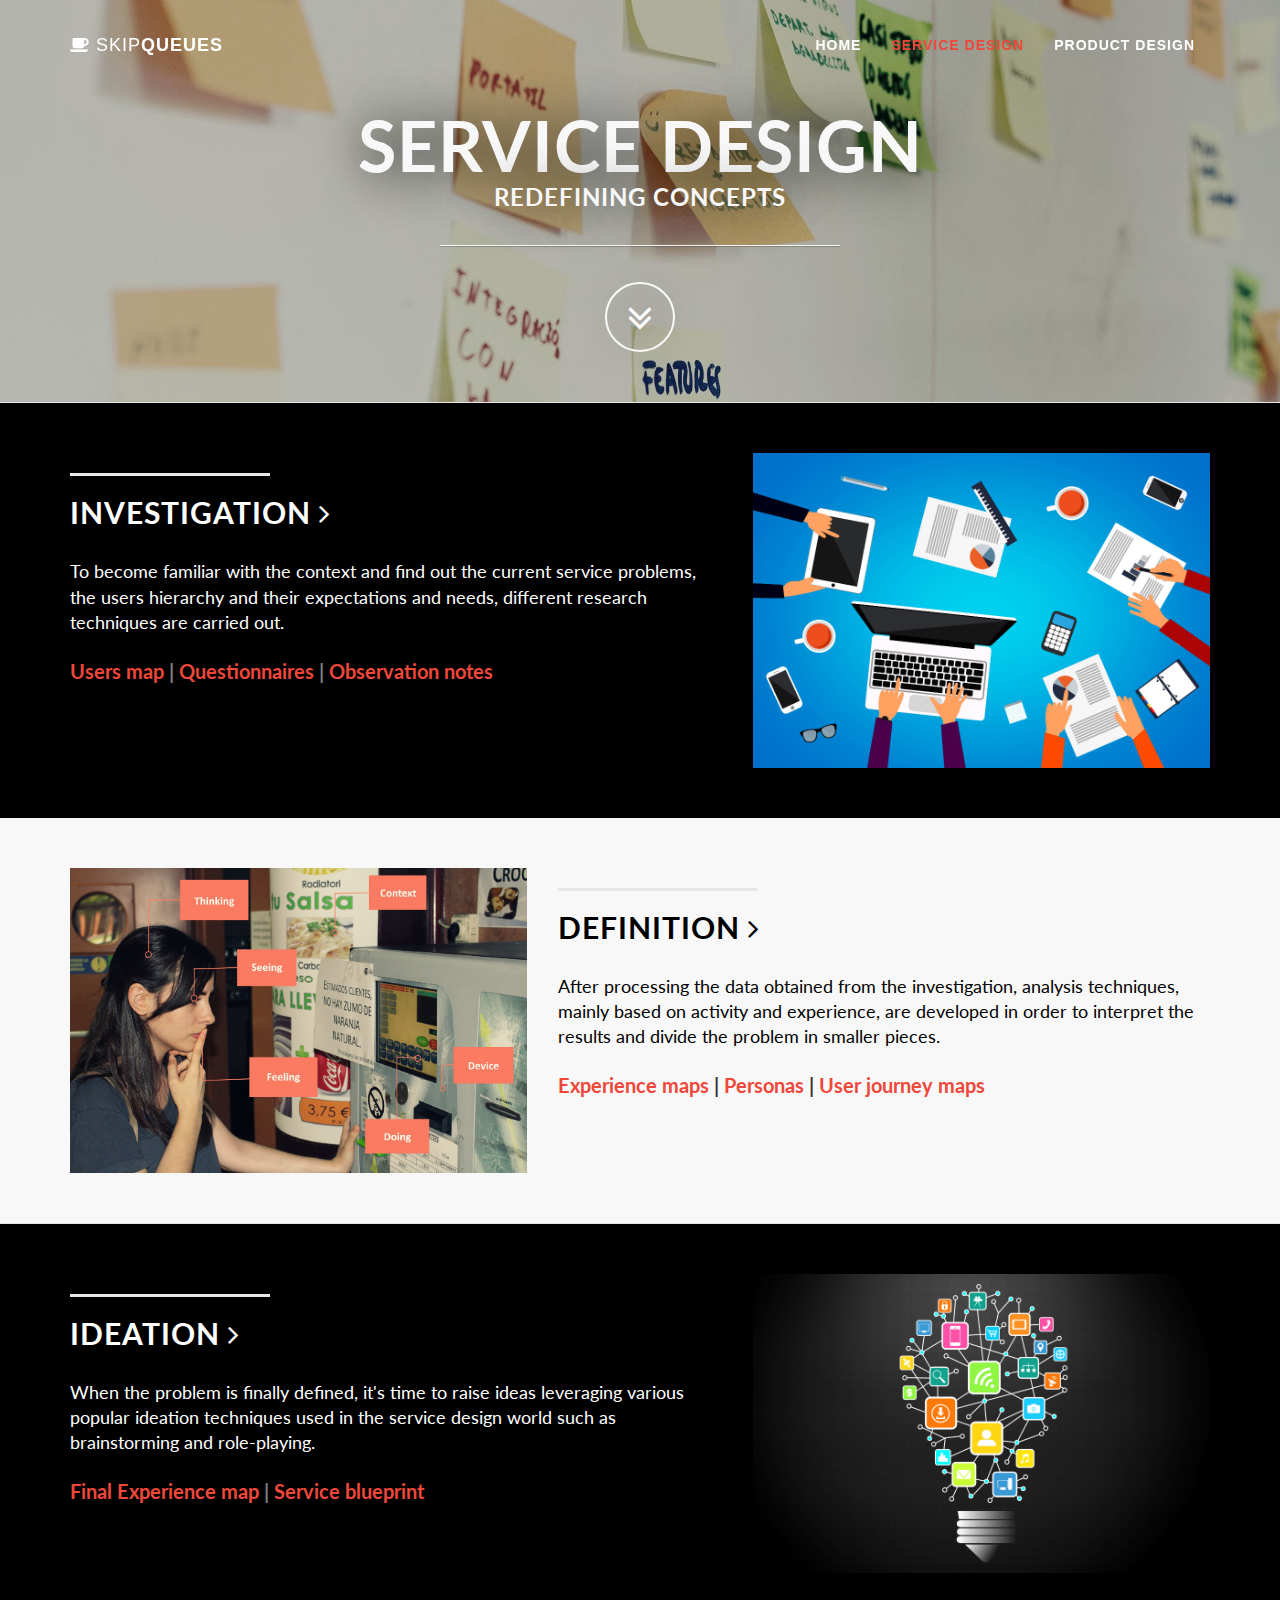
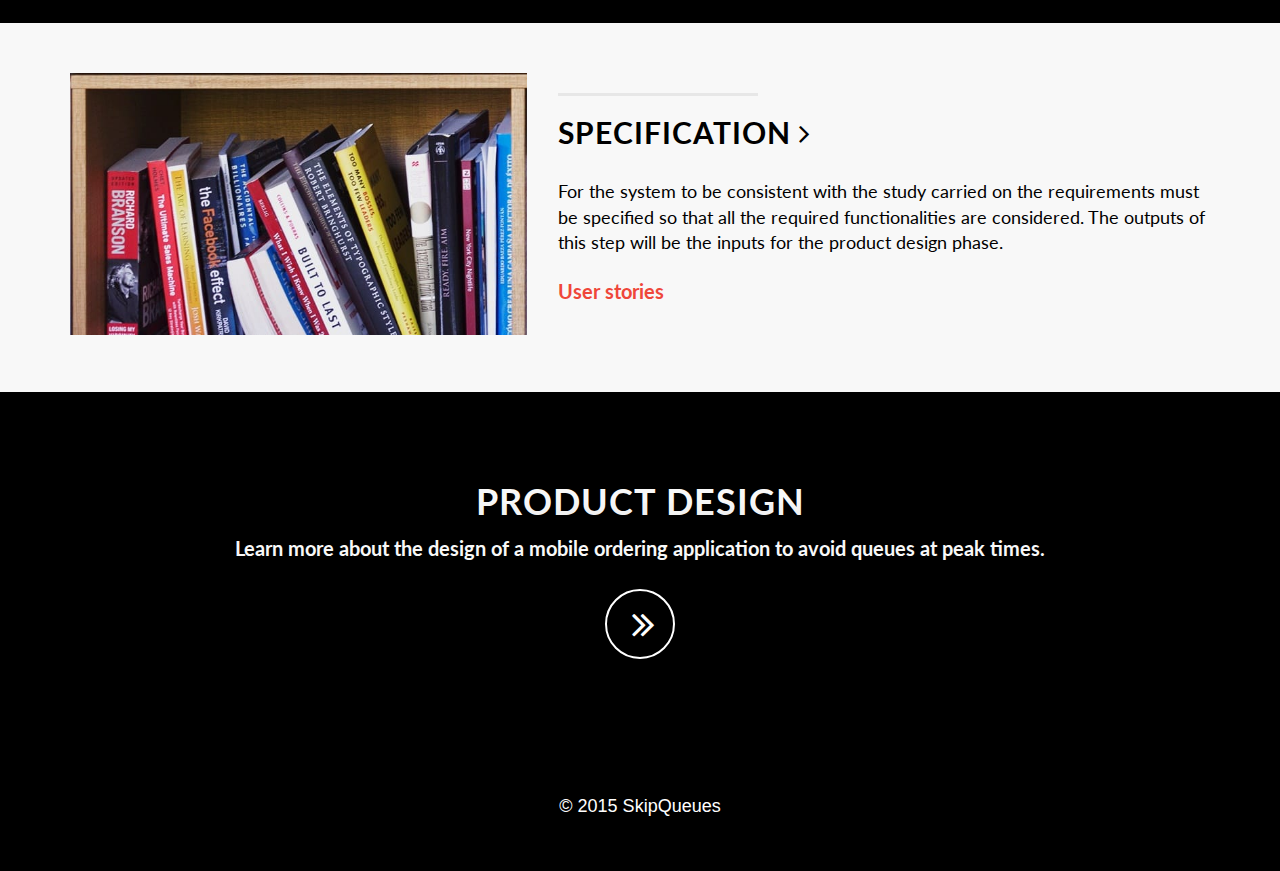
<file: service-design.html>
<!DOCTYPE html>
<html lang="en">
    <head>
    
        <meta charset="utf-8">
        <meta http-equiv="X-UA-Compatible" content="IE=edge">
        <meta name="viewport" content="width=device-width, initial-scale=1">
        <meta name="description" content="">
        <meta name="author" content="">
    
        <title>SkipQueues - Service Design</title>
        <link rel="shortcut icon" type="image/x-icon" href="./img/coffee.ico" />
        
        <!-- Bootstrap Core CSS -->
        <link href="css/bootstrap.min.css" rel="stylesheet">
        <!-- Custom CSS -->
        <link href="css/grayscale.css" rel="stylesheet">
        <!-- Custom CSS -->
        <link href="css/landing-page.css" rel="stylesheet">
        <!-- Custom Fonts -->
        <link href="font-awesome/css/font-awesome.min.css" rel="stylesheet" type="text/css">
        <link href="http://fonts.googleapis.com/css?family=Lato:300,400,700,300italic,400italic,700italic" rel="stylesheet" type="text/css">
        
        <link href="css/bootstrap-modal-carousel.css" rel="stylesheet" />

        <!-- HTML5 Shim and Respond.js IE8 support of HTML5 elements and media queries -->
        <!-- WARNING: Respond.js doesn't work if you view the page via file:// -->
        <!--[if lt IE 9]>
            <script src="https://oss.maxcdn.com/libs/html5shiv/3.7.0/html5shiv.js"></script>
            <script src="https://oss.maxcdn.com/libs/respond.js/1.4.2/respond.min.js"></script>
        <![endif]-->
    </head>

    <body>
    
        <!-- Navigation -->
        <nav class="navbar navbar-custom navbar-fixed-top" role="navigation">
            <div class="container">
                <div class="navbar-header">
                    <button type="button" class="navbar-toggle" data-toggle="collapse" data-target=".navbar-main-collapse">
                        <i class="fa fa-bars"></i>
                    </button>
                    <a class="navbar-brand page-scroll" href="index.html">
                        <i class="fa fa-coffee"></i>  <span class="light">Skip</span>Queues
                    </a>
                </div>
    
                <!-- Collect the nav links, forms, and other content for toggling -->
                <div class="collapse navbar-collapse navbar-right navbar-main-collapse">
                    <ul class="nav navbar-nav">
                        <li >
                            <a href="./index.html">Home</a>
                        </li>
                        <li>
                            <a style="color: rgb(239,71,58);" href="./service-design.html">Service design</a>
                        </li>
                        <li>
                            <a  href="./product-design.html">Product design</a>
                        </li>
                    </ul>
                </div>
                <!-- /.navbar-collapse -->
            </div>
            <!-- /.container -->
        </nav>
    
    
        <!-- Header -->
        <a name="about"></a>
        <div class="intro-header2">
            <div class="container" id="containerHeader">
    
                <div class="row">
                    <div class="col-lg-12">
                        <div class="intro-message">
                            <h1>Service design</h1>
                            <h3>Redefining concepts</h3>
                            <hr class="intro-divider">
                            <div class="row">
                                <a href="#content" class="btn btn-circle page-scroll">
                                    <i class="fa fa-angle-double-down animated"></i>
                                </a>
                            </div>
                        </div>
                    </div>
                </div>
    
            </div>
            <!-- /.container -->
    
        </div>
        <!-- /.intro-header -->
    
        <!-- Page Content -->
    
    	<a  name="services"></a>
        <div class="content-section-b" id="content">
    
            <div class="container">
                <div class="row">
                    <div class="col-lg-7 col-sm-6">
                        <hr class="section-heading-spacer">
                        <div class="clearfix"></div>
                        <h2 class="section-heading " style="color:rgb(51,51,51);">
                            <a href="investigation.html" class="custom-link-right">Investigation <i class="fa fa-angle-right"></i></a>    
                        </h2>
                        <p class="lead">To become familiar with the context and find out the current service problems, the users hierarchy and their expectations and needs, different research techniques are carried out.</p>
                        <p style="color:grey;"><a href="" data-toggle="modal" data-target="#users-map-modal">Users map</a> | 
                        <a href="" data-toggle="modal" data-target="#questionnaires-modal">Questionnaires</a> | 
                        <a href="" data-toggle="modal" data-target="#observation-modal">Observation notes</a>
                    
                    
                        <!-- Modal users map -->
                        <div class="modal fade" id="users-map-modal" tabindex="-1" role="dialog" aria-labelledby="myModalLabel">
                            <div class="modal-dialog modal-lg" role="document">
                        <div class="modal-content">
                          <div class="modal-header">
                            <button type="button" class="close" data-dismiss="modal" aria-label="Close"><span aria-hidden="true">&times;</span></button>
                            <h4 class="modal-title uc3m-modal" id="myModalLabel">Users Map</h4>
                          </div>
                          <div class="modal-body" style="text-align:center;">
                           <img src="img/pop/User map.jpg" class="responsive" style="width:70%;">
                          </div>
                          
                        </div>
                      </div>
                    </div>
                    
                    <!-- Modal Questionnaires -->
                       <div class="modal fade" id="questionnaires-modal" tabindex="-1" role="dialog" aria-labelledby="myModalLabel">
                            <div class="modal-dialog modal-lg" role="document">
                        <div class="modal-content">
                          <div class="modal-header">
                            <button type="button" class="close" data-dismiss="modal" aria-label="Close"><span aria-hidden="true">&times;</span></button>
                            <h4 class="modal-title uc3m-modal" id="myModalLabel">Questionnaires</h4>
                          </div>
                          <div class="modal-body">
                              <!-- Carousel Start-->
                                <div id="myCarousel" class="carousel slide">
                                    <!-- Carousel items -->
                                    <div class="carousel-inner">
                                        <div class="active item" style="text-align:center;">
                                            
                                           <h5 style="color:black; margin-top:10px;">Foreign Students</h5>
                                           <div style="text-align:center; width:100%;">
                                            <img src="img/pop/LikertForeign.jpg" class="responsive" style="width:100%;">
                                           </div>
                                        </div>
                                        <div class="item" style="text-align:center;">
                                            <h5 style="color:black; margin-top:10px;">Local Students</h5>
                                           <div style="text-align:center; width:100%;">
                                            <img src="img/pop/LikertEstudiante.jpg" class="responsive" style="width:100%;">
                                           </div>
                                           
                                        </div>
                                        <div class="item" style="text-align:center;">
                                            <h5 style="color:black; margin-top:10px;">PDI and PAS</h5>
                                           <div style="text-align:center; width:100%;">
                                            <img src="img/pop/LikertPDIPAS.jpg" class="responsive" style="width:100%;">
                                           </div>
                                        </div>
                                         <div class="item" style="text-align:center;">
                                            <h5 style="color:black; margin-top:10px;">Employees</h5>
                                           <div style="text-align:center; width:100%;">
                                            <img src="img/pop/LikertEmpleados.jpg" class="responsive" style="width:100%;">
                                           </div>
                                        </div>
                                        <div class="item" style="text-align:center;">
                                            <h5 style="color:black; margin-top:10px;">Data treatment example</h5>
                                           <div style="text-align:center; width:100%;">
                                            <img src="img/pop/LikertEstudianteExcel.JPG" class="responsive" style="width:100%;">
                                           </div>
                                        </div>
                                    </div>
                                    <!-- Carousel nav -->
                                    <a class="carousel-control left" href="#myCarousel" data-slide="prev">&lsaquo;</a>
                                    <a class="carousel-control right" href="#myCarousel" data-slide="next">&rsaquo;</a>
                                </div>
                                <!-- Carousel End -->
                            
                            
                          </div>
                         
                        </div>
                      </div>
                    </div>

                    
                    <!-- Modal Observation notes -->
                        <div class="modal fade" id="observation-modal" tabindex="-1" role="dialog" aria-labelledby="myModalLabel">
                            <div class="modal-dialog modal-lg" role="document">
                        <div class="modal-content">
                          <div class="modal-header">
                            <button type="button" class="close" data-dismiss="modal" aria-label="Close"><span aria-hidden="true">&times;</span></button>
                            <h4 class="modal-title uc3m-modal" id="myModalLabel">Observation Notes</h4>
                          </div>
                          <div class="modal-body uc3m-modal">
                             
                            <img src="img/pop/observaciones.JPG" class="responsive" style="width: 100%;">
                          </div>
                          
                        </div>
                      </div>
                    </div>
                                        
        
                    </div>
                    <div class="col-lg-5  col-sm-6" >
                        <img class="img-responsive" src="img/research.jpg" alt="">
                    </div>
                </div>
    
            </div>
            <!-- /.container -->
    
        </div>
        <!-- /.content-section-a -->
    
        <div class="content-section-a">
    
            <div class="container">
    
                <div class="row">
                    <div class="col-lg-7 col-sm-push-5  col-sm-6">
                        <hr class="section-heading-spacer">
                        <div class="clearfix"></div>
                        <h2 class="section-heading" >
                            <a href="definition.html" class="custom-link-left">Definition <i class="fa fa-angle-right"></i></a>
                        </h2>
                        <p class="lead" style="color:black;">After processing the data obtained from the investigation, analysis techniques, mainly based on activity and experience, are developed in order to interpret the results and divide the problem in smaller pieces.</p>
                        <p style="color:rgb(51,51,51);"><a href="" data-toggle="modal" data-target="#experience-map-modal">Experience maps</a> | 
                        <a href="" data-toggle="modal" data-target="#personas-modal" >Personas</a> | 
                        <a href="" data-toggle="modal" data-target="#user-journey-modal">User journey maps</a>
                    
                    <!-- Modal Experience map -->
                        <div class="modal fade modal-fullscreen force-fullscreen" id="experience-map-modal" tabindex="-1" role="dialog" 
                        aria-labelledby="myModalLabel" aria-hidden="true">
                            <div class="modal-dialog modal-lg" role="document">
                            <div class="modal-content" style="height:100%;">
                              <div class="modal-header">
                                <button type="button" class="close" data-dismiss="modal" aria-hidden="true">&times;</button>
                                <h4 class="modal-title uc3m-modal" id="myModalLabel">Experience Maps</h4>
                              </div>
                              <div class="modal-body" style="margin-top:55px;">
                            
                                   <!-- Carousel Start-->
                                    <div id="myCarousel2" class="carousel slide">
                                        <!-- Carousel items -->
                                        <div class="carousel-inner">
                                            <div class="active item" style="text-align:center;">
                                                
                                               <h5 style="color:black; margin-top:10px;">Sabatini cafeteria</h5>
                                               <div style="text-align:center; width:100%;">
                                                <img src="img/pop/Experience Map Sabatini.jpg" class="responsive" style="width:100%;">
                                               </div>
                                            </div>
                                            <div class="item" style="text-align:center;">
                                                <h5 style="color:black; margin-top:10px;">Padre Soler cafeteria</h5>
                                               <div style="text-align:center; width:100%;">
                                                <img src="img/pop/Experience Map Padre Soler.jpg" class="responsive" style="width:100%;">
                                               </div>
                                              </div>
                                           
                                        </div>
                                        <!-- Carousel nav -->
                                        <a class="carousel-control left" href="#myCarousel2" data-slide="prev">&lsaquo;</a>
                                        <a class="carousel-control right" href="#myCarousel2" data-slide="next">&rsaquo;</a>
                                    </div>
                                    <!-- Carousel End -->
                                
                                
                              </div>
                              
                        
                          
                        </div>
                      </div>
                    </div>
                    
                    
                    <!-- Modal Personas -->
                       
                    <div class="modal fade modal-fullscreen force-fullscreen" id="personas-modal" tabindex="-1" role="dialog" 
                        aria-labelledby="myModalLabel" aria-hidden="true">
                            <div class="modal-dialog modal-lg" role="document">
                            <div class="modal-content" style="height:100%;">
                              <div class="modal-header">
                                <button type="button" class="close" data-dismiss="modal" aria-hidden="true">&times;</button>
                                <h4 class="modal-title uc3m-modal" id="myModalLabel">Personas</h4>
                              </div>
                              <div class="modal-body" style="margin-top:55px;">
                            
                                   <!-- Carousel Start-->
                                    <div id="myCarousel3" class="carousel slide">
                                        <!-- Carousel items -->
                                        <div class="carousel-inner">
                                            <div class="active item" style="text-align:center;">
                                                
                                               <h5 style="color:black; margin-top:10px;">Alicia Montero</h5>
                                               <div style="text-align:center; width:100%;">
                                                <img src="img/pop/AliciaMontero.jpg" class="responsive" style="width:100%;">
                                               </div>
                                            </div>
                                            <div class="item" style="text-align:center;">
                                                <h5 style="color:black; margin-top:10px;">Juan Herrera</h5>
                                               <div style="text-align:center; width:100%;">
                                                <img src="img/pop/JuanHerrera.jpg" class="responsive" style="width:100%;">
                                               </div>
                                            </div>
                                             <div class="item" style="text-align:center;">
                                                <h5 style="color:black; margin-top:10px;">John Smith</h5>
                                               <div style="text-align:center; width:100%;">
                                                <img src="img/pop/JohnSmith.jpg" class="responsive" style="width:100%;">
                                               </div>
                                            </div>
                                             <div class="item" style="text-align:center;">
                                                <h5 style="color:black; margin-top:10px;">Isabel Pérez</h5>
                                               <div style="text-align:center; width:100%;">
                                                <img src="img/pop/IsabelPerez.jpg" class="responsive" style="width:100%;">
                                               </div>
                                            </div>
                                           
                                        </div>
                                        <!-- Carousel nav -->
                                        <a class="carousel-control left" href="#myCarousel3" data-slide="prev">&lsaquo;</a>
                                        <a class="carousel-control right" href="#myCarousel3" data-slide="next">&rsaquo;</a>
                                    </div>
                                    <!-- Carousel End -->
                                
                                
                              </div>
                              
                        
                          
                        </div>
                      </div>
                    </div>
                    
                    
                    <!-- Modal User Journey -->
                        
            <div class="modal fade" id="user-journey-modal" tabindex="-1" role="dialog" 
                        aria-labelledby="myModalLabel" aria-hidden="true">
                            <div class="modal-dialog modal-lg" role="document">
                            <div class="modal-content">
                              <div class="modal-header">
                                <button type="button" class="close" data-dismiss="modal" aria-hidden="true">&times;</button>
                                <h4 class="modal-title uc3m-modal" id="myModalLabel">User Journey Maps</h4>
                              </div>
                              <div class="modal-body">
                            
                                   <!-- Carousel Start-->
                                    <div id="myCarousel4" class="carousel slide">
                                        <!-- Carousel items -->
                                        <div class="carousel-inner">
                                            <div class="active item" style="text-align:center;">
                                                
                                               <h5 style="color:black; margin-top:10px;">Alicia Montero</h5>
                                               <div style="text-align:center; width:100%;">
                                                <img src="img/pop/userjourneyAlicia.png" class="responsive" style="width:100%;">
                                               </div>
                                            </div>
                                           
                                             <div class="item" style="text-align:center;">
                                                <h5 style="color:black; margin-top:10px;">John Smith</h5>
                                               <div style="text-align:center; width:100%;">
                                                <img src="img/pop/userjourneyJohn.png" class="responsive" style="width:100%;">
                                               </div>
                                            </div>
                                             <div class="item" style="text-align:center;">
                                                <h5 style="color:black; margin-top:10px;">Isabel Pérez</h5>
                                               <div style="text-align:center; width:100%;">
                                                <img src="img/pop/userjourneyIsabel.png" class="responsive" style="width:100%;">
                                               </div>
                                            </div>
                                           
                                        </div>
                                        <!-- Carousel nav -->
                                        <a class="carousel-control left" href="#myCarousel4" data-slide="prev">&lsaquo;</a>
                                        <a class="carousel-control right" href="#myCarousel4" data-slide="next">&rsaquo;</a>
                                    </div>
                                    <!-- Carousel End -->
                                
                                
                              </div>
                              
                        
                          
                        </div>
                      </div>
                    </div>
                    
            
                    </div>
                    <div class="col-lg-5 col-sm-pull-7 col-sm-6">
                        <img class="img-responsive" src="img/definition2.jpg" alt="">
                    </div>
                    
                    
                    
                </div>
    
            </div>
            <!-- /.container -->
    
        </div>
        <!-- /.content-section-b -->
    
        <div class="content-section-b" id="content">
    
            <div class="container">
                <div class="row" >
                    <div class="col-lg-7 col-sm-6" >
                        <hr class="section-heading-spacer">
                        <div class="clearfix"></div>
                        <h2 class="section-heading" style="color:rgb(51,51,51);">
                            <a href="ideation.html" class="custom-link-right">Ideation <i class="fa fa-angle-right"></i></a>
                        </h2>
                        <p class="lead">When the problem is finally defined, it's time to raise ideas leveraging various popular ideation techniques used in the service design world such as brainstorming and role-playing.</p>
                        <p style="color:grey;"><a href="" data-toggle="modal" data-target="#experience-map2-modal">Final Experience map</a> | <a href="" data-toggle="modal" data-target="#blueprint-modal">Service blueprint</a></p>
                    
                    <!-- Modal Experience map -->
                        <div class="modal fade modal-fullscreen force-fullscreen" id="experience-map2-modal" tabindex="-1" role="dialog" aria-labelledby="myModalLabel">
                            <div class="modal-dialog modal-lg" role="document">
                        <div class="modal-content" style="height:100%;">
                          <div class="modal-header">
                            <button type="button" class="close" data-dismiss="modal" aria-label="Close"><span aria-hidden="true">&times;</span></button>
                            <h4 class="modal-title uc3m-modal" id="myModalLabel">Final Experience Map</h4>
                          </div>
                          <div class="modal-body" style="margin-top:65px;">
                            <img class="img-responsive" src="img/pop/ExperienceMapFINAL.jpg" class="responsive">
                          </div>
                          
                        </div>
                      </div>
                    </div>
                    
                    <!-- Modal Service Blueprint -->
                        <div class="modal fade" id="blueprint-modal" tabindex="-1" role="dialog" aria-labelledby="myModalLabel">
                            <div class="modal-dialog modal-lg" role="document">
                        <div class="modal-content">
                          <div class="modal-header">
                            <button type="button" class="close" data-dismiss="modal" aria-label="Close"><span aria-hidden="true">&times;</span></button>
                            <h4 class="modal-title uc3m-modal" id="myModalLabel">Service Blueprint</h4>
                          </div>
                          <div class="modal-body">
                            <img class="img-responsive" src="img/pop/Service Blueprint.jpg" class="responsive" style="width: 100%;">
                          </div>
                         
                        </div>
                      </div>
                    </div>
                  
                    
                    </div>
                    <div class="col-lg-5 col-sm-6" >
                        <img class="img-responsive" src="img/ideation.jpg" alt="">
                    </div>
                </div>
    
            </div>
            <!-- /.container -->
    
        </div>
        <!-- /.content-section-a -->
        
        <div class="content-section-a">
    
            <div class="container">
    
                <div class="row">
                    <div class="col-lg-7  col-sm-push-5  col-sm-6">
                        <hr class="section-heading-spacer">
                        <div class="clearfix"></div>
                        <h2 class="section-heading" >
                            <a href="specification.html" class="custom-link-left">Specification <i class="fa fa-angle-right"></i></a>
                        </h2>
                        <p class="lead" style="color:black;">For the system to be consistent with the study carried on the requirements must be specified so that all the required functionalities are considered. The outputs of this step will be the inputs for the product design phase.</p>
                        <p style="color:gb(51,51,51);"><a href="" data-toggle="modal" data-target="#user-stories-modal">User stories</a>  </p>
                        
                         <!-- Modal User Stories -->
                        <div class="modal fade" id="user-stories-modal" tabindex="-1" role="dialog" aria-labelledby="myModalLabel">
                            <div class="modal-dialog modal-lg" role="document">
                                <div class="modal-content">
                                  <div class="modal-header">
                                    <button type="button" class="close" data-dismiss="modal" aria-label="Close"><span aria-hidden="true">&times;</span></button>
                                    <h4 class="modal-title uc3m-modal" id="myModalLabel">User Stories</h4>
                                  </div>
                                  <div class="modal-body" style="color:black">
                                    <h4 style="margin-bottom:0;margin-top:10px">JUAN HERRERA</h4>
                                    <span style="color:red;font-weight: 900;">1.</span> Juan quiere encontrar un microondas fácilmente para calentar su comida en poco tiempo.
                                    <br><span style="color:red;font-weight: 900;">2.</span> Juan desearía entender la interfaz del microondas fácilmente para no perder tiempo.
                                    <br><span style="color:red;font-weight: 900;">3.</span> Juan necesita recibir descuentos para ahorrar dinero en las consumiciones.
                                    <br><span style="color:red;font-weight: 900;">4.</span> Juan quiere encontrar un sitio disponible para comer tranquilamente.
                                    <br><span style="color:red;font-weight: 900;">5.</span> Juan necesita tarjetas prepago para controlar sus gastos.
                                    <br><span style="color:red;font-weight: 900;">6.</span> Juan quiere comparar precios de distintos productos para encontrar la opción más rentable dependiendo del día.
                                    <br><span style="color:red;font-weight: 900;">7.</span> Juan necesita poder utilizar la máquina rápidamente para no sentirse presionado.
                                    <h4 style="margin-bottom:0;margin-top:10px">ALICIA MONTERO</h4>
                                    <span style="color:red;font-weight: 900;">1.</span> Alicia quiere entregar los tickets de pedidos en la barra en el Padre Soler de forma más organizada para perder menos tiempo y respetar el orden de llegada.
                                    <br><span style="color:red;font-weight: 900;">2.</span> Alicia preferiría que realizar el pedido en la máquina sea suficientemente específico para no tener que repetirlo en la barra del Padre Soler.
                                    <br><span style="color:red;font-weight: 900;">3.</span> Alicia necesita encontrar en el sistema de máquinas lo que quiere más rápidamente para no sentir presión.
                                    <br><span style="color:red;font-weight: 900;">4.</span> Alicia necesita pedir con rapidez para comprar en los cambios de clase y no llegar tarde.
                                    <br><span style="color:red;font-weight: 900;">5.</span> Alicia necesita poder distinguir sus pedidos para recogerlo sin confundirse con los de los demás.
                                    <br><span style="color:red;font-weight: 900;">6.</span> Alicia quiere poder entender las fórmulas de desayuno y todas las posibilidades que tiene cuando va a la cafetería para desayunar.
                                    <br><span style="color:red;font-weight: 900;">7.</span> Alicia quiere saber la información nutricional de los productos. 
                                    <br><span style="color:red;font-weight: 900;">8.</span> Alicia quiere saber de antemano qué cafetería va a estar menos ocupada para ir directamente a esa.
                                    <br><span style="color:red;font-weight: 900;">9.</span> Alicia precisa recibir recomendaciones sobre productos para probar cosas nuevas.
                                    <br><span style="color:red;font-weight: 900;">10.</span> Alicia prefiere compartir sus opiniones acerca de los productos para socializarse.
                                    <h4 style="margin-bottom:0;margin-top:10px">JOHN SMITH</h4>
                                    <span style="color:red;font-weight: 900;">1.</span> John quiere tener la comida rápido para poder llegar pronto a clase y sin prisas.
                                    <br><span style="color:red;font-weight: 900;">2.</span> John quisiera acceder a los detalles de cada producto para saber qué va a pedir exactamente.
                                    <br><span style="color:red;font-weight: 900;">3.</span> John quiere tener una vista previa del producto final para saber qué es exactamente lo que va a pedir.
                                    <br><span style="color:red;font-weight: 900;">4.</span> John desea poder comunicarse en inglés para poder hablar en el idioma que controla.
                                    <br><span style="color:red;font-weight: 900;">5.</span> John quiere recibir información del funcionamiento del sistema de la cafetería para poder pedir por primera vez sin problemas.
                                    <br><span style="color:red;font-weight: 900;">6.</span> John necesita saber la información nutricional de los productos para comer más variado.
                                    <br><span style="color:red;font-weight: 900;">7.</span> A John le gustaría encontrar compañeros españoles para poder practicar idiomas.
                                    <br><span style="color:red;font-weight: 900;">8.</span> John desearía tener a su disposición un mapa de la cafetería para encontrar las distintas zonas de la misma más rápido.
                                    <br><span style="color:red;font-weight: 900;">9.</span> John desearía poder prescindir de la comunicación con los camareros para poder seleccionar bebida y menú sin que influya el idioma.
                                  </div>
                                </div>
                             </div>
                        </div>
                        
                    </div>
                    <div class="col-lg-5 col-sm-pull-7 col-sm-6">
                        <img class="img-responsive" src="img/artsy/books.jpg" alt="">
                    </div>
                </div>
    
            </div>
            <!-- /.container -->
    
        </div>
        <!-- /.content-section-b -->
    
    	
        <div class="banner ">
    
            <div class="container" style="text-align:center;">
                <div class="row">
                   <div class="col-lg-12">       
                      <h2 style="font-size:36px; margin-bottom:10px; text-shadow: 2px 2px 50px rgba(0, 0, 0, 1);">Product design</h2>
                      
                   </div>
                </div>
                <div class="row">
                    <div class="col-lg-12">
                        <p style="margin-bottom:10px; text-shadow: 2px 2px 50px rgba(0, 0, 0, 1);">Learn more about the design of a mobile ordering application to avoid queues at peak times.</p>
                    </div>
                    
                </div> 
                
                <div class="col-lg-12">    
                        <a href="product-design.html" class="btn btn-circle page-scroll" id="buttonRight">
                          <i class="fa fa-angle-double-right animated"></i>
                        </a>
                       
                    </div>
             
    
            </div>
            <!-- /.container -->
    
        </div>
        <!-- /.banner -->

        <!-- Footer -->
        <footer>
            <div class="container text-center">
                <p id="footerText">&copy; 2015 SkipQueues</p>
            </div>
        </footer>
    
        <!-- jQuery -->
        <script defer src="js/jquery.js"></script>
        <!-- Bootstrap Core JavaScript -->
        <script defer src="js/bootstrap.min.js"></script>
        <!-- Plugin JavaScript -->
        <script defer src="js/jquery.easing.min.js"></script>
        <!-- Google Maps API Key - Use your own API key to enable the map feature. More information on the Google Maps API can be found at https://developers.google.com/maps/ -->

        <!-- Custom Theme JavaScript -->
        <script defer src="js/grayscale.js"></script>
        
        <script defer src="js/bootstrap-modal-carousel.js"></script>
        <script defer src="js/carousel-fit.js"></script>
        <script defer src="js/demo.min.js"></script>
    </body>
</html>
</file>
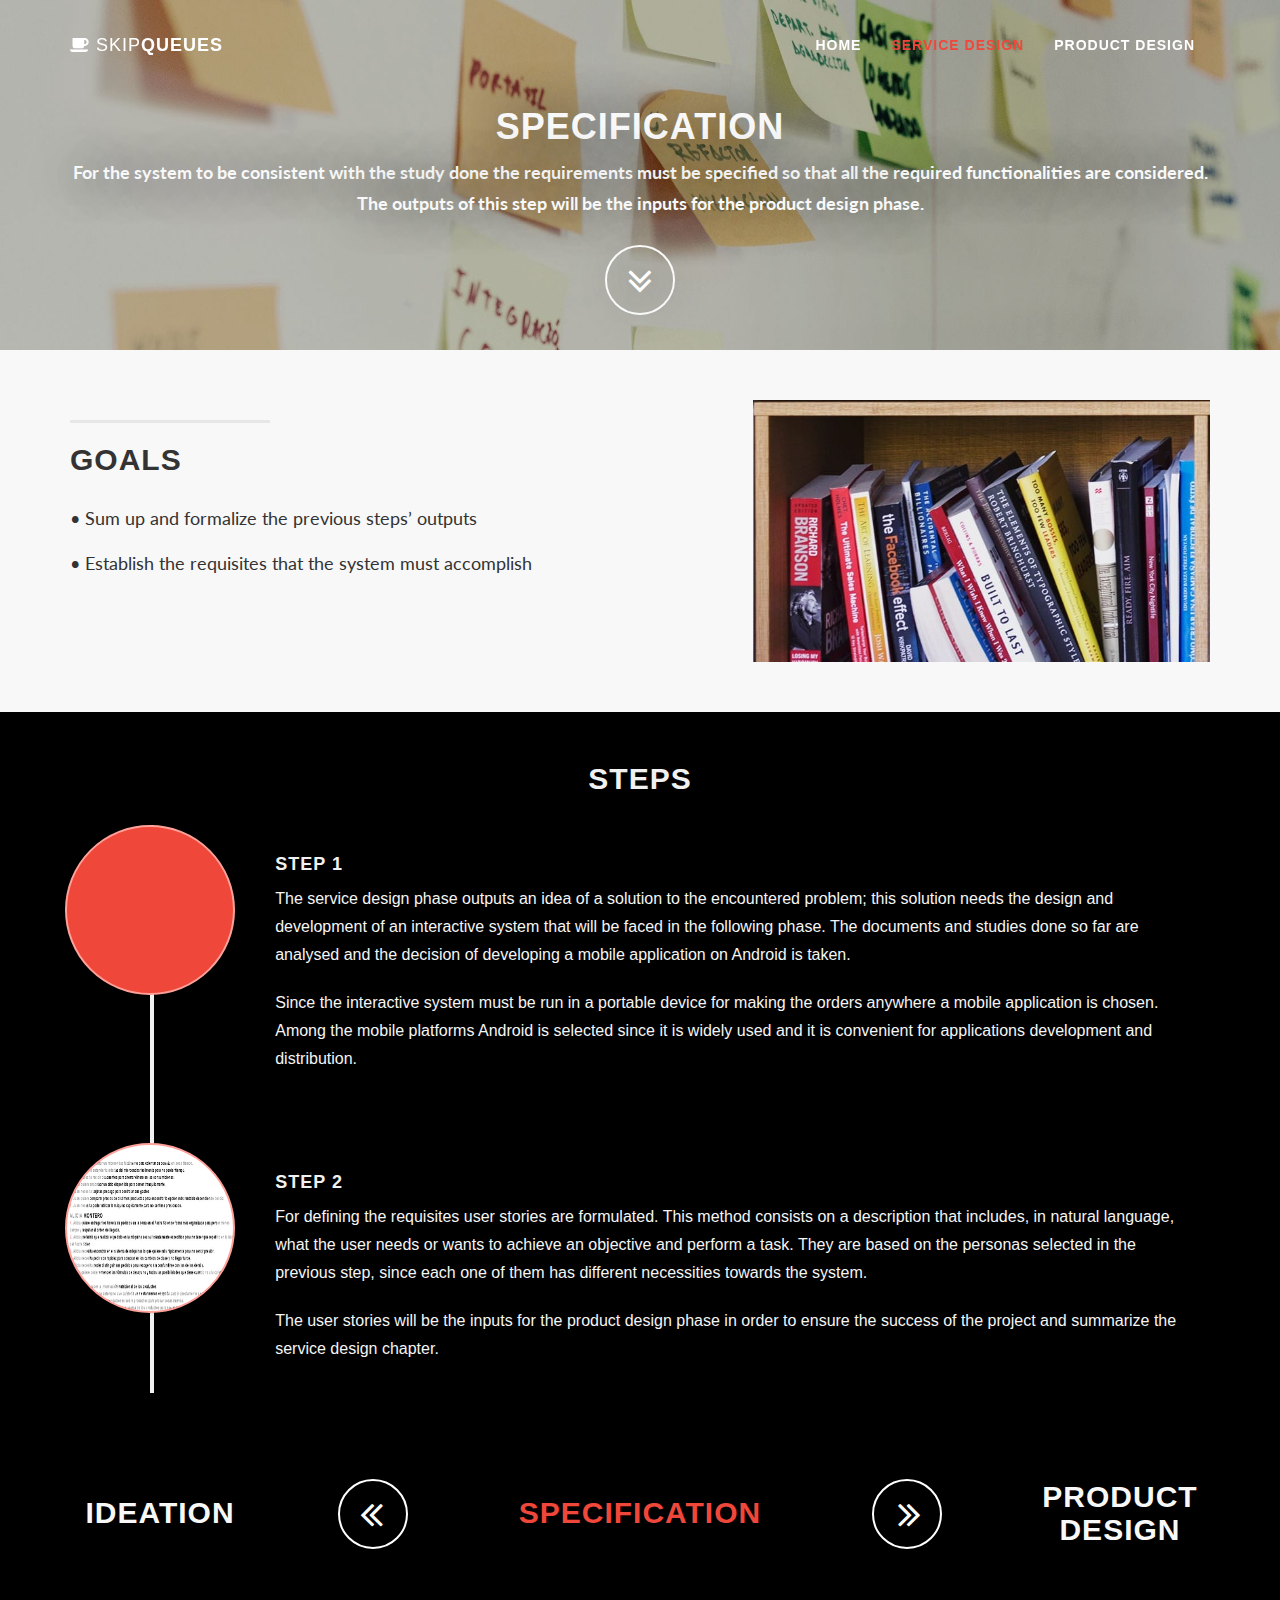
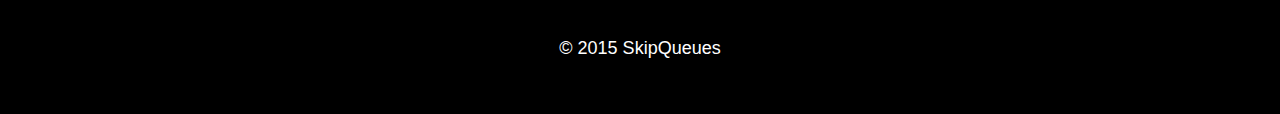
<file: specification.html>
<!DOCTYPE html>
<html lang="en">
<html lang="en">
    <head>
    
        <meta charset="utf-8">
        <meta http-equiv="X-UA-Compatible" content="IE=edge">
        <meta name="viewport" content="width=device-width, initial-scale=1">
        <meta name="description" content="">
        <meta name="author" content="">
    
         <title>SkipQueues - Specification</title>
         <link rel="shortcut icon" type="image/x-icon" href="./img/coffee.ico" />
    
        <!-- Bootstrap Core CSS -->
        <link href="css/bootstrap.min.css" rel="stylesheet">
        
        <!-- Custom CSS -->
        <link href="css/grayscale.css" rel="stylesheet">
    
        <!-- Custom CSS -->
        <link href="css/landing-page.css" rel="stylesheet">
         
        <!-- Custom CSS -->
        <link href="css/agency.css" rel="stylesheet">
        
        <!-- Circle hover CSS -->
        <link href="css/circle-hover.css" rel="stylesheet">
    
        <!-- Custom Fonts -->
        <link href="font-awesome/css/font-awesome.min.css" rel="stylesheet" type="text/css">
        <link href="http://fonts.googleapis.com/css?family=Lato:300,400,700,300italic,400italic,700italic" rel="stylesheet" type="text/css">
    
        
        <link href="css/bootstrap-modal-carousel.css" rel="stylesheet" />

        <!-- HTML5 Shim and Respond.js IE8 support of HTML5 elements and media queries -->
        <!-- WARNING: Respond.js doesn't work if you view the page via file:// -->
        <!--[if lt IE 9]>
            <script src="https://oss.maxcdn.com/libs/html5shiv/3.7.0/html5shiv.js"></script>
            <script src="https://oss.maxcdn.com/libs/respond.js/1.4.2/respond.min.js"></script>
        <![endif]-->
    
    </head>
    
    <body>
    
        <!-- Navigation -->
        <nav class="navbar navbar-custom navbar-fixed-top" role="navigation">
            <div class="container">
                <div class="navbar-header">
                    <button type="button" class="navbar-toggle" data-toggle="collapse" data-target=".navbar-main-collapse">
                        <i class="fa fa-bars"></i>
                    </button>
                    <a class="navbar-brand page-scroll" href="index.html">
                        <i class="fa fa-coffee"></i>  <span class="light">Skip</span>Queues
                    </a>
                </div>
    
                <!-- Collect the nav links, forms, and other content for toggling -->
                <div class="collapse navbar-collapse navbar-right navbar-main-collapse">
                    <ul class="nav navbar-nav">
                        <li >
                            <a href="./index.html">Home</a>
                        </li>
                        <li>
                            <a style="color: rgb(239,71,58);" href="./service-design.html">Service design</a>
                        </li>
                        <li>
                            <a  href="./product-design.html">Product design</a>
                        </li>
                    </ul>
                </div>
                <!-- /.navbar-collapse -->
            </div>
            <!-- /.container -->
        </nav>
    
    
        <!-- Header -->
        <a name="about"></a>
        <div class="intro-header2">
            <div class="container" style="height:250px;">
    
                <div class="row">
                    <div class="col-lg-12">
                        <div class="intro-message">
                            <h2 class="intro-message-title">Specification</h2>
                            <p id="headerDescription" >For the system to be consistent with the study done the requirements must be specified so that all the required functionalities are considered. The outputs of this step will be the inputs for the product design phase.</p>
                           
                            <div class="row">
                                <a href="#content" class="btn btn-circle page-scroll" id="btnIntro">
                                        <i class="fa fa-angle-double-down animated"></i>
                                </a>
                            </div>
                        </div>
                    </div>
                </div>
    
            </div>
            <!-- /.container -->
    
        </div>
        <!-- /.intro-header -->
    
        <!-- Page Content -->
    
    	<a  name="services"></a>
      
        <div class="content-section-a" id="content">
    
            <div class="container">
                <div class="row">
                    <div class="col-lg-7 col-sm-6">
                        <hr class="section-heading-spacer">
                        <div class="clearfix"></div>
                        <h2 class="section-heading">Goals</h2>
                        <p class="lead">•	Sum up and formalize the previous steps’ outputs</p>
                        <p class="lead">•	Establish the requisites that the system must accomplish</p>
                    </div>
                    <div class="col-lg-5  col-sm-6" >
                        <img class="img-responsive" src="img/artsy/books.jpg" alt="">
                    </div>
                </div>
    
            </div>
            <!-- /.container -->
    
        </div>
        
        <!-- /.content-section-a -->
        
    
     <div class="content-section-a timelinePanel" id="content">
    
            <div class="container">
                <div class="row">
                    <div class="col-lg-12 text-center">
                        <h2 class="section-heading titlesTimeline">Steps</h2>
                        
                    </div>
                </div>
                <div class="row" id="rowTimeline">
                    <div class="col-lg-12" >
                        <ul class="timeline" style="float:left; margin-left:0;">
                            <li class="timeline-inverted">
                                <div class="timeline-image bola">
                                   
                                </div>
                                <div class="timeline-panel">
                                    <div class="timeline-heading">
                                        <h4 id="titlesTimeline2">Step 1</h4>
                                    </div>
                                    <div class="timeline-body">
                                        <p class="text-muted">The service design phase outputs an idea of a solution to the encountered problem; this solution needs the design and development of an interactive system that will be faced in the following phase. The documents and studies done so far are analysed and the decision of developing a mobile application on Android is taken.</p>
                                        <br>
                                        <p class="text-muted">Since the interactive system must be run in a portable device for making the orders anywhere a mobile application is chosen. Among the mobile platforms Android is selected since it is widely used and it is convenient for applications development and distribution.</p>
                                    </div>
                                </div>
                            </li>
                            
                            <li class="timeline-inverted">
                                <div class="ch-item timeline-image specification-img-1 bola">
                        			<div class="ch-info">
                        			    <a href="" data-toggle="modal" data-target="#user-stories-modal">
                        				    <h3>User stories</h3>
                        				</a>
                        			</div>
                        		</div>
                                <div class="timeline-panel">
                                    <div class="timeline-heading">
                                        <h4 id="titlesTimeline2">Step 2</h4>
                                    </div>
                                    <p class="text-muted">For defining the requisites user stories are formulated. This method consists on a description that includes, in natural language, what the user needs or wants to achieve an objective and perform a task. They are based on the personas selected in the previous step, since each one of them has different necessities towards the system. </p>
                                    <br>
                                    <p class="text-muted">The user stories will be the inputs for the product design phase in order to ensure the success of the project and summarize the service design chapter.</p>
                                </div>
                            </li>
                            
                            
                            
                        </ul>
                    </div>
                </div>
            </div>
       </div>
        
        <!-- /.content-section-a -->
    
    	<a  name="contact"></a>
 <div class="banner" style="text-align:center;" id="definition">
    
            <div class="container" style="display: inline; vertical-align: middle;">
                <div class="row" id="rowbanner"  style="text-align:center;margin-right:0px; margin-left:0px;" >
                  <div class="col-lg-3 col-md-3 col-sm-3 col-xs-2" id="largerItem" class="colbanner" style="display:table-cell; vertical-align:middle; text-align:-webkit-center;">       
                      <div style="height:97.5px; display: table-cell; vertical-align: middle;">
                          <h2 id="nextPhases">Ideation</h2>
                          <!--<p>To become familiar with the context and find out the current service problems, 
                          the users hierarchy and their expectations and needs, different research techniques are carried out.</p>-->
                      </div>
                      
                   </div>
                   <div class="col-lg-1 col-md-1 col-sm-1 col-xs-2" class="colbanner" >    
                        <a href="ideation.html" class="btn btn-circle page-scroll" id="buttonLeft">
                          <i class="fa fa-angle-double-left animated"></i>
                        </a>
                       
                    </div>
                
                   <div class="col-lg-4 col-md-4 col-sm-4 col-xs-3" class="colbanner" style="display:table-cell; vertical-align:middle; padding:0px; text-align:-webkit-center;">       
                      <div style="height:97.5px; display: table-cell; vertical-align: middle;">
                          <h2 id="nextPhases" style="color: rgb(239,71,58);">Specification</h2>
                      </div>
                      
                   </div>
                
                 <div class="col-lg-1 col-md-1 col-sm-1 col-xs-2" class="colbanner" >    
                        <a href="product-design.html" class="btn btn-circle page-scroll" id="buttonRight">
                          <i class="fa fa-angle-double-right animated"></i>
                        </a>
                       
                    </div>
                 
                   <div class="col-lg-3 col-md-3 col-sm-3 col-xs-2" class="colbanner" style="display:table-cell; vertical-align:middle; padding:0px; text-align:-webkit-center;">       
                      <div style="height:97.5px; display: table-cell; vertical-align: middle;">
                          <h2 id="nextPhases">Product</br> design</h2>
                      </div>
                      <!--<p>When the problem was finally defined, we started to raise ideas leveraging various popular 
                      ideation techniques used in the service design world such as brainstorming and role-playing.</p>-->
                   </div>
                   
                  </div>
                </div>
               
                
                
    
            </div>
            <!-- /.container -->
    
        </div>
        <!-- /.banner -->
    
        <!-- Footer -->
        <footer>
            <div class="container text-center">
                <p id="footerText">&copy; 2015 SkipQueues</p>
            </div>
        </footer>
    
        <!-- jQuery -->
        <script src="js/jquery.js"></script>
    
        <!-- Bootstrap Core JavaScript -->
        <script src="js/bootstrap.min.js"></script>
        
        <!-- Plugin JavaScript -->
        <script src="js/jquery.easing.min.js"></script>
        
        <!-- Custom Theme JavaScript -->
        <script src="js/grayscale.js"></script>
    
    
    </body>
    
    
    <!-- Modal User Stories -->
    <div class="modal fade" id="user-stories-modal" tabindex="-1" role="dialog" aria-labelledby="myModalLabel">
        <div class="modal-dialog modal-lg" role="document">
            <div class="modal-content">
              <div class="modal-header">
                <button type="button" class="close" data-dismiss="modal" aria-label="Close"><span aria-hidden="true">&times;</span></button>
                <h4 class="modal-title uc3m-modal" id="myModalLabel">User Stories</h4>
              </div>
              <div class="modal-body" style="color:black">
                <h4 style="margin-bottom:0;margin-top:10px">JUAN HERRERA</h4>
                <span style="color:red;font-weight: 900;">1.</span> Juan quiere encontrar un microondas fácilmente para calentar su comida en poco tiempo.
                <br><span style="color:red;font-weight: 900;">2.</span> Juan desearía entender la interfaz del microondas fácilmente para no perder tiempo.
                <br><span style="color:red;font-weight: 900;">3.</span> Juan necesita recibir descuentos para ahorrar dinero en las consumiciones.
                <br><span style="color:red;font-weight: 900;">4.</span> Juan quiere encontrar un sitio disponible para comer tranquilamente.
                <br><span style="color:red;font-weight: 900;">5.</span> Juan necesita tarjetas prepago para controlar sus gastos.
                <br><span style="color:red;font-weight: 900;">6.</span> Juan quiere comparar precios de distintos productos para encontrar la opción más rentable dependiendo del día.
                <br><span style="color:red;font-weight: 900;">7.</span> Juan necesita poder utilizar la máquina rápidamente para no sentirse presionado.
                <h4 style="margin-bottom:0;margin-top:10px">ALICIA MONTERO</h4>
                <span style="color:red;font-weight: 900;">1.</span> Alicia quiere entregar los tickets de pedidos en la barra en el Padre Soler de forma más organizada para perder menos tiempo y respetar el orden de llegada.
                <br><span style="color:red;font-weight: 900;">2.</span> Alicia preferiría que realizar el pedido en la máquina sea suficientemente específico para no tener que repetirlo en la barra del Padre Soler.
                <br><span style="color:red;font-weight: 900;">3.</span> Alicia necesita encontrar en el sistema de máquinas lo que quiere más rápidamente para no sentir presión.
                <br><span style="color:red;font-weight: 900;">4.</span> Alicia necesita pedir con rapidez para comprar en los cambios de clase y no llegar tarde.
                <br><span style="color:red;font-weight: 900;">5.</span> Alicia necesita poder distinguir sus pedidos para recogerlo sin confundirse con los de los demás.
                <br><span style="color:red;font-weight: 900;">6.</span> Alicia quiere poder entender las fórmulas de desayuno y todas las posibilidades que tiene cuando va a la cafetería para desayunar.
                <br><span style="color:red;font-weight: 900;">7.</span> Alicia quiere saber la información nutricional de los productos. 
                <br><span style="color:red;font-weight: 900;">8.</span> Alicia quiere saber de antemano qué cafetería va a estar menos ocupada para ir directamente a esa.
                <br><span style="color:red;font-weight: 900;">9.</span> Alicia precisa recibir recomendaciones sobre productos para probar cosas nuevas.
                <br><span style="color:red;font-weight: 900;">10.</span> Alicia prefiere compartir sus opiniones acerca de los productos para socializarse.
                <h4 style="margin-bottom:0;margin-top:10px">JOHN SMITH</h4>
                <span style="color:red;font-weight: 900;">1.</span> John quiere tener la comida rápido para poder llegar pronto a clase y sin prisas.
                <br><span style="color:red;font-weight: 900;">2.</span> John quisiera acceder a los detalles de cada producto para saber qué va a pedir exactamente.
                <br><span style="color:red;font-weight: 900;">3.</span> John quiere tener una vista previa del producto final para saber qué es exactamente lo que va a pedir.
                <br><span style="color:red;font-weight: 900;">4.</span> John desea poder comunicarse en inglés para poder hablar en el idioma que controla.
                <br><span style="color:red;font-weight: 900;">5.</span> John quiere recibir información del funcionamiento del sistema de la cafetería para poder pedir por primera vez sin problemas.
                <br><span style="color:red;font-weight: 900;">6.</span> John necesita saber la información nutricional de los productos para comer más variado.
                <br><span style="color:red;font-weight: 900;">7.</span> A John le gustaría encontrar compañeros españoles para poder practicar idiomas.
                <br><span style="color:red;font-weight: 900;">8.</span> John desearía tener a su disposición un mapa de la cafetería para encontrar las distintas zonas de la misma más rápido.
                <br><span style="color:red;font-weight: 900;">9.</span> John desearía poder prescindir de la comunicación con los camareros para poder seleccionar bebida y menú sin que influya el idioma.
              </div>
            </div>
         </div>
    </div>
</html>
</file>
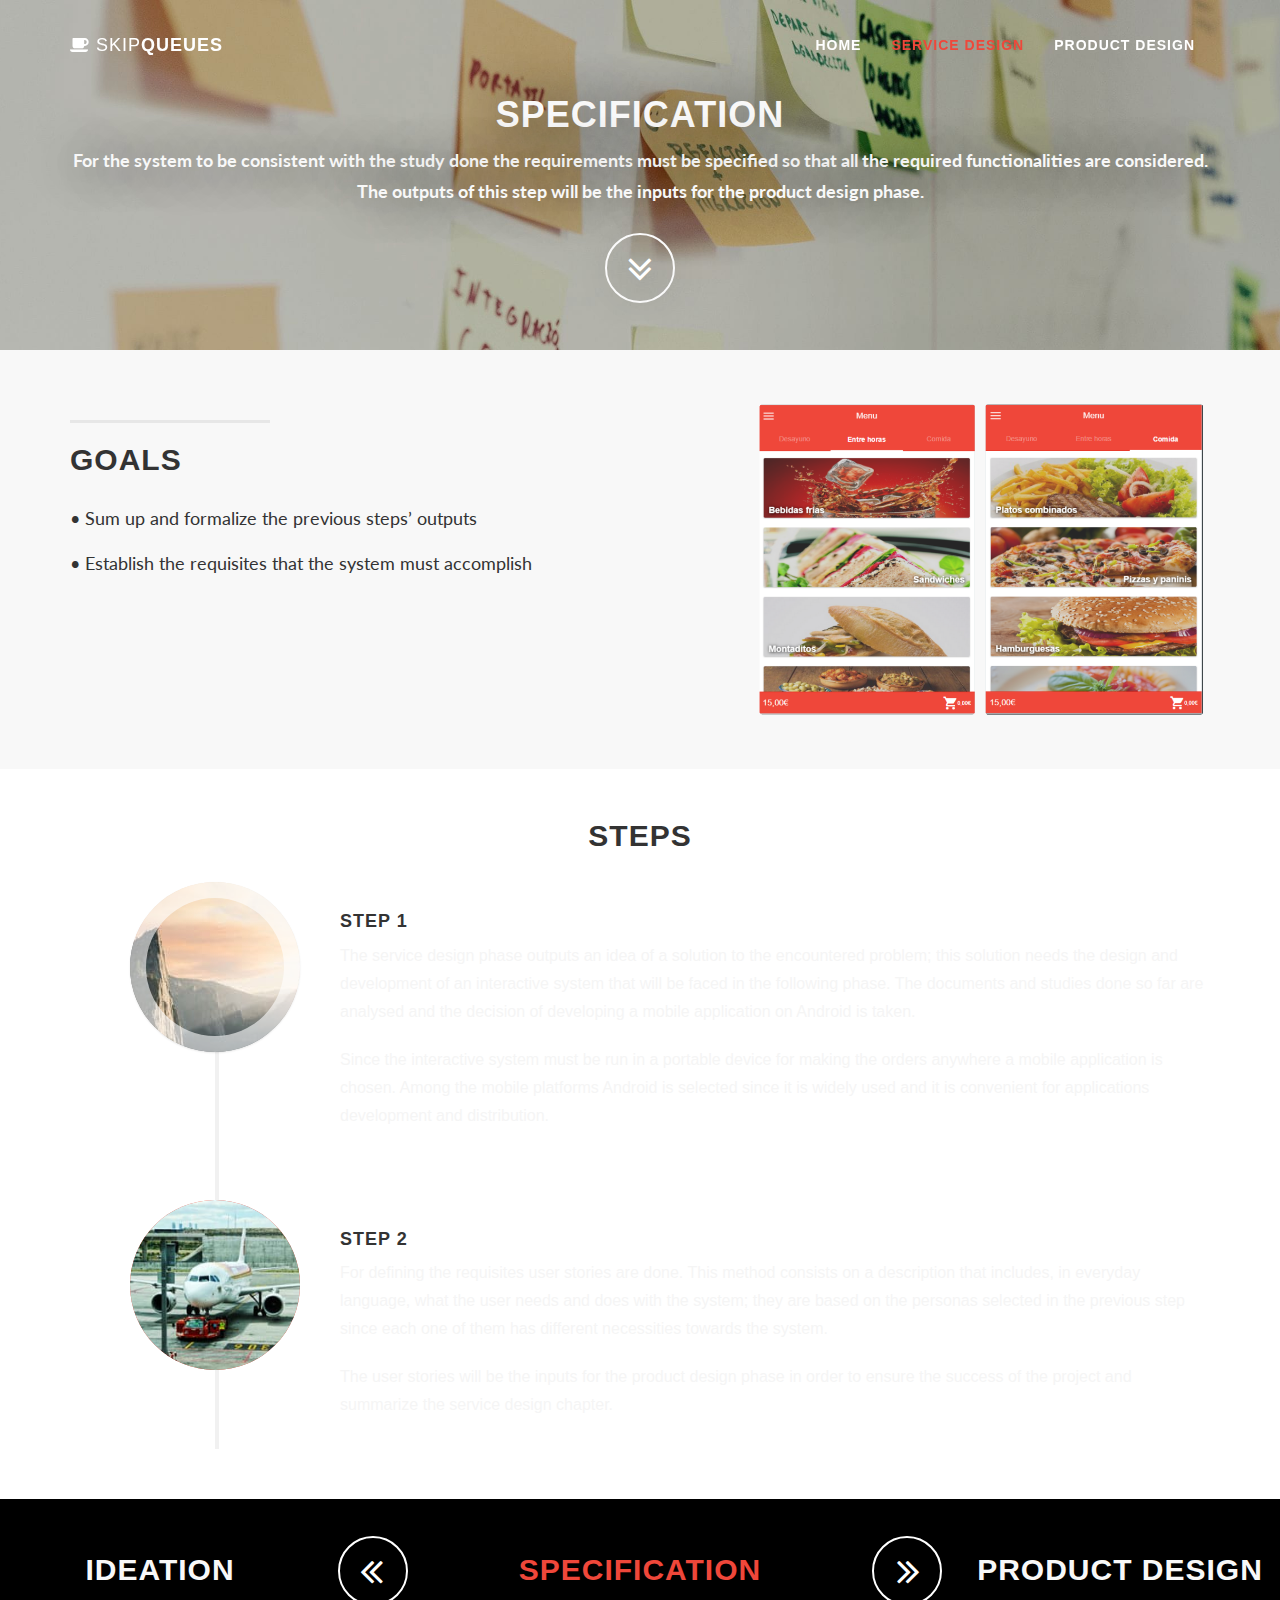
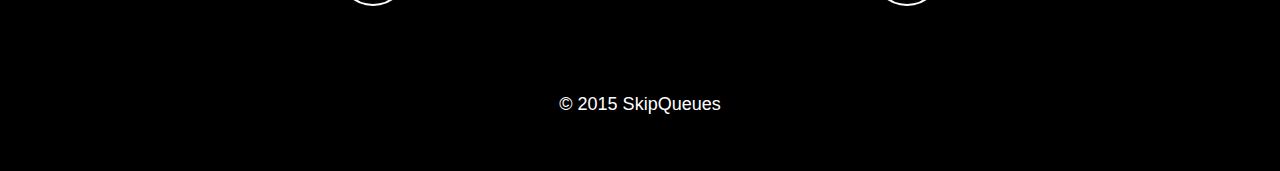
<file: test.html>
<!DOCTYPE html>
<html lang="en">
<html lang="en">
    <head>
    
        <meta charset="utf-8">
        <meta http-equiv="X-UA-Compatible" content="IE=edge">
        <meta name="viewport" content="width=device-width, initial-scale=1">
        <meta name="description" content="">
        <meta name="author" content="">
    
        <title>Cafeteria UC3M - Specification</title>
    
        <!-- Bootstrap Core CSS -->
        <link href="css/bootstrap.min.css" rel="stylesheet">
        
        <!-- Custom CSS -->
        <link href="css/grayscale.css" rel="stylesheet">
    
        <!-- Custom CSS -->
        <link href="css/landing-page.css" rel="stylesheet">
         
        <!-- Custom CSS -->
        <link href="css/agency.css" rel="stylesheet">
        
        <!-- Circle hover CSS -->
        <link href="css/circle-hover.css" rel="stylesheet">
    
    
        <!-- Custom Fonts -->
        <link href="font-awesome/css/font-awesome.min.css" rel="stylesheet" type="text/css">
        <link href="http://fonts.googleapis.com/css?family=Lato:300,400,700,300italic,400italic,700italic" rel="stylesheet" type="text/css">
    
        <!-- HTML5 Shim and Respond.js IE8 support of HTML5 elements and media queries -->
        <!-- WARNING: Respond.js doesn't work if you view the page via file:// -->
        <!--[if lt IE 9]>
            <script src="https://oss.maxcdn.com/libs/html5shiv/3.7.0/html5shiv.js"></script>
            <script src="https://oss.maxcdn.com/libs/respond.js/1.4.2/respond.min.js"></script>
        <![endif]-->
    
    </head>
    
    <body>
    
        <!-- Navigation -->
        <nav class="navbar navbar-custom navbar-fixed-top" role="navigation">
            <div class="container">
                <div class="navbar-header">
                    <button type="button" class="navbar-toggle" data-toggle="collapse" data-target=".navbar-main-collapse">
                        <i class="fa fa-bars"></i>
                    </button>
                    <a class="navbar-brand page-scroll" href="index.html">
                        <i class="fa fa-coffee"></i>  <span class="light">Skip</span>Queues
                    </a>
                </div>
    
                <!-- Collect the nav links, forms, and other content for toggling -->
                <div class="collapse navbar-collapse navbar-right navbar-main-collapse">
                    <ul class="nav navbar-nav">
                        <li >
                            <a href="./index.html">Home</a>
                        </li>
                        <li>
                            <a style="color: rgb(239,71,58);" href="./service-design.html">Service design</a>
                        </li>
                        <li>
                            <a  href="./product-design.html">Product design</a>
                        </li>
                    </ul>
                </div>
                <!-- /.navbar-collapse -->
            </div>
            <!-- /.container -->
        </nav>
    
    
        <!-- Header -->
        <a name="about"></a>
        <div class="intro-header2">
            <div class="container" style="height:250px;">
    
                <div class="row">
                    <div class="col-lg-12">
                        <div class="intro-message" style="padding-top:45px">
                            <h2 style="font-size:36px;">Specification</h2>
                            <p id="headerDescription" >For the system to be consistent with the study done the requirements must be specified so that all the required functionalities are considered. The outputs of this step will be the inputs for the product design phase.</p>
                           
                            <div class="row">
                                <a href="#content" class="btn btn-circle page-scroll">
                                        <i class="fa fa-angle-double-down animated"></i>
                                </a>
                            </div>
                        </div>
                    </div>
                </div>
    
            </div>
            <!-- /.container -->
    
        </div>
        <!-- /.intro-header -->
    
        <!-- Page Content -->
    
    	<a  name="services"></a>
      
        <div class="content-section-a" id="content">
    
            <div class="container">
                <div class="row">
                    <div class="col-lg-7 col-sm-6">
                        <hr class="section-heading-spacer">
                        <div class="clearfix"></div>
                        <h2 class="section-heading">Goals</h2>
                        <p class="lead">•	Sum up and formalize the previous steps’ outputs</p>
                        <p class="lead">•	Establish the requisites that the system must accomplish</p>
    
                        
                    </div>
                    <div class="col-lg-5  col-sm-6" >
                        <img class="img-responsive" src="img/mock-up.png" alt="">
                    </div>
                </div>
    
            </div>
            <!-- /.container -->
    
        </div>
        
        <!-- /.content-section-a -->
        
    
     <div class="content-section-a" id="content" style="background-color:white;">
    
            <div class="container">
                <div class="row">
                    <div class="col-lg-12 text-center">
                        <h2 class="section-heading" style="color:rgb(51,51,51);">Steps</h2>
                        
                    </div>
                </div>
                <div class="row">
                    <div class="col-lg-12" >
                        <ul class="timeline" style="float:left; margin-left:0;">
                            <li class="timeline-inverted">
                               <!-- <div class="timeline-image">
                                    <img class="img-circle img-responsive" src="img/1.jpg" alt="">
                                </div>-->
                                
                        		<div class="ch-item timeline-image ch-img-1">
                        			<div class="ch-info">
                        				<h3>User stories</h3>
                        				<p><a href=""><i class="fa fa-plus-circle fa-5x"></i></a></p>
                        			</div>
                        		</div>
                            
                                <div class="timeline-panel">
                                    <div class="timeline-heading">
                                        <h4>Step 1</h4>
                                    </div>
                                    <div class="timeline-body">
                                        <p class="text-muted">The service design phase outputs an idea of a solution to the encountered problem; this solution needs the design and development of an interactive system that will be faced in the following phase. The documents and studies done so far are analysed and the decision of developing a mobile application on Android is taken.</p>
                                        <br>
                                        <p class="text-muted">Since the interactive system must be run in a portable device for making the orders anywhere a mobile application is chosen. Among the mobile platforms Android is selected since it is widely used and it is convenient for applications development and distribution.</p>
                                    </div>
                                </div>
                            </li>
                            
                            <li class="timeline-inverted">
                                <div class="timeline-image">
                                    <img class="img-circle img-responsive" src="img/2.jpg" alt="">
                                </div>
                                <div class="timeline-panel">
                                    <div class="timeline-heading">
                                        <h4>Step 2</h4>
                                    </div>
                                    <p class="text-muted">For defining the requisites user stories are done. This method consists on a description that includes, in everyday language, what the user needs and does with the system; they are based on the personas selected in the previous step since each one of them has different necessities towards the system. </p>
                                    <br>
                                    <p class="text-muted">The user stories will be the inputs for the product design phase in order to ensure the success of the project and summarize the service design chapter.</p>
                                </div>
                            </li>
                            
                            
                            
                        </ul>
                    </div>
                </div>
            </div>
       </div>
        
        <!-- /.content-section-a -->
    
    	<a  name="contact"></a>
 <div class="banner" style="text-align:center;" id="definition">
    
            <div class="container" style="display: inline; vertical-align: middle;">
                <div class="row" style="text-align:center;margin-right:0px; margin-left:0px;" >
                  <div class="col-lg-3" style="display:table-cell; vertical-align:middle; padding:0px; text-align:-webkit-center;">       
                      <div style="height:97.5px; display: table-cell; vertical-align: middle;">
                          <h2 style="font-size:30px;">Ideation</h2>
                          <!--<p>To become familiar with the context and find out the current service problems, 
                          the users hierarchy and their expectations and needs, different research techniques are carried out.</p>-->
                      </div>
                      
                   </div>
                   <div class="col-lg-1 col-md-1 col-sm-1" >    
                        <a href="ideation.html" class="btn btn-circle page-scroll" style="padding-left:13px; padding-top:5px;">
                          <i class="fa fa-angle-double-left animated"></i>
                        </a>
                       
                    </div>
                
                   <div class="col-lg-4" style="display:table-cell; vertical-align:middle; padding:0px; text-align:-webkit-center;">       
                      <div style="height:97.5px; display: table-cell; vertical-align: middle;">
                          <h2 style="font-size:30px; color: rgb(239,71,58);">Specification</h2>
                      </div>
                      
                   </div>
                
                 <div class="col-lg-1 col-md-1 col-sm-1" >    
                        <a href="product-design.html" class="btn btn-circle page-scroll" style="padding-left:19px; padding-top:5px;">
                          <i class="fa fa-angle-double-right animated"></i>
                        </a>
                       
                    </div>
                 
                   <div class="col-lg-3" style="display:table-cell; vertical-align:middle; padding:0px; text-align:-webkit-center;">       
                      <div style="height:97.5px; display: table-cell; vertical-align: middle;">
                          <h2 style="font-size:30px;">Product design</h2>
                      </div>
                      <!--<p>When the problem was finally defined, we started to raise ideas leveraging various popular 
                      ideation techniques used in the service design world such as brainstorming and role-playing.</p>-->
                   </div>
                   
                  </div>
                </div>
               
                
                
    
            </div>
            <!-- /.container -->
    
        </div>
        <!-- /.banner -->
    
        <!-- Footer -->
        <footer>
            <div class="container text-center">
                <p id="footerText">&copy; 2015 SkipQueues</p>
            </div>
        </footer>
    
        <!-- jQuery -->
        <script src="js/jquery.js"></script>
    
        <!-- Bootstrap Core JavaScript -->
        <script src="js/bootstrap.min.js"></script>
        
        <!-- Plugin JavaScript -->
        <script src="js/jquery.easing.min.js"></script>
        
        <!-- Custom Theme JavaScript -->
        <script src="js/grayscale.js"></script>
    
    
    </body>
</html>
</file>
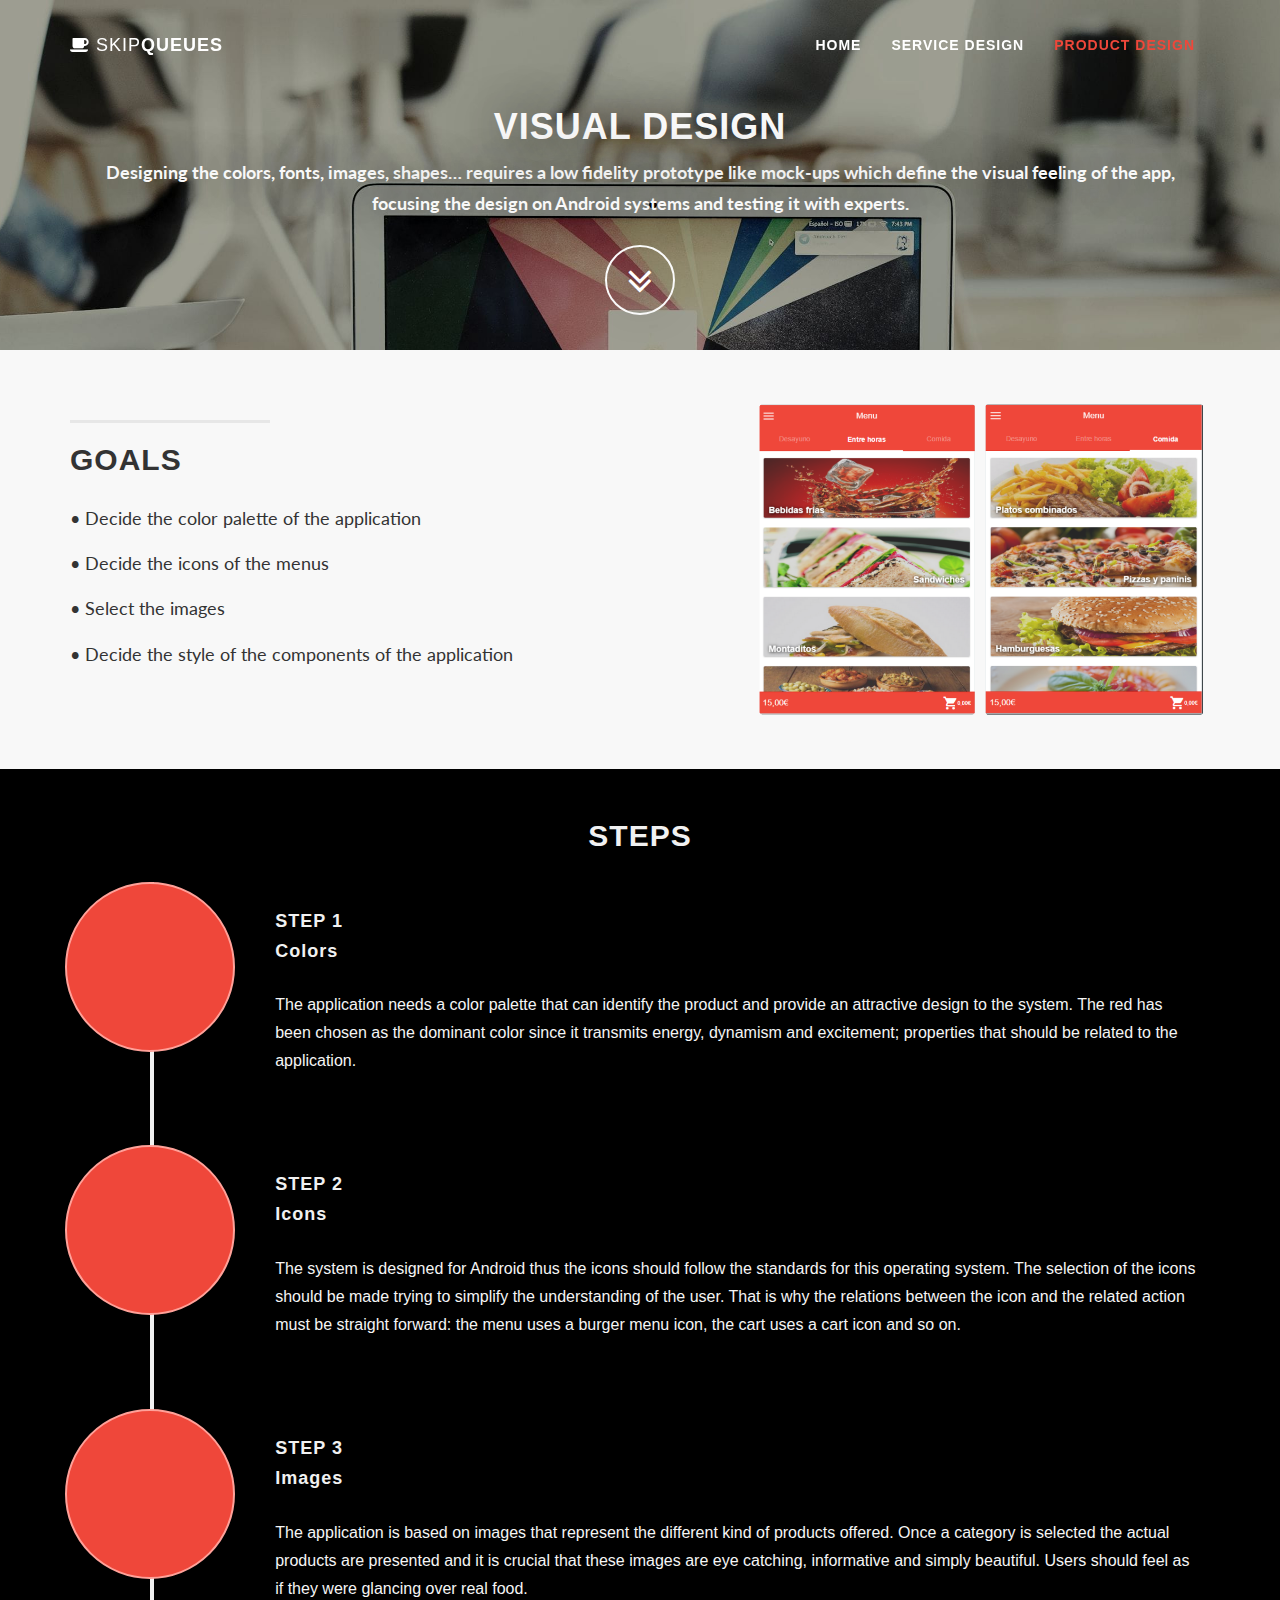
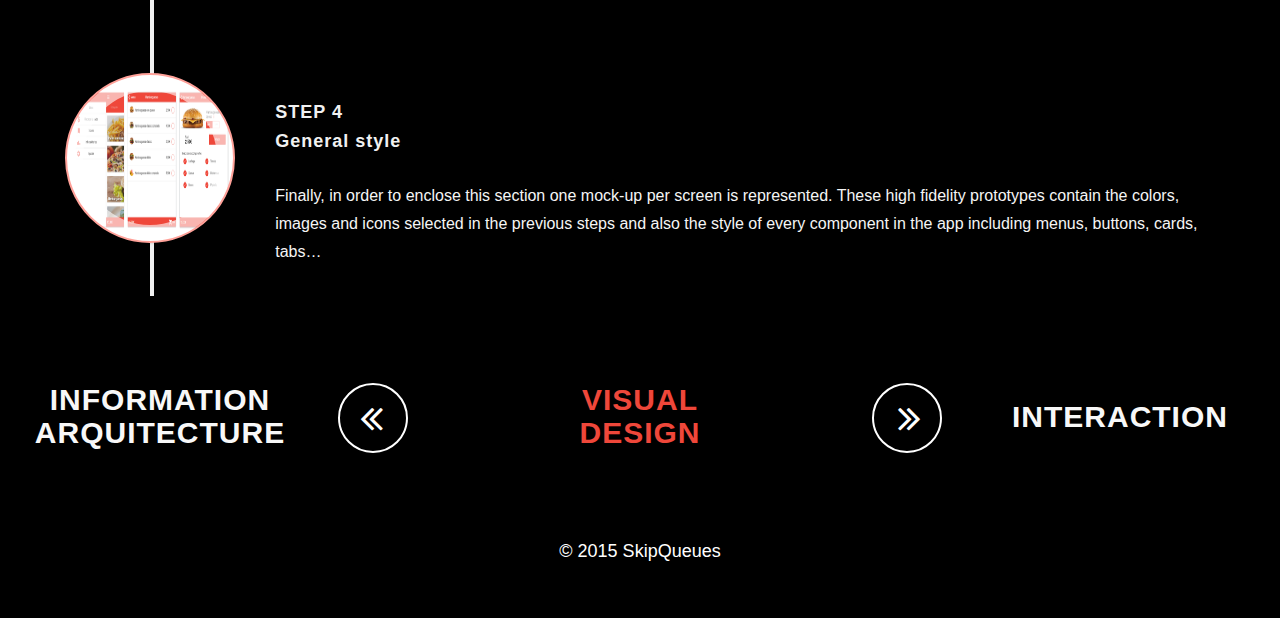
<file: visualization.html>
<!DOCTYPE html>
<html lang="en">
<html lang="en">
    <head>
    
        <meta charset="utf-8">
        <meta http-equiv="X-UA-Compatible" content="IE=edge">
        <meta name="viewport" content="width=device-width, initial-scale=1">
        <meta name="description" content="">
        <meta name="author" content="">
    
         <title>SkipQueues - Visual design</title>
         
    
        <!-- Bootstrap Core CSS -->
        <link href="css/bootstrap.min.css" rel="stylesheet">
        
        <!-- Custom CSS -->
        <link href="css/grayscale.css" rel="stylesheet">
    
        <!-- Custom CSS -->
        <link href="css/landing-page.css" rel="stylesheet">
         
        <!-- Custom CSS -->
        <link href="css/agency.css" rel="stylesheet">
    
        <!-- Circle hover CSS -->
        <link href="css/circle-hover.css" rel="stylesheet">
        
        <!-- Custom Fonts -->
        <link href="font-awesome/css/font-awesome.min.css" rel="stylesheet" type="text/css">
        <link href="http://fonts.googleapis.com/css?family=Lato:300,400,700,300italic,400italic,700italic" rel="stylesheet" type="text/css">
    
        
        <link href="css/bootstrap-modal-carousel.css" rel="stylesheet" />

        
        <!-- HTML5 Shim and Respond.js IE8 support of HTML5 elements and media queries -->
        <!-- WARNING: Respond.js doesn't work if you view the page via file:// -->
        <!--[if lt IE 9]>
            <script src="https://oss.maxcdn.com/libs/html5shiv/3.7.0/html5shiv.js"></script>
            <script src="https://oss.maxcdn.com/libs/respond.js/1.4.2/respond.min.js"></script>
        <![endif]-->
    
    </head>
    
    <body>
    
        <!-- Navigation -->
        <nav class="navbar navbar-custom navbar-fixed-top" role="navigation">
            <div class="container">
                <div class="navbar-header">
                    <button type="button" class="navbar-toggle" data-toggle="collapse" data-target=".navbar-main-collapse">
                        <i class="fa fa-bars"></i>
                    </button>
                    <a class="navbar-brand page-scroll" href="index.html">
                        <i class="fa fa-coffee"></i>  <span class="light">Skip</span>Queues
                    </a>
                </div>
    
                <!-- Collect the nav links, forms, and other content for toggling -->
                <div class="collapse navbar-collapse navbar-right navbar-main-collapse">
                    <ul class="nav navbar-nav">
                        <li >
                            <a href="./index.html">Home</a>
                        </li>
                        <li>
                            <a  href="./service-design.html">Service design</a>
                        </li>
                        <li>
                            <a  style="color: rgb(239,71,58);" href="./product-design.html">Product design</a>
                        </li>
                    </ul>
                </div>
                <!-- /.navbar-collapse -->
            </div>
            <!-- /.container -->
        </nav>
    
    
        <!-- Header -->
        <a name="about"></a>
        <div class="intro-header">
            <div class="container" style="height:250px;">
    
                <div class="row">
                    <div class="col-lg-12">
                        <div class="intro-message">
                            <h2 class="intro-message-title">Visual design</h2>
                            <p id="headerDescription" >Designing the colors, fonts, images, shapes…  requires a low fidelity prototype like mock-ups which define the visual feeling of the app, focusing the design on Android systems and testing it with experts. </p>
                           
                            <div class="row">
                                <a href="#content" class="btn btn-circle page-scroll">
                                        <i class="fa fa-angle-double-down animated"></i>
                                </a>
                            </div>
                        </div>
                    </div>
                </div>
    
            </div>
            <!-- /.container -->
    
        </div>
        <!-- /.intro-header -->
    
        <!-- Page Content -->
    
    	<a  name="services"></a>
      
        <div class="content-section-a" id="content">
    
            <div class="container">
                <div class="row">
                    <div class="col-lg-7 col-sm-6">
                        <hr class="section-heading-spacer">
                        <div class="clearfix"></div>
                        <h2 class="section-heading">Goals</h2>
                        <p class="lead">•	Decide the color palette of the application</p>
                        <p class="lead">•	Decide the icons of the menus</p>
                        <p class="lead">•	Select the images</p>
                        <p class="lead">•	Decide the style of the components of the application</p>
    
                        
                    </div>
                    <div class="col-lg-5  col-sm-6" >
                        <img class="img-responsive" src="img/mock-up.png" alt="">
                    </div>
                </div>
    
            </div>
            <!-- /.container -->
    
        </div>
        
        <!-- /.content-section-a -->
        
    
     <div class="content-section-a timelinePanel" id="content">
    
            <div class="container">
                <div class="row">
                    <div class="col-lg-12 text-center">
                        <h2 class="section-heading titlesTimeline">Steps</h2>
                        
                    </div>
                </div>
                <div class="row" id="rowTimeline">
                    <div class="col-lg-12" >
                        <ul class="timeline" style="float:left; margin-left:0;">
                            <li class="timeline-inverted">
                                <div class="timeline-image bola">
                                </div>
                                <div class="timeline-panel">
                                    <div class="timeline-heading">
                                        <h4 id="titlesTimeline2">Step 1</h4>
                                        <h4 class="subheading" id="titlesTimeline2">Colors</h4>
                                    </div>
                                    <div class="timeline-body">
                                        <p class="text-muted">The application needs a color palette that can identify the product and provide an attractive design to the system. The red has been chosen as the dominant color since it transmits energy, dynamism and excitement; properties that should be related to the application. </p>
                                    </div>
                                </div>
                            </li>
                            
                            <li class="timeline-inverted">
                                <div class="timeline-image bola">
                                </div>
                                <div class="timeline-panel">
                                    <div class="timeline-heading">
                                        <h4 id="titlesTimeline2">Step 2</h4>
                                        <h4 class="subheading" id="titlesTimeline2">Icons</h4>
                                    </div>
                                    <p class="text-muted">The system is designed for Android thus the icons should follow the standards for this operating system. The selection of the icons should be made trying to simplify the understanding of the user. That is why the relations between the icon and the related action must be straight forward: the menu uses a burger menu icon, the cart uses a cart icon and so on. </p>
                                </div>
                            </li>
                            
                            <li class="timeline-inverted">
                                <div class="timeline-image bola">
                                </div>
                                <div class="timeline-panel">
                                    <div class="timeline-heading">
                                        <h4 id="titlesTimeline2">Step 3</h4>
                                        <h4 class="subheading" id="titlesTimeline2">Images</h4>
                                    </div>
                                    <p class="text-muted">The application is based on images that represent the different kind of products offered. Once a category is selected the actual products are presented and it is crucial that these images are eye catching, informative and simply beautiful. Users should feel as if they were glancing over real food.</p>
                                </div>
                            </li>
                            
                            <li class="timeline-inverted">
                                <div class="ch-item timeline-image visualization-img-1 bola">
                        			<div class="ch-info">
                        			    <a href="" data-toggle="modal" data-target="#mockups2-modal">
                        				    <h3>Mock ups</h3>
                        				</a>
                        			</div>
                        		</div>
                                <div class="timeline-panel">
                                    <div class="timeline-heading">
                                        <h4 id="titlesTimeline2">Step 4</h4>
                                        <h4 id="titlesTimeline2" class="subheading">General style</h4>
                                    </div>
                                    <p class="text-muted">Finally, in order to enclose this section one mock-up per screen is represented. These high fidelity prototypes contain the colors, images and icons selected in the previous steps and also the style of every component in the app including menus, buttons, cards, tabs…</p>
                                </div>
                            </li>
                            
                        </ul>
                    </div>
                </div>
            </div>
       </div>
        
        <!-- /.content-section-a -->
    
    	<a  name="contact"></a>
        <div class="banner" style="text-align:center;" id="definition-product">
    
            <div class="container" style="display: inline; vertical-align: middle;">
                <div class="row" style="text-align:center;margin-right:0px; margin-left:0px;" >
                  <div class="col-lg-3 col-md-3 col-sm-4 col-xs-3" id="largerItem2" class="colbanner" style="display:table-cell; vertical-align:middle; text-align:-webkit-center;">       
                      <div style="height:97.5px; display: table-cell; vertical-align: middle;">
                          <h2 id="nextPhases2" >Information</br> Arquitecture</h2>
                          <!--<p>To become familiar with the context and find out the current service problems, 
                          the users hierarchy and their expectations and needs, different research techniques are carried out.</p>-->
                      </div>
                      
                   </div>
                   <div class="col-lg-1 col-md-1 col-sm-1 col-xs-2" class="colbanner" id="buttonLeftLarger">    
                        <a href="information.html" class="btn btn-circle page-scroll" id="buttonLeft">
                          <i class="fa fa-angle-double-left animated"></i>
                        </a>
                       
                    </div>
                
                   <div class="col-lg-4 col-md-4 col-sm-2 col-xs-2" class="colbanner" id="largerItem3" style="display:table-cell; vertical-align:middle; padding:0px; text-align:-webkit-center;">       
                      <div style="height:97.5px; display: table-cell; vertical-align: middle;">
                          <h2 id="nextPhases" style="color: rgb(239,71,58);">Visual</br> Design</h2>
                      </div>
                      
                   </div>
                
                 <div class="col-lg-1 col-md-1 col-sm-1 col-xs-2" class="colbanner" id="buttonRightLarger">    
                        <a href="interaction.html" class="btn btn-circle page-scroll" id="buttonRight">
                          <i class="fa fa-angle-double-right animated"></i>
                        </a>
                       
                    </div>
                 
                   <div class="col-lg-3 col-lg-3 col-md-3 col-sm-4 col-xs-3" class="colbanner" style="display:table-cell; vertical-align:middle; padding:0px; text-align:-webkit-center;">       
                      <div style="height:97.5px; display: table-cell; vertical-align: middle;">
                          <h2 id="nextPhases2">Interaction</h2>
                      </div>
                      <!--<p>When the problem was finally defined, we started to raise ideas leveraging various popular 
                      ideation techniques used in the service design world such as brainstorming and role-playing.</p>-->
                   </div>
                   
                  </div>
                </div>
                <!-- /.container -->
                
                
    
            </div>
        <!-- /.banner -->
    
        <!-- Footer -->
        <footer>
            <div class="container text-center">
                <p id="footerText">&copy; 2015 SkipQueues</p>
            </div>
        </footer>
    
        <!-- jQuery -->
        <script src="js/jquery.js"></script>
    
        <!-- Bootstrap Core JavaScript -->
        <script src="js/bootstrap.min.js"></script>
        
        <!-- Plugin JavaScript -->
        <script src="js/jquery.easing.min.js"></script>
        
        <!-- Custom Theme JavaScript -->
        <script src="js/grayscale.js"></script>
    
    
    </body>
    
    <!-- Modal Mockups -->
        <div class="modal fade" id="mockups2-modal" tabindex="-1" role="dialog" aria-labelledby="myModalLabel">
            <div class="modal-dialog modal-lg" role="document">
        <div class="modal-content">
          <div class="modal-header">
            <button type="button" class="close" data-dismiss="modal" aria-label="Close"><span aria-hidden="true">&times;</span></button>
            <h4 class="modal-title uc3m-modal" id="myModalLabel">Mockups</h4>
          </div>
          <div class="modal-body">
             <img class="img-responsive" src="img/mock-ups (3).png" alt="">
             <img class="img-responsive" src="img/mock-ups (1).png" alt="">
             <img class="img-responsive" src="img/mock-ups (2).png" alt="">
          </div>
         
        </div>
      </div>
    </div>
</html>
</file>
<file: css/circle-hover.css>
.ch-grid {
	margin: 20px 0 0 0;
	padding: 0;
	list-style: none;
	display: block;
	text-align: center;
	width: 100%;
}

.ch-grid:after,
.ch-item:before {
	content: '';
    display: table;
}

.ch-grid:after {
	clear: both;
}

.ch-grid li {
	width: 220px;
	height: 220px;
	display: inline-block;
	margin: 20px;
}
.ch-item {
	width: 100%;
	height: 100%;
	border-radius: 50%;
	overflow: hidden;
	position: relative;
	cursor: default;
	box-shadow: 
		inset 0 0 0 16px rgba(255,255,255,0.6),
		0 1px 2px rgba(0,0,0,0.1);
	transition: all 0.4s ease-in-out;
}
.ch-img-1 { 
	background-image: url(../img/1.jpg);
}
.ch-info {
	position: absolute;
	background: rgb(239,71,58);;
	width: inherit;
	height: inherit;
	border-radius: 50%;
	overflow: hidden;
	opacity: 0;
	transition: all 0.4s ease-in-out;
	transform: scale(0);
	text-align:center;
	padding-top:25px;
	
	
}
.ch-info h3 {
	color: #fff;
	text-transform: uppercase;
	letter-spacing: 1px;
	font-size: 20px;
	margin: 0 10px;
	padding: 25px 0 0 0;
	font-family: 'Open Sans', Arial, sans-serif;
	text-shadow: 
		0 0 1px #fff, 
		0 1px 2px rgba(0,0,0,0.3);
}
@media(max-width:600px) {
	.ch-info h3 {
		font-size: 7px;
		letter-spacing: 2px;
	}
	.ch-info {
		padding-top:5px;
	}
	
}
.ch-info p {
	color: #fff;
	padding: 10px 5px;
	font-style: italic;
	margin: 0 30px;
	font-size: 12px;
	border-top: 1px solid rgba(255,255,255,0.5);
	opacity: 0;
	transition: all 1s ease-in-out 0.4s;
}

.ch-info p a {
	display: block;
	color: rgba(255,255,255,0.7);
	font-style: normal;
	font-weight: 700;
	text-transform: uppercase;
	font-size: 10px;
	letter-spacing: 1px;
	padding-top: 7px;
	font-family: 'Open Sans', Arial, sans-serif;
}

.ch-info p a:hover {
}
.ch-item:hover {
	box-shadow: 
		inset 0 0 0 1px rgba(255,255,255,0.1),
		0 1px 2px rgba(0,0,0,0.1);
}
.ch-item:hover .ch-info {
	transform: scale(1);
	opacity: 1;
}
.ch-item:hover .ch-info p {
	opacity: 1;
}
/*
*
		Images for the circles
		incluir background-image: url(../ ); para cada clase
*
*/
.specification-img-1{
	
}
.investigation-img-1{
	background: url("../img/pop/User map.jpg");
	background-size: 170px 170px;
	background-repeat: no-repeat;
}
.investigation-img-2{
	background: url("../img/pop/LikertForeign.jpg");
	background-size: 170px 170px;
	background-repeat: no-repeat;
}
.investigation-img-3{
	background: url("../img/pop/observaciones.JPG");
	background-size: 170px 170px;
	background-repeat: no-repeat;
}
.definition-img-1{
	background: url("../img/pop/Experience Map Sabatini.jpg");
	background-size: 170px 170px;
	background-repeat: no-repeat;
}
.definition-img-2{
	background: url("../img/pop/JohnSmith.jpg");
	background-size: 170px 170px;
	background-repeat: no-repeat;
}
.definition-img-3{
	background: url("../img/pop/userJourney.JPG");
	background-size: 170px 170px;
	background-repeat: no-repeat;
}
.ideation-img-1{
	background: url("../img/pop/ExperienceMapFINAL.jpg");
	background-size: 170px 170px;
	background-repeat: no-repeat;
}
.ideation-img-2{
	background: url("../img/pop/Service Blueprint.jpg");
	background-size: 170px 170px;
	background-repeat: no-repeat;
}
.specification-img-1{
	background: url("../img/pop/userStories.JPG");
	background-size: 170px 170px;
	background-repeat: no-repeat;
}
.information-img-1{
	background: url("../img/pop/Wireframe1.jpg");
	background-size: 170px 170px;
	background-repeat: no-repeat;
}
.information-img-2{
	background: url("../img/pop/Mockup-page-002.jpg");
	background-size: 170px 170px;
	background-repeat: no-repeat;
}
.information-img-3{
	background: url("../img/pop/feedback.JPG");
	background-size: 170px 170px;
	background-repeat: no-repeat;
}
.visualization-img-1{
	background: url("../img/mock-ups (1).png");
	background-size: 170px 170px;
	background-repeat: no-repeat;
}
</file>
<file: css/grayscale.css>
/*!
 * Start Bootstrap - Grayscale Bootstrap Theme (http://startbootstrap.com)
 * Code licensed under the Apache License v2.0.
 * For details, see http://www.apache.org/licenses/LICENSE-2.0.
 */

body {
    width: 100%;
    height: 100%;
    font-family: "Lato","Helvetica Neue",Helvetica,Arial,sans-serif;
    color: #fff;
    background-color: #000;
    font-weight: 700;
}

.profile-img {
    width: 250px;
    height: 250px;
}

html {
    width: 100%;
    height: 100%;
}

h1,
h2,
h3,
h4,
h5,
h6 {
    margin: 0 0 35px;
    text-transform: uppercase;
    font-family: "Lato","Helvetica Neue",Helvetica,Arial,sans-serif;
    font-weight: 700;
    letter-spacing: 1px;
    
}

p {
    margin: 0 0 25px;
    font-size: 18px;
    line-height: 1.5;
}

.div-for-video{
    width: 279px;
    overflow:hidden;
    display:block;
    height: 397px;
}
#glass{
    margin-left: -215px;
}

@media(min-width:768px) {
    p {
        margin: 0 0 35px;
        font-size: 20px;
        line-height: 1.6;
    }
}

a {
    color:  rgb(239,71,58);
    -webkit-transition: all .2s ease-in-out;
    -moz-transition: all .2s ease-in-out;
    transition: all .2s ease-in-out;
}

a:hover,
a:focus {
    text-decoration: none;
    color: rgb(255, 161, 153);
}

.light {
    font-weight: 400;
}

.navbar-custom {
    margin-bottom: 0;
    border-bottom: 1px solid rgba(255,255,255,.3);
    text-transform: uppercase;
    font-family: Montserrat,"Helvetica Neue",Helvetica,Arial,sans-serif;
    background-color: #000;
}

.navbar-custom .navbar-brand {
    font-weight: 700;
}

.navbar-custom .navbar-brand:focus {
    outline: 0;
}

.navbar-custom .navbar-brand .navbar-toggle {
    padding: 4px 6px;
    font-size: 16px;
    color: #fff;
}

.navbar-custom .navbar-brand .navbar-toggle:focus,
.navbar-custom .navbar-brand .navbar-toggle:active {
    outline: 0;
}

.navbar-custom a {
    color: #fff;
}

.navbar-custom .nav li a {
    -webkit-transition: background .3s ease-in-out;
    -moz-transition: background .3s ease-in-out;
    transition: background .3s ease-in-out;
}

.navbar-custom .nav li a:hover {
    outline: 0;
    color: rgba(255,255,255,.8);
    background-color: transparent;
}

.navbar-custom .nav li a:focus,
.navbar-custom .nav li a:active {
    outline: 0;
    background-color: transparent;
}

.navbar-custom .nav li.active {
    outline: 0;
}

.navbar-custom .nav li.active a {
    background-color: rgba(255,255,255,.3);
}

.navbar-custom .nav li.active a:hover {
    color: #fff;
}


@media(min-width:768px) {
    .navbar-custom {
        padding: 20px 0;
        border-bottom: 0;
        letter-spacing: 1px;
        background: 0 0;
        -webkit-transition: background .5s ease-in-out,padding .5s ease-in-out;
        -moz-transition: background .5s ease-in-out,padding .5s ease-in-out;
        transition: background .5s ease-in-out,padding .5s ease-in-out;
    }

    .navbar-custom.top-nav-collapse {
        padding: 0;
        border-bottom: 1px solid rgba(255,255,255,.3);
        background: #000;
    }
    
}

#titleIndex{
    font-size:65px; 
    text-shadow: 2px 2px 50px rgba(0,0,0,0.6);
}

#descriptionIndex{
    font-size:23px; 
    text-shadow: 2px 2px 50px rgba(0,0,0,0.6);
}

#headerIntro{
    margin-top:13%; 
    margin-right:5%;
}

.intro {
    display: table;
    width: 100%;
    height: auto;
    padding: 60px 0;
    text-align: center;
    color: #fff;
    background: url(../img/back/background_titulo_principal.jpg) no-repeat top center scroll;
    background-color: #000;
    -webkit-background-size: cover;
    -moz-background-size: cover;
    background-size: cover;
    -o-background-size: cover;
    background-attachment: fixed;
}
@media(max-width:768px) {
    .intro{
        background: url(../img/back/descarga2.png) no-repeat center center fixed;
          -webkit-background-size: cover;
          -moz-background-size: cover;
          -o-background-size: cover;
          background-size: cover;
          top:30px;
    }
}
.intro .intro-body {
    display: table-cell;
    vertical-align: middle;
}

.intro .intro-body .brand-heading {
    font-size: 40px;
}

.intro .intro-body .intro-text {
    font-size: 18px;
}

@media(min-width:768px) {
    .intro {
        height: 100%;
        padding: 0;
    }

    .intro .intro-body .brand-heading {
        font-size: 100px;
    }

    .intro .intro-body .intro-text {
        font-size: 26px;
    }
}

#videointro{
    margin-top:80px;
}

#buttonIntro{
    width: 70px;
    height: 70px;
    margin-top:10px;
    padding: 7px 16px;
    border: 2px solid #fff;
    border-radius: 100%!important;
    font-size: 40px;
    color: #fff;
    background: 0 0;
    -webkit-transition: background .3s ease-in-out;
    -moz-transition: background .3s ease-in-out;
    transition: background .3s ease-in-out;
    }

.btn-circle {
    width: 70px;
    height: 70px;
    margin-top: 15px;
    padding: 7px 16px;
    border: 2px solid #fff;
    border-radius: 100%!important;
    font-size: 40px;
    color: #fff;
    background: 0 0;
    -webkit-transition: background .3s ease-in-out;
    -moz-transition: background .3s ease-in-out;
    transition: background .3s ease-in-out;
}

.btn-circle:hover,
.btn-circle:focus {
    outline: 0;
    color: #fff;
    background: rgba(255,255,255,.1);
}

.btn-circle i.animated {
    -webkit-transition-property: -webkit-transform;
    -webkit-transition-duration: 1s;
    -moz-transition-property: -moz-transform;
    -moz-transition-duration: 1s;
}

.btn-circle i.animated {
    -webkit-animation-name: pulse;
    -moz-animation-name: pulse;
    -webkit-animation-duration: 1.5s;
    -moz-animation-duration: 1.5s;
    -webkit-animation-iteration-count: infinite;
    -moz-animation-iteration-count: infinite;
    -webkit-animation-timing-function: linear;
    -moz-animation-timing-function: linear;
}

@media(max-width:600px) {
    .btn-circle {
        margin-top:5px;
        width: 50px;
        height: 50px;
        font-size:30px;
        padding-left:14px;
        padding-top:5px;
   
    }
    
    #buttonIntro{
    width: 70px;
    height: 70px;
    margin-top: 30px;
    padding: 7px 16px;
    border: 2px solid #fff;
    border-radius: 100%!important;
    font-size: 40px;
    color: #fff;
    background: 0 0;
    -webkit-transition: background .3s ease-in-out;
    -moz-transition: background .3s ease-in-out;
    transition: background .3s ease-in-out;
    }
    
    #titleIndex{
    font-size:40px; 
    text-shadow: 2px 2px 50px rgba(0,0,0,0.6);
}

#descriptionIndex{
    font-size:20px; 
    text-shadow: 2px 2px 50px rgba(0,0,0,0.6);
}

#headerIntro{
    margin-top:8%; 
    margin-right:auto;
    margin-left:auto;
}

}

@media(max-width:991px){
    #videointro{
        margin-top:30px;
    }
    .div-for-video{
        width: 279px;
        overflow:hidden;
        display:block;
        height: 397px;
        margin-left:220px;
    }
}

@media(max-width:765px) {
    .div-for-video{
        width: 279px;
        overflow:hidden;
        display:block;
        height: 397px;
        margin-left:2%;
    }
    .btn-circle {
        margin-top:5px;
        width: 50px;
        height: 50px;
        font-size:30px;
        padding-left:14px;
        padding-top:5px;
   
    }
    
    #buttonIntro{
    width: 70px;
    height: 70px;
    margin-top: 0px;
    padding: 7px 16px;
    border: 2px solid #fff;
    border-radius: 100%!important;
    font-size: 40px;
    color: #fff;
    background: 0 0;
    -webkit-transition: background .3s ease-in-out;
    -moz-transition: background .3s ease-in-out;
    transition: background .3s ease-in-out;
    }
    
    #titleIndex{
    font-size:40px; 
    text-shadow: 2px 2px 50px rgba(0,0,0,0.6);
}

#descriptionIndex{
    font-size:20px; 
    text-shadow: 2px 2px 50px rgba(0,0,0,0.6);
}

#headerIntro{
    margin-top:8%; 
    margin-right:auto;
    margin-left:auto;
}
    
}


@-webkit-keyframes pulse {    
    0% {
        -webkit-transform: scale(1);
        transform: scale(1);
    }

    50% {
        -webkit-transform: scale(1.2);
        transform: scale(1.2);
    }

    100% {
        -webkit-transform: scale(1);
        transform: scale(1);
    }
}

@-moz-keyframes pulse {    
    0% {
        -moz-transform: scale(1);
        transform: scale(1);
    }

    50% {
        -moz-transform: scale(1.2);
        transform: scale(1.2);
    }

    100% {
        -moz-transform: scale(1);
        transform: scale(1);
    }
}

.content-section {
    padding-top: 20px;
}

.download-section1 {
    width: 100%;
    padding: 50px 0;
    color: #fff;
    background: url(../img/artsy/postits2.jpg) no-repeat top center scroll;
    background-color: #6E6E6E;
    -webkit-background-size: cover;
    -moz-background-size: cover;
    background-size: cover;
    -o-background-size: cover;
    background-attachment: fixed;
}

.download-section2 {
    width: 100%;
    padding: 50px 0;
    color: #fff;
    background: url(../img/artsy/mac2.jpg) no-repeat center center scroll;
    background-color: #6E6E6E;
    -webkit-background-size: cover;
    -moz-background-size: cover;
    background-size: cover;
    -o-background-size: cover;
    background-attachment: fixed;
}

#map {
    width: 100%;
    height: 200px;
    margin-top: 100px;
}

@media(min-width:767px) {
    .content-section {
        padding-top: 40px;
    }

    .download-section {
        padding: 100px 0;
    }

    #map {
        height: 400px;
        margin-top: 250px;
    }
}

.btn {
    border-radius: 0;
    text-transform: uppercase;
    font-family: Montserrat,"Helvetica Neue",Helvetica,Arial,sans-serif;
    font-weight: 400;
    -webkit-transition: all .3s ease-in-out;
    -moz-transition: all .3s ease-in-out;
    transition: all .3s ease-in-out;
}

.btn-default {
    border: 1px solid rgb(239,71,58); 
    color:rgb(239,71,58);
    font-weight: bold;
    background-color:transparent;
    -border-radius: 4px;
    -webkit-border-radius: 4px;
    -moz-border-radius: 4px;

}

.btn-default:hover,
.btn-default:focus {
    border: 1px solid rgb(239,71,58);
    outline: 0;
    color: #000;
    background-color: rgb(239,71,58);
}

ul.banner-social-buttons {
    margin-top: 0;
}

@media(max-width:1199px) {
    ul.banner-social-buttons {
        margin-top: 15px;
    }
}

@media(max-width:767px) {
    ul.banner-social-buttons li {
        display: block;
        margin-bottom: 20px;
        padding: 0;
    }

    ul.banner-social-buttons li:last-child {
        margin-bottom: 0;
    }
}

footer {
    padding: 50px 0;
}

footer p {
    margin: 0;
}

#footerText{
    font-family:"Helvetica";
    font-size:18px;
    font-weight:lighter;
}

::-moz-selection {
    text-shadow: none;
    background: rgba(239,71,58,0.4);
}

::selection {
    text-shadow: none;
    background: rgba(239,71,58,0.4);
}

img::selection {
    background: 0 0;
}

img::-moz-selection {
    background: 0 0;
}

body {
    webkit-tap-highlight-color: rgba(255,255,255,.2);
}
@media(max-width:395px){
    #acknowledgments{
        font-size:25px;
    }
}

.embed-container { 
    position: relative; padding-bottom: 56.25%; height: 0; overflow: hidden; max-width: 100%; 
    
} 
.embed-container iframe, .embed-container object, .embed-container embed { 
    position: absolute; top: 0; left: 0; width: 100%; height: 100%; 
    
}
</file>
<file: css/landing-page.css>
/*!
 * Start Bootstrap - Landing Page Bootstrap Theme (http://startbootstrap.com)
 * Code licensed under the Apache License v2.0.
 * For details, see http://www.apache.org/licenses/LICENSE-2.0.
 */

body,
html {
    width: 100%;
    height: 100%;
}

body,
h1,
h2,
h3,
h4,
h5,
h6 {
    font-family: "Lato","Helvetica Neue",Helvetica,Arial,sans-serif;
    font-weight: 700;
}

/*h2 {
    text-shadow: 0 1px 0 rgb(216, 216, 216), 0 2px 0 rgb(188, 188, 188), 0 3px 0 rgb(120, 120, 120), 0 4px 0 rgb(81, 80, 80), 0 5px 0 rgb(88, 87, 87), 0 6px 1px rgba(0,0,0,.1), 0 0 5px rgba(0,0,0,.1), 0 1px 3px rgba(0,0,0,.3), 0 3px 5px rgba(0,0,0,.2), 0 5px 10px rgba(0,0,0,.25), 0 10px 10px rgba(0,0,0,.2), 0 20px 20px rgba(0,0,0,.15);
}*/


.topnav {
    font-size: 14px; 
}

.lead {
    font-size: 18px;
    font-weight: 400;
}

.intro-header2 {
    padding-top: 50px; /* If you're making other pages, make sure there is 50px of padding to make sure the navbar doesn't overlap content! */
    padding-bottom: 50px;
    text-align: center;
    color: #f8f8f8;
    background: url(../img/artsy/postits2.jpg) no-repeat center center;
    
    background-size: cover;
    background-attachment: fixed;
/*    filter: grayscale(100%); /* Current draft standard */
/*    -webkit-filter: grayscale(100%); /* New WebKit */
/*    -moz-filter: grayscale(100%);
    -ms-filter: grayscale(100%); 
    -o-filter: grayscale(100%); /* Not yet supported in Gecko, Opera or IE */ 
/*    filter: url(resources.svg#desaturate); /* Gecko */
/*    filter: gray; /* IE */
/*    -webkit-filter: grayscale(1); /* Old WebKit */
}
.intro-header3 {
    padding-top: 50px; /* If you're making other pages, make sure there is 50px of padding to make sure the navbar doesn't overlap content! */
    padding-bottom: 50px;
    text-align: center;
    color: #f8f8f8;
    background: url(../img/banner-bg.jpg) no-repeat center center;
    
    background-size: cover;
    background-attachment: fixed;
/*    filter: grayscale(100%); /* Current draft standard */
/*    -webkit-filter: grayscale(100%); /* New WebKit */
/*    -moz-filter: grayscale(100%);
    -ms-filter: grayscale(100%); 
    -o-filter: grayscale(100%); /* Not yet supported in Gecko, Opera or IE */ 
/*    filter: url(resources.svg#desaturate); /* Gecko */
/*    filter: gray; /* IE */
/*    -webkit-filter: grayscale(1); /* Old WebKit */
}

.intro-header {
    padding-top: 50px; /* If you're making other pages, make sure there is 50px of padding to make sure the navbar doesn't overlap content! */
    padding-bottom: 50px;
    text-align: center;
    color: #f8f8f8;
    background: url(../img/artsy/mac2.jpg) no-repeat bottom center;
    
    background-size: cover;
    background-attachment: fixed;
/*    filter: grayscale(100%); /* Current draft standard */
/*    -webkit-filter: grayscale(100%); /* New WebKit */
/*    -moz-filter: grayscale(100%);
    -ms-filter: grayscale(100%); 
    -o-filter: grayscale(100%); /* Not yet supported in Gecko, Opera or IE */ 
/*    filter: url(resources.svg#desaturate); /* Gecko */
/*    filter: gray; /* IE */
/*    -webkit-filter: grayscale(1); /* Old WebKit */
}

.intro-message {
    position: relative;
    padding-top: 5%;
    text-shadow: 2px 2px 50px rgba(0, 0, 0, 0.9);
}
#processTitle{
    font-size:58px;
}
.intro-message > h1 {
    margin: 0;
    font-size: 5em;
}

.intro-message-title{
    font-size:36px;
}

.intro-divider {
    width: 400px;
    border-top: 1px solid #f8f8f8;
    border-bottom: 1px solid rgba(0,0,0,0.2);
}

#buttonRight{
    padding-left:22px; 
    padding-top:5px;
}

#buttonLeft{
    padding-left:13px; 
    padding-top:5px;
}

#nextPhases{
    font-size:30px;
}
 #nextPhases2{
     font-size:30px;
 }

@media(max-width:1200px){
    #nextPhases{
    font-size:23px;
}
 #nextPhases2{
     font-size:23px;
 }
}

@media(max-width:910px){
    .btn-circle {
        margin-top:25px;
        width: 50px;
        height: 50px;
        font-size:30px;
        padding-left:14px;
        padding-top:2px;
}

#buttonRight{
    padding-left:17px; 
    padding-top:3px;
}

#buttonLeft{
    padding-left:14px; 
    padding-top:2px;
}

}



@media(max-width:767px) {
  #rowbanner{
      padding-left:40px;
  }
  
   #rowbanner2{
      padding-left:50px;
  }
   
    .colbanner{
        float:left;
    }
    
        .btn-circle {
        
        width: 50px;
        height: 50px;
        font-size:30px;
        padding-left:14px;
        padding-top:2px;
    }
    
    #nextPhases{
    font-size:18px;
    }
     #nextPhases2{
     font-size:18px;
 }
   
    .intro-message {
        padding-bottom: 15%;
    }

    .intro-message > h1 {
        font-size: 3em;
    }
    
    #processTitle{
    font-size:3em;
    }

#containerHeader{
    height:240px;
}
#containerHeader2{
    height:280px;
}
.btn-circle {
        
        width: 50px;
        height: 50px;
        font-size:30px;
        padding-left:14px;
        padding-top:5px;
}

#buttonRight{
    padding-left:17px; 
    padding-top:3px;
}

#buttonLeft{
    padding-left:14px; 
    padding-top:2px;
}

    ul.intro-social-buttons > li {
        display: block;
        margin-bottom: 20px;
        padding: 0;
    }

    ul.intro-social-buttons > li:last-child {
        margin-bottom: 0;
    }

    .intro-divider {
        width: 100%;
    }
}



#headerDescription{
    font-size:18px; 
    margin-bottom:10px;
}

@media(max-width:665px){
     #rowbanner{
      padding-left:5%;
  }
     #rowbanner2{
      padding-left:7%;
  }
}

@media(max-width:600px){
    
    #rowbanner{
      padding-left:3%;
  }
     #rowbanner2{
      padding-left:7%;
  }
    
     #nextPhases{
    font-size:12px;
    }
    
     #nextPhases2{
     font-size:11px;
 }
    
 
#buttonRight{
    width: 40px;
        height: 40px;
        font-size:22px;
    padding-left:14px; 
    padding-top:4px;
}

#buttonLeft{
    width: 40px;
        height: 40px;
        font-size:22px;
    padding-left:11px; 
    padding-top:3px;
}


}

@media(max-width:545px){
    .intro-message-title{
    font-size:30px;
    }
    #headerDescription{
        font-size:16px;
    }
}

@media(max-width:480px){
    #rowbanner{
      padding-left:1.5%;
  }
     #rowbanner2{
      padding-left:5%;
  }
  
  #largerItem{
      margin-right:2.5%;
  }
  #largerItem2{
      margin-right:0px;
      padding-left:0px;
  }
  
  #largerItem4{
      margin-left:2%;
      margin-right:-2px;
  }
  #largerItem5{
      margin-right:-3.5px;
      margin-left:-2.5px;
  }
  
  #buttonLeftLarger{
      padding-right:0px;
      padding-left:0px;
  }
   #buttonRightLarger{
      padding-left:0px;
      padding-right:0px;
  }
 

}


@media(max-width:434px) {
    #headerDescription {
        font-size:17px;
    }
    
    #btnIntro{
        margin-top:13px;
    }
    
     .intro-message-title{
    font-size:28px;
    }
    #headerDescription{
        font-size:16px;
    }
    
}

.network-name {
    text-transform: uppercase;
    font-size: 14px;
    font-weight: 400;
    letter-spacing: 2px;
}

.content-section-a {
    padding: 50px 0;
    background-color: #f8f8f8;
}

.content-section-b {
    padding: 50px 0;
    border-top: 1px solid #e7e7e7;
}

.section-heading {
    margin-bottom: 30px;
}

.section-heading-spacer {
    float: left;
    width: 200px;
    border-top: 3px solid #e7e7e7;
}

.banner {
    height:350px;
    padding: 90px 0;
    color: #f8f8f8;
    background: url(../img/artsy/mac2.jpg) no-repeat center center;
    background-size: cover;
    background-attachment: fixed;
}

.banner2 {
   
    height:350px;
    padding: 90px 0;
    color: #f8f8f8;
    background: url(../img/artsy/postits2.jpg) no-repeat center center;
    background-size: cover;
    background-attachment: fixed;
}

.grey {
    text-shadow: 1px 1px 8px black;
    filter: grayscale(100%); /* Current draft standard */
    -webkit-filter: grayscale(100%); /* New WebKit */
    -moz-filter: grayscale(100%);
    -ms-filter: grayscale(100%); 
    -o-filter: grayscale(100%); /* Not yet supported in Gecko, Opera or IE */ 
    filter: url(resources.svg#desaturate); /* Gecko */
    filter: gray; /* IE */
    -webkit-filter: grayscale(1); /* Old WebKit */
}

.contrast .btn {
    background-color: rgb(239, 71, 58);
    color: white;
}

.contrast a {
    text-shadow: none !important;
}
.contrast {
    text-shadow: 1px 1px 20px rgb(0, 0, 0);
}

.banner h2 {
    margin: 0;
    text-shadow: 2px 2px 3px rgba(0,0,0,0.6);
    font-size: 3em;
}


.banner h2 {
    margin: 0;
    text-shadow: 2px 2px 3px rgba(0,0,0,0.6);
    font-size: 3em;
}

.banner ul {
    margin-bottom: 0;
}

.banner-social-buttons {
    margin-top: 0;
}

@media(max-width:1199px) {
    ul.banner-social-buttons {
        float: left;
        margin-top: 15px;
    }
}

@media(max-width:767px) {
    .banner h2 {
        margin: 0;
        text-shadow: 2px 2px 3px rgba(0,0,0,0.6);
        font-size: 3em;
    }

    ul.banner-social-buttons > li {
        display: block;
        margin-bottom: 20px;
        padding: 0;
    }

    ul.banner-social-buttons > li:last-child {
        margin-bottom: 0;
    }
}

footer {
   
    padding: 50px 0;
    background-color: black;
}

p.copyright {
     margin: 15px 0 0;
}
.custom-link-left{
    color: black;
}
.custom-link-left:hover{
    color: rgb(239, 71, 58);
}
.custom-link-right{
    color: white;
}
.custom-link-right:hover{
    color: rgb(239, 71, 58);
}

.uc3m-modal{
    color:black;
}


#rowTimeline{
    margin-left:-7%;
}


@media(max-width:1200px){
    #rowTimeline{
    margin-left:0px;
}
}
</file>
<file: css/agency.css>
/*!
 * Start Bootstrap - Agency Bootstrap Theme (http://startbootstrap.com)
 * Code licensed under the Apache License v2.0.
 * For details, see http://www.apache.org/licenses/LICENSE-2.0.
 */
.generalPhase{
    font-size:22px;
    text-shadow:2px 2px 3px rgba(0,0,0,0.6);
    color:#ccc;
    text-decoration:underline;
   
}

.generalPhase:hover{
   
    text-decoration:underline;
   
}
 
 
#definition{
    background: url(../img/artsy/postits2.jpg) no-repeat center center;
    background-size: cover;
    height:140px;
    padding-top:0px;
    background-attachment: fixed;
}

#definition-product{
    background: url(../img/artsy/mac_books2.jpg) no-repeat center center;
    background-size: cover;
    height:140px;
    padding-top:0px;
    background-attachment: fixed;
}

.section-heading{
    color:rgb(51,51,51);
}

.lead{
    color:rgb(51,51,51);
}

h1,
h2,
h3,
h4,
h5,
h6 {
    text-transform: uppercase;
    font-family: Montserrat,"Helvetica Neue",Helvetica,Arial,sans-serif;
    font-weight: 700;
    margin-bottom:10px;
}

h5{
color:rgb(255, 161, 153);
margin-top:10px;
    
}

.text-muted {
    color: whitesmoke;
    font-family: "Roboto Slab","Helvetica Neue",Helvetica,Arial,sans-serif;
    font-weight: 400;
    margin-bottom:0px;
}


p {
    font-size: 16px;
    line-height: 1.75;
}

.img-centered {
    margin: 0 auto;
}

section {
    padding: 100px 0;
}

section h2.section-heading {
    color:rgb(51,51,51);
    margin-top: 0;
    margin-bottom: 15px;
    font-size: 40px;
}

section h3.section-subheading {
    margin-bottom: 75px;
    text-transform: none;
    font-family: "Droid Serif","Helvetica Neue",Helvetica,Arial,sans-serif;
    font-size: 16px;
    font-style: italic;
    font-weight: 400;
}

@media(min-width:768px) {
    section {
        padding: 150px 0;
    }
}


.timeline {
    
    padding: 0;
    list-style: none;
    
}


.timeline>li {
    position: relative;
    margin-bottom: 50px;
    min-height: 50px;
    
}

.timeline>li:before,
.timeline>li:after {
    content: " ";
    display: table;
}

.timeline:before {
    content: "";
    position: absolute;
    top: 0;
    bottom: 0;
    width: 4px;
    background-color: #f1f1f1;
}
.timeline>li:after {
    clear: both;
}

.timeline>li .timeline-panel {
    float: right;
    position: relative;
    width: 100%;
    padding: 0 20px 0 100px;
    text-align: left;
}

.timeline>li .timeline-panel:before {
    right: auto;
    left: -15px;
    border-right-width: 15px;
    border-left-width: 0;
}

.timeline>li .timeline-panel:after {
    right: auto;
    left: -14px;
    border-right-width: 14px;
    border-left-width: 0;
}

.timeline>li .timeline-image {
    z-index: 100;
    position: absolute;
    left: 0;
    width: 150px;
    height: 150px;
    margin-left: 0;
    border-radius: 100%;
    text-align: center;
    color: #fff;
    background-color:rgb(239,71,58);
}

.timeline>li .timeline-image h4 {
    margin-top: 12px;
    font-size: 10px;
    line-height: 14px;
}

.timeline>li.timeline-inverted>.timeline-panel {
    float: left;
    padding: 0 20px 0 170px;
    text-align: left;
}

.timeline>li.timeline-inverted>.timeline-panel:before {
    right: auto;
    left: -15px;
    border-right-width: 15px;
    border-left-width: 0;
}

.timeline>li.timeline-inverted>.timeline-panel:after {
    right: auto;
    left: -14px;
    border-right-width: 14px;
    border-left-width: 0;
}

.timeline>li:last-child {
    margin-bottom: 0;
}

.timeline .timeline-heading h4 {
    margin-top: 0;
    color:rgb(51,51,51);
}

.timeline .timeline-heading h4.subheading {
    margin-bottom:30px;
    text-transform: none;
    color:rgb(51,51,51);
}

.timeline .timeline-body>p,
.timeline .timeline-body>ul {
    margin-bottom: 0;
}


@media screen and (max-width:1200px) and (min-width:992px) {
    
    .timeline>li {
        min-height: 150px;
    }

    .timeline>li .timeline-panel {
        padding: 0 20px 20px;
    }

    .timeline>li .timeline-image {
        width: 150px;
        height: 150px;
        position: absolute;
        left:-20px;
    }

    .timeline>li .timeline-image h4 {
        margin-top: 30px;
    }

    .timeline>li.timeline-inverted>.timeline-panel {
        float: left;
        margin-left:150px;
        padding:  20px 20px;
        text-align: left;
        width:85%;
    }
    .timeline:before {
        margin-left:0px;
    } 
}

@media(min-width:1200px) {
    .timeline>li {
        min-height: 170px;
    }

    .timeline>li .timeline-panel {
        padding: 0 20px 20px 0px;
        
        
    }

    .timeline>li .timeline-image {
        width: 170px;
        height: 170px;
        position: absolute;
        left:60px;
    }

    .timeline>li .timeline-image h4 {
        margin-top: 40px;
        
    }

    .timeline>li.timeline-inverted>.timeline-panel {
        float: left;
        margin-left:250px;
        padding: 30px 20px 20px;
        text-align: left;
        width:80%;
    }
    .timeline:before {
        margin-left:145px;
    }    
}
@media(max-width:600px) {
    .timeline>li .timeline-image {
        width: 80px;
        height: 80px;
        position: absolute;    }
    .timeline>li .timeline-panel {
        padding: 0 20px 0 90px !important;
    }
}
.item{
text-align:center;
}
body {
    webkit-tap-highlight-color: #fed136;
}


.timelinePanel{
    background-color:black;
}

.titlesTimeline{
    color:#f1f1f1;
}

#titlesTimeline2{
    color:#f1f1f1;
}

.bola{
    border:2px solid rgb(255, 161, 153);
}

.carouselCustomize{
    
    line-height:0.8;
    position: absolute;
    top: 0;
    bottom: 0;
    left: 0;
    width: 5%;
    font-size: 60px;
    color: #fff;
    text-align: center;
    text-shadow: 0 1px 2px rgba(0,0,0,.6);
    filter: alpha(opacity=50);
    opacity: .5;
}
</file>
